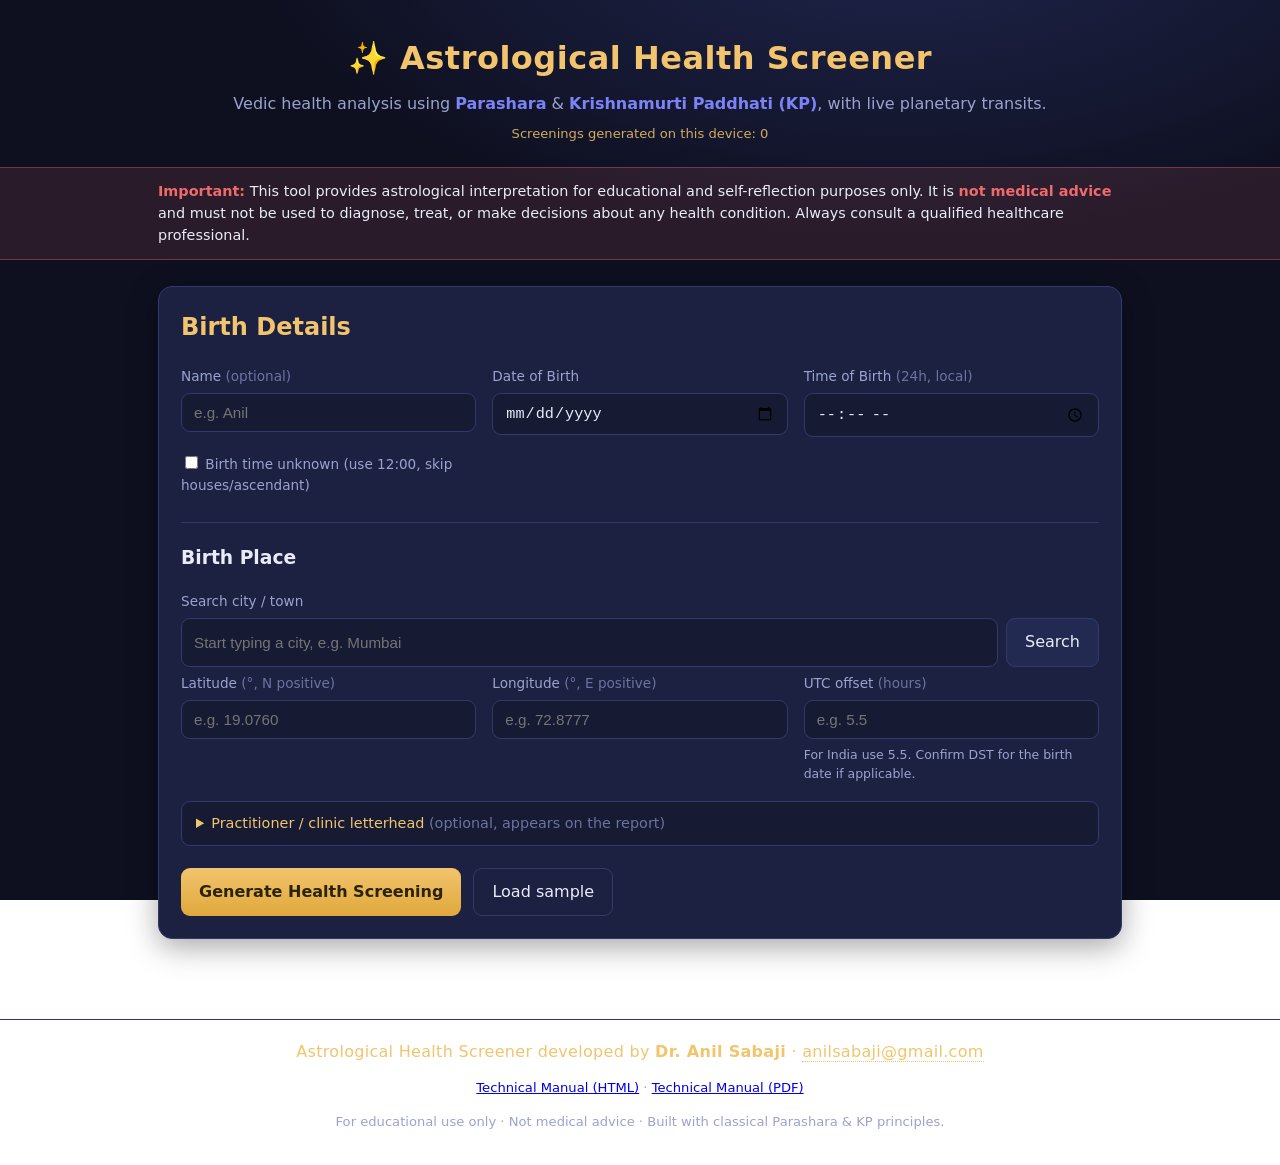
<file: index.html>
<!DOCTYPE html>
<html lang="en">
<head>
  <meta charset="UTF-8" />
  <meta name="viewport" content="width=device-width, initial-scale=1.0" />
  <title>Astrological Health Screener &middot; Parashara &amp; KP</title>
  <style>
:root {
  --bg: #0e1020;
  --bg-2: #161a33;
  --card: #1c2142;
  --card-2: #232a52;
  --line: #313a6b;
  --text: #e9ecf8;
  --muted: #9aa3cf;
  --gold: #f2c46d;
  --gold-2: #e0a83c;
  --indigo: #7c83f7;
  --green: #57c98a;
  --amber: #e8b84b;
  --red: #ef6a6a;
  --shadow: 0 8px 30px rgba(0,0,0,.35);
}

* { box-sizing: border-box; }
html, body { margin: 0; padding: 0; }
body {
  background: radial-gradient(1200px 600px at 70% -10%, #20264f 0%, var(--bg) 55%) fixed;
  color: var(--text);
  font-family: "Segoe UI", system-ui, -apple-system, Roboto, Helvetica, Arial, sans-serif;
  line-height: 1.55;
}
.wrap { max-width: 1000px; margin: 0 auto; padding: 0 18px; }

/* Header */
.site-header { padding: 34px 0 22px; text-align: center; }
.site-header h1 { margin: 0; font-size: 2rem; letter-spacing: .5px; color: var(--gold); }
.tagline { margin: 8px 0 0; color: var(--muted); }
.tagline strong { color: var(--indigo); }
.usage-counter { margin: 8px 0 0; color: var(--gold); font-size: .82rem; opacity: .85; }

.disclaimer-banner {
  background: rgba(239,106,106,.12);
  border-top: 1px solid rgba(239,106,106,.35);
  border-bottom: 1px solid rgba(239,106,106,.35);
  font-size: .9rem;
  padding: 12px 0;
}
.disclaimer-banner strong { color: var(--red); }

main.wrap { padding-top: 26px; padding-bottom: 60px; }

/* Cards */
.card {
  background: var(--card);
  border: 1px solid var(--line);
  border-radius: 14px;
  padding: 22px;
  margin-bottom: 20px;
  box-shadow: var(--shadow);
}
.card h2 { margin-top: 0; color: var(--gold); }
.card h3 { margin-top: 0; }
hr { border: none; border-top: 1px solid var(--line); margin: 20px 0; }

/* Form */
.grid { display: grid; grid-template-columns: repeat(3, 1fr); gap: 16px; }
.field { display: flex; flex-direction: column; }
.field-wide { grid-column: 1 / -1; }
label { font-size: .85rem; color: var(--muted); margin-bottom: 6px; }
.opt { color: #6b73a0; font-weight: normal; }
input[type="text"], input[type="number"], input[type="date"], input[type="time"] {
  background: var(--bg-2);
  border: 1px solid var(--line);
  border-radius: 9px;
  color: var(--text);
  padding: 10px 12px;
  font-size: .95rem;
}
input:focus { outline: 2px solid var(--indigo); border-color: var(--indigo); }
.hint { font-size: .78rem; color: var(--muted); margin: 6px 0 0; }

.city-search { display: flex; gap: 8px; }
.city-search input { flex: 1; }
.city-results {
  list-style: none; margin: 8px 0 0; padding: 0;
  border: 1px solid var(--line); border-radius: 9px; overflow: hidden;
  background: var(--bg-2);
}
.city-results li { padding: 9px 12px; cursor: pointer; border-bottom: 1px solid var(--line); }
.city-results li:last-child { border-bottom: none; }
.city-results li:hover { background: var(--card-2); }

.actions { display: flex; gap: 12px; margin-top: 22px; flex-wrap: wrap; }
button {
  font: inherit; cursor: pointer; border-radius: 9px; padding: 11px 18px; border: 1px solid var(--line);
  background: var(--card-2); color: var(--text); transition: .15s;
}
button:hover { border-color: var(--indigo); }
button.primary { background: linear-gradient(180deg, var(--gold) 0%, var(--gold-2) 100%); color: #2a2305; border: none; font-weight: 700; }
button.primary:hover { filter: brightness(1.06); }
button.ghost { background: transparent; }
.error { color: var(--red); margin-top: 12px; }

/* Overview / scores */
.meta { color: var(--muted); margin-top: 0; }
.score-row { display: flex; gap: 16px; flex-wrap: wrap; }
.score-box {
  flex: 1; min-width: 200px; border-radius: 12px; padding: 16px 18px; text-align: center;
  border: 1px solid var(--line); background: var(--card-2);
}
.score-box.parashara { border-color: rgba(124,131,247,.5); }
.score-box.kp { border-color: rgba(242,196,109,.5); }
.score-box.risk { border-color: rgba(239,106,106,.5); }
.score-box.d6 { border-color: rgba(87,201,138,.5); }
.score-box.risk .score-value { font-size: 1.6rem; padding-top: 8px; }
.risk-high { color: var(--red); }
.risk-moderate { color: var(--amber); }
.risk-low { color: var(--green); }

.forecast-highlight {
  margin-top: 16px; border-radius: 12px; padding: 16px 18px;
  background: linear-gradient(180deg, rgba(124,131,247,.14), rgba(124,131,247,.05));
  border: 1px solid rgba(124,131,247,.45);
}
.forecast-highlight h3 { margin: 0 0 8px; color: var(--gold); }
.forecast-highlight .focus-parts { margin-top: 10px; }
.forecast-highlight .focus-chip {
  display: inline-block; background: rgba(239,106,106,.16); border: 1px solid rgba(239,106,106,.4);
  color: #ffd0d0; border-radius: 999px; padding: 4px 12px; font-size: .85rem; margin: 4px 6px 0 0; font-weight: 600;
}
.forecast-highlight .issue-chip {
  display: inline-block; background: rgba(232,184,75,.14); border: 1px solid rgba(232,184,75,.4);
  color: var(--amber); border-radius: 999px; padding: 4px 12px; font-size: .85rem; margin: 4px 6px 0 0;
}
.period-pill {
  display: inline-block; background: var(--bg-2); border: 1px solid var(--indigo);
  color: var(--text); border-radius: 8px; padding: 4px 10px; font-size: .85rem; margin: 2px 4px 2px 0;
}
.score-label { display: block; color: var(--muted); font-size: .82rem; }
.score-value { display: block; font-size: 2.4rem; font-weight: 800; margin-top: 4px; }

/* Tabs */
.tabs { display: flex; gap: 6px; flex-wrap: wrap; margin-bottom: 16px; }
.tab {
  background: transparent; border: 1px solid var(--line); color: var(--muted);
  padding: 9px 16px; border-radius: 999px;
}
.tab.active { background: var(--indigo); color: #fff; border-color: var(--indigo); }
.tab-panel { display: none; }
.tab-panel.active { display: block; }

/* Tables */
.table-scroll { overflow-x: auto; }
.data-table { width: 100%; border-collapse: collapse; font-size: .9rem; }
.data-table th, .data-table td { padding: 9px 10px; text-align: left; border-bottom: 1px solid var(--line); white-space: nowrap; }
.data-table th { color: var(--gold); font-weight: 600; }
.data-table tbody tr:hover { background: var(--card-2); }
.data-table tr.row-current { background: rgba(124,131,247,.14); }

/* Severity bands (20-year timeline) */
.band { display:inline-block; padding:2px 9px; border-radius:6px; font-size:.72rem; font-weight:700; }
.band.low { background:rgba(87,201,138,.2); color:var(--green); }
.band.moderate { background:rgba(232,184,75,.2); color:var(--amber); }
.band.high { background:rgba(240,150,70,.25); color:#f0a050; }
.band.adverse { background:rgba(239,106,106,.22); color:var(--red); }
.band.fatal { background:rgba(150,20,40,.55); color:#ffd0d0; }
.table-scroll.tall { max-height:480px; overflow:auto; }
.table-scroll.tall thead th { position:sticky; top:0; background:var(--card); z-index:1; }
.timeline-svg { width:100%; height:auto; background:var(--bg-2); border:1px solid var(--line); border-radius:8px; }
.sub { font-size: .85rem; color: var(--muted); font-weight: normal; margin-left: 8px; }

.badge { display: inline-block; padding: 2px 8px; border-radius: 999px; font-size: .72rem; font-weight: 700; }
.badge.exalted { background: rgba(87,201,138,.2); color: var(--green); }
.badge.debilitated { background: rgba(239,106,106,.2); color: var(--red); }
.badge.own { background: rgba(242,196,109,.2); color: var(--gold); }
.badge.neutral { background: rgba(154,163,207,.15); color: var(--muted); }

/* Findings */
.finding {
  border-left: 4px solid var(--line); background: var(--card-2);
  border-radius: 0 10px 10px 0; padding: 12px 16px; margin: 12px 0;
}
.finding.high { border-left-color: var(--red); }
.finding.moderate { border-left-color: var(--amber); }
.finding.low { border-left-color: var(--indigo); }
.finding h4 { margin: 0 0 6px; display: flex; align-items: center; gap: 10px; }
.sev-tag { font-size: .68rem; padding: 2px 8px; border-radius: 999px; text-transform: uppercase; letter-spacing: .5px; }
.sev-tag.high { background: rgba(239,106,106,.2); color: var(--red); }
.sev-tag.moderate { background: rgba(232,184,75,.2); color: var(--amber); }
.sev-tag.low { background: rgba(124,131,247,.2); color: var(--indigo); }
.bodyparts { margin-top: 8px; }
.bodyparts .chip {
  display: inline-block; background: var(--bg-2); border: 1px solid var(--line);
  border-radius: 999px; padding: 3px 10px; font-size: .76rem; margin: 3px 4px 0 0; color: var(--muted);
}
.supportive { border-left-color: var(--green); }
.supportive li { margin: 6px 0; }

.summary-box { background: var(--bg-2); border: 1px solid var(--line); border-radius: 10px; padding: 14px 16px; margin-bottom: 14px; }

.flag {
  display: inline-block; margin: 6px 8px 0 0; padding: 6px 12px; border-radius: 8px;
  background: rgba(232,184,75,.15); border: 1px solid rgba(232,184,75,.4); color: var(--amber); font-size: .85rem;
}

.disclaimer-foot { background: var(--bg-2); }
.disclaimer-foot ul { margin: 8px 0 0; padding-left: 18px; color: var(--muted); font-size: .88rem; }
.disclaimer-foot li { margin: 6px 0; }

/* Ask-a-question */
.qa-examples { margin: 12px 0; }
.qa-examples .qa-chip {
  display: inline-block; cursor: pointer; background: var(--bg-2); border: 1px solid var(--line);
  border-radius: 999px; padding: 6px 12px; font-size: .82rem; margin: 4px 6px 0 0; color: var(--muted);
}
.qa-examples .qa-chip:hover { border-color: var(--indigo); color: var(--text); }
.qa-answer { margin-top: 16px; border-radius: 12px; padding: 16px 18px; border: 1px solid var(--line); background: var(--card-2); }
.qa-answer.high { border-left: 5px solid var(--red); }
.qa-answer.moderate { border-left: 5px solid var(--amber); }
.qa-answer.low { border-left: 5px solid var(--green); }
.qa-answer h4 { margin: 0 0 8px; }
.qa-likelihood { font-size: .72rem; padding: 3px 10px; border-radius: 999px; text-transform: uppercase; letter-spacing: .5px; margin-left: 8px; }
.qa-likelihood.high { background: rgba(239,106,106,.2); color: var(--red); }
.qa-likelihood.moderate { background: rgba(232,184,75,.2); color: var(--amber); }
.qa-likelihood.low { background: rgba(87,201,138,.2); color: var(--green); }
.qa-window { background: var(--bg-2); border: 1px solid var(--line); border-radius: 8px; padding: 8px 12px; margin: 6px 0; font-size: .9rem; }
.qa-window .when { color: var(--gold); font-weight: 600; }
.qa-disclaimer { color: var(--amber); margin-top: 16px; }

.site-footer { border-top: 1px solid var(--line); padding: 20px 0; color: var(--muted); font-size: .82rem; text-align: center; }
.site-footer .credit { font-size: 1rem; color: var(--gold); margin: 0 0 6px; letter-spacing: .3px; }
.site-footer .credit strong { color: var(--gold); }
.site-footer .credit a { color: var(--gold); text-decoration: none; border-bottom: 1px dotted var(--gold); }
.site-footer .credit a:hover { color: var(--gold-2); }

@media (max-width: 680px) {
  .grid { grid-template-columns: 1fr; }
  .site-header h1 { font-size: 1.55rem; }
}

/* Report actions (screen) */
.report-actions { display: flex; align-items: center; gap: 14px; margin-bottom: 16px; }
.report-date { color: var(--muted); font-size: .85rem; }

/* Letterhead */
.letterhead-config { margin-top: 18px; border: 1px solid var(--line); border-radius: 9px; padding: 10px 14px; background: var(--bg-2); }
.letterhead-config summary { cursor: pointer; color: var(--gold); font-size: .9rem; }
.letterhead-config .grid { margin-top: 14px; }
.letterhead {
  display: flex; align-items: center; gap: 18px; margin-bottom: 16px;
  padding: 16px 20px; border-radius: 12px;
  background: linear-gradient(135deg, #1c2142 0%, #2a2150 100%);
  border: 1px solid var(--gold); border-left: 6px solid var(--gold);
}
.letterhead .lh-logo { max-height: 64px; max-width: 64px; border-radius: 8px; object-fit: contain; background: #fff; padding: 4px; }
.letterhead .lh-name { font-size: 1.3rem; font-weight: 800; color: var(--gold); }
.letterhead .lh-tagline { color: var(--indigo); font-size: .95rem; margin-top: 2px; }
.letterhead .lh-contact { color: var(--muted); font-size: .85rem; margin-top: 4px; }

/* Native details block */
.native-details h2 { margin-top: 0; color: var(--gold); }
.kv-table { width: 100%; border-collapse: collapse; }
.kv-table th { text-align: left; width: 180px; color: var(--indigo); font-weight: 600; padding: 7px 10px; vertical-align: top; border-bottom: 1px solid var(--line); }
.kv-table td { padding: 7px 10px; border-bottom: 1px solid var(--line); }

/* Every-page developer footnote (print only) */
.print-footer { display: none; }

/* South Indian charts */
.charts-grid { display: grid; grid-template-columns: repeat(2, 1fr); gap: 18px; }
.south-chart-wrap { text-align: center; }
.south-chart-title { color: var(--gold); font-weight: 600; margin-bottom: 6px; font-size: .95rem; }
.south-chart {
  display: grid; grid-template-columns: repeat(4, 1fr); grid-template-rows: repeat(4, 1fr);
  aspect-ratio: 1 / 1; border: 2px solid var(--gold); background: var(--bg-2);
}
.sic-cell { border: 1px solid var(--line); padding: 3px 4px; position: relative; overflow: hidden; min-height: 0; }
.sic-cell .sic-sign { display: block; font-size: .6rem; color: var(--muted); }
.sic-cell .sic-bodies { display: block; font-size: .72rem; color: var(--text); font-weight: 600; line-height: 1.25; }
.sic-cell .sic-deg { color: var(--muted); font-size: .58rem; font-weight: 400; }
.sic-cell.lagna { background: rgba(242,196,109,.16); }
.sic-cell.lagna::after { content: "La"; position: absolute; top: 2px; right: 3px; font-size: .55rem; color: var(--gold); font-weight: 700; }
.sic-center { grid-column: 2 / 4; grid-row: 2 / 4; display: flex; align-items: center; justify-content: center; text-align: center; color: var(--indigo); font-weight: 700; font-size: .8rem; border: 1px solid var(--line); }

/* North Indian chart */
.north-chart-wrap { text-align: center; }
.north-chart { width: 100%; height: auto; aspect-ratio: 1 / 1; background: var(--bg-2); border: 1px solid var(--line); border-radius: 4px; }

/* Chart format toggle */
.chart-fmt-toggle { float: right; }
.fmt-btn { font-size: .75rem; padding: 5px 12px; border-radius: 999px; border: 1px solid var(--line); background: transparent; color: var(--muted); }
.fmt-btn.active { background: var(--indigo); color: #fff; border-color: var(--indigo); }

@media (max-width: 680px) { .charts-grid { grid-template-columns: 1fr; } }

/* ============ PRINT / SAVE-AS-PDF (vibrant colour) ============ */
@media print {
  @page { margin: 12mm 10mm 18mm; }
  /* Force browsers to render background colours/gradients in the PDF */
  * { -webkit-print-color-adjust: exact !important; print-color-adjust: exact !important; color-adjust: exact !important; }

  body { background: #0e1020 !important; }
  .wrap { max-width: none; padding: 0 6mm; }

  /* Developer footnote repeated on every printed page */
  .print-footer {
    display: block !important; position: fixed; left: 0; right: 0; bottom: 0;
    text-align: center; font-size: 8pt; color: var(--gold);
    background: #0e1020; border-top: 1px solid var(--gold); padding: 4px 0;
  }
  /* Native details should lead the report */
  #results .native-details { page-break-after: avoid; }

  /* Hide interactive / input-only chrome */
  #form-card, .tabs, .report-actions, .actions,
  .city-search, .city-results, #qa-examples, .qa-examples,
  #qa-btn, #qa-input, .usage-counter, .chart-fmt-toggle { display: none !important; }

  /* Show every tab panel as one continuous report */
  .tab-panel { display: block !important; page-break-inside: auto; }
  #results { display: block !important; }

  /* Keep the vibrant theme; just tidy spacing & avoid awkward splits */
  .card, .letterhead, .finding, .qa-answer, .score-box, .forecast-highlight {
    box-shadow: none !important; page-break-inside: avoid;
  }
  .letterhead { display: flex !important; }
  .table-scroll { overflow: visible !important; }
  .data-table { font-size: 8.5pt; }

  /* Major sections start on a fresh page */
  #tab-chart, #tab-parashara, #tab-kp, #tab-dasha, #tab-d6, #tab-divisional { page-break-before: always; }
  #tab-timeline { page-break-before: always; }
  /* Show the full timeline table (no scroll clipping) and keep the graph whole */
  .table-scroll.tall { max-height: none !important; overflow: visible !important; }
  #timeline-graph { page-break-inside: avoid; }

  /* Compact single-row charts in the printed report */
  #charts-card { page-break-inside: avoid; }
  .charts-grid { grid-template-columns: repeat(4, 1fr) !important; gap: 6px !important; }
  .south-chart-title { font-size: 7pt; }
  .sic-cell .sic-bodies { font-size: 6pt; line-height: 1.1; }
  .sic-cell .sic-sign { font-size: 5pt; }
  .sic-cell .sic-deg { font-size: 5pt; }
  .sic-center { font-size: 6pt; }
}

  </style>
</head>
<body>
  <header class="site-header">
    <div class="wrap">
      <h1>&#10024; Astrological Health Screener</h1>
      <p class="tagline">Vedic health analysis using <strong>Parashara</strong> &amp; <strong>Krishnamurti Paddhati (KP)</strong>, with live planetary transits.</p>
      <p class="usage-counter" id="usage-counter"></p>
    </div>
  </header>

  <div class="disclaimer-banner">
    <div class="wrap">
      <strong>Important:</strong> This tool provides astrological interpretation for educational and
      self-reflection purposes only. It is <strong>not medical advice</strong> and must not be used to
      diagnose, treat, or make decisions about any health condition. Always consult a qualified
      healthcare professional.
    </div>
  </div>

  <main class="wrap">
    <!-- ================= INPUT FORM ================= -->
    <section class="card" id="form-card">
      <h2>Birth Details</h2>
      <form id="birth-form" autocomplete="off">
        <div class="grid">
          <div class="field">
            <label for="name">Name <span class="opt">(optional)</span></label>
            <input type="text" id="name" placeholder="e.g. Anil" />
          </div>

          <div class="field">
            <label for="dob">Date of Birth</label>
            <input type="date" id="dob" required />
          </div>

          <div class="field">
            <label for="tob">Time of Birth <span class="opt">(24h, local)</span></label>
            <input type="time" id="tob" required step="60" />
          </div>

          <div class="field">
            <label for="unknown-time">
              <input type="checkbox" id="unknown-time" /> Birth time unknown (use 12:00, skip houses/ascendant)
            </label>
          </div>
        </div>

        <hr />

        <h3>Birth Place</h3>
        <div class="grid">
          <div class="field field-wide">
            <label for="city">Search city / town</label>
            <div class="city-search">
              <input type="text" id="city" placeholder="Start typing a city, e.g. Mumbai" />
              <button type="button" id="city-btn">Search</button>
            </div>
            <ul id="city-results" class="city-results" hidden></ul>
            <p class="hint" id="place-resolved"></p>
          </div>
        </div>

        <div class="grid">
          <div class="field">
            <label for="lat">Latitude <span class="opt">(&deg;, N positive)</span></label>
            <input type="number" id="lat" step="0.0001" min="-90" max="90" placeholder="e.g. 19.0760" required />
          </div>
          <div class="field">
            <label for="lon">Longitude <span class="opt">(&deg;, E positive)</span></label>
            <input type="number" id="lon" step="0.0001" min="-180" max="180" placeholder="e.g. 72.8777" required />
          </div>
          <div class="field">
            <label for="tz">UTC offset <span class="opt">(hours)</span></label>
            <input type="number" id="tz" step="0.25" min="-12" max="14" placeholder="e.g. 5.5" required />
            <p class="hint">For India use 5.5. Confirm DST for the birth date if applicable.</p>
          </div>
        </div>

        <details class="letterhead-config">
          <summary>Practitioner / clinic letterhead <span class="opt">(optional, appears on the report)</span></summary>
          <div class="grid">
            <div class="field">
              <label for="lh-name">Practitioner / clinic name</label>
              <input type="text" id="lh-name" value="Dr. Anil Sabaji" />
            </div>
            <div class="field">
              <label for="lh-tagline">Tagline / credentials</label>
              <input type="text" id="lh-tagline" placeholder="Vedic Astrologer &amp; Health Consultant" value="Vedic Astrologer &amp; Health Consultant" />
            </div>
            <div class="field">
              <label for="lh-contact">Contact (email / phone / address)</label>
              <input type="text" id="lh-contact" value="anilsabaji@gmail.com" />
            </div>
            <div class="field">
              <label for="lh-logo">Logo image <span class="opt">(optional)</span></label>
              <input type="file" id="lh-logo" accept="image/*" />
            </div>
          </div>
        </details>

        <div class="actions">
          <button type="submit" class="primary" id="run-btn">Generate Health Screening</button>
          <button type="button" id="sample-btn" class="ghost">Load sample</button>
        </div>
        <p class="error" id="form-error" hidden></p>
      </form>
    </section>

    <!-- ================= RESULTS ================= -->
    <section id="results" hidden>
      <div class="letterhead" id="letterhead" hidden>
        <img id="lh-logo-img" class="lh-logo" alt="logo" hidden />
        <div class="lh-text">
          <div class="lh-name" id="lh-name-out"></div>
          <div class="lh-tagline" id="lh-tagline-out"></div>
          <div class="lh-contact" id="lh-contact-out"></div>
        </div>
      </div>
      <div class="report-actions">
        <button type="button" id="print-btn" class="primary">&#128424; Print / Save as PDF</button>
        <button type="button" id="download-btn" class="ghost">&#11015; Download report (HTML)</button>
        <span class="report-date" id="report-date"></span>
      </div>

      <div class="card native-details" id="native-details">
        <h2>Native Details</h2>
        <table class="kv-table">
          <tbody>
            <tr><th>Name</th><td id="nd-name">&mdash;</td></tr>
            <tr><th>Date of Birth</th><td id="nd-dob">&mdash;</td></tr>
            <tr><th>Time of Birth</th><td id="nd-tob">&mdash;</td></tr>
            <tr><th>Place of Birth</th><td id="nd-place">&mdash;</td></tr>
          </tbody>
        </table>
      </div>

      <div class="card" id="charts-card">
        <h2>Charts
          <span class="chart-fmt-toggle">
            <button type="button" id="fmt-south" class="fmt-btn active">South Indian</button>
            <button type="button" id="fmt-north" class="fmt-btn">North Indian</button>
          </span>
        </h2>
        <div class="charts-grid" id="charts-grid"></div>
        <p class="hint">Signs are fixed; the Ascendant/Lagna cell is highlighted (La). D1 Rasi, D9 Navamsa, D3 Drekkana and D6 Shashthamsa are the charts used in this screening.</p>
      </div>
      <div class="card" id="overview-card">
        <h2>Screening Overview</h2>
        <p id="overview-meta" class="meta"></p>
        <div class="score-row">
          <div class="score-box parashara">
            <span class="score-label">Parashara vitality index</span>
            <span class="score-value" id="par-score">--</span>
          </div>
          <div class="score-box kp">
            <span class="score-label">KP health index</span>
            <span class="score-value" id="kp-score">--</span>
          </div>
          <div class="score-box risk">
            <span class="score-label">Current-period risk</span>
            <span class="score-value" id="risk-level">--</span>
          </div>
          <div class="score-box d6">
            <span class="score-label">D6 health index</span>
            <span class="score-value" id="d6-score">--</span>
          </div>
        </div>
        <div id="forecast-highlight" class="forecast-highlight" hidden></div>
      </div>

      <nav class="tabs" id="tabs">
        <button class="tab active" data-tab="ask">&#128172; Ask a Question</button>
        <button class="tab" data-tab="chart">Birth Chart</button>
        <button class="tab" data-tab="transits">Current Transits</button>
        <button class="tab" data-tab="parashara">Parashara Analysis</button>
        <button class="tab" data-tab="kp">KP Analysis</button>
        <button class="tab" data-tab="dasha">Dasha &amp; Forecast</button>
        <button class="tab" data-tab="kpdasha">KP Dasha</button>
        <button class="tab" data-tab="timeline">20-Yr Health</button>
        <button class="tab" data-tab="d6">D6 Health</button>
        <button class="tab" data-tab="shadbala">Shadbala</button>
        <button class="tab" data-tab="divisional">Divisionals (D3)</button>
      </nav>

      <div class="tab-panel active" id="tab-ask">
        <div class="card">
          <h3>Ask a specific health question</h3>
          <p class="hint">Type a question in plain English. The module identifies the health theme, runs the relevant
            astrological calculations (significators, D6, dasha timing, maraka points) and answers with a likelihood,
            the most implicated organ/area, and the most sensitive time window.</p>
          <div class="city-search">
            <input type="text" id="qa-input" placeholder="e.g. Will I get a heart attack? / Will I get cancer? / Any risk to my kidneys?" />
            <button type="button" id="qa-btn" class="primary">Ask</button>
          </div>
          <div class="qa-examples" id="qa-examples"></div>
          <div id="qa-out"></div>
          <p class="hint qa-disclaimer">&#9888; Answers are astrological <em>indications and risk-sensitive periods</em>, not a
            medical diagnosis or a prediction of certainty. For any genuine health concern &mdash; especially serious ones &mdash;
            please consult a qualified medical professional and get appropriate screening.</p>
        </div>
      </div>

      <div class="tab-panel" id="tab-chart">
        <div class="card">
          <h3>Natal Chart <span class="sub" id="chart-asc"></span></h3>
          <div class="table-scroll">
            <table class="data-table" id="natal-table">
              <thead>
                <tr><th>Body</th><th>Sign</th><th>Deg</th><th>Nakshatra</th><th>Pada</th><th>Sub-Lord</th><th>House (P)</th><th>House (WS)</th><th>Dignity</th><th>Strength (Rupas)</th></tr>
              </thead>
              <tbody></tbody>
            </table>
          </div>
          <p class="hint">P = Placidus house (KP) &middot; WS = Whole-sign house (Parashara) &middot; Strength = total Shadbala in Rupas (green = strong, amber = moderate, red = weak; &#8478; retrograde, &#9737; combust). Ayanamsa: Lahiri.</p>
        </div>
        <div class="card" id="neecha-out"></div>
      </div>

      <div class="tab-panel" id="tab-transits">
        <div class="card">
          <h3>Current Planetary Transits <span class="sub" id="transit-time"></span></h3>
          <div class="table-scroll">
            <table class="data-table" id="transit-table">
              <thead>
                <tr><th>Body</th><th>Sign</th><th>Deg</th><th>Nakshatra</th><th>Sub-Lord</th><th>Transits natal house</th></tr>
              </thead>
              <tbody></tbody>
            </table>
          </div>
          <p class="hint">Gochara (transit) through natal whole-sign houses. Transits over the natal Ascendant, Moon and houses 6/8/12 are most relevant to health timing.</p>
          <div id="transit-flags"></div>
        </div>
      </div>

      <div class="tab-panel" id="tab-parashara">
        <div class="card" id="parashara-out"></div>
        <div class="card" id="accident-out"></div>
      </div>

      <div class="tab-panel" id="tab-kp">
        <div class="card" id="kp-out"></div>
      </div>

      <div class="tab-panel" id="tab-dasha">
        <div class="card">
          <h3>Vimshottari Dasha <span class="sub" id="dasha-meta"></span></h3>
          <div class="table-scroll">
            <table class="data-table" id="dasha-table">
              <thead>
                <tr><th>Level</th><th>Lord</th><th>From</th><th>To</th></tr>
              </thead>
              <tbody></tbody>
            </table>
          </div>
          <p class="hint">Running Maha &middot; Antar &middot; Pratyantar periods as of today (365.25-day year).</p>
        </div>
        <div class="card" id="forecast-out"></div>
        <div class="card">
          <h3>Upcoming Maha Dashas <span class="sub">Parashara health verdict</span></h3>
          <div class="table-scroll">
            <table class="data-table" id="par-md-table">
              <thead><tr><th></th><th>Maha Dasha</th><th>From</th><th>To</th><th>Basis</th><th>Verdict</th></tr></thead>
              <tbody></tbody>
            </table>
          </div>
        </div>
        <div class="card">
          <h3>Antar Dashas <span class="sub">current &amp; upcoming (~40 yrs)</span></h3>
          <div class="table-scroll">
            <table class="data-table" id="par-ad-table">
              <thead><tr><th></th><th>Maha</th><th>Antar</th><th>From</th><th>To</th><th>Verdict</th></tr></thead>
              <tbody></tbody>
            </table>
          </div>
        </div>
        <div class="card">
          <h3>Pratyantar Dashas <span class="sub">current &amp; next Antar Dasha</span></h3>
          <div class="table-scroll">
            <table class="data-table" id="par-pd-table">
              <thead><tr><th></th><th>Maha</th><th>Antar</th><th>Pratyantar</th><th>From</th><th>To</th><th>Verdict</th></tr></thead>
              <tbody></tbody>
            </table>
          </div>
        </div>
        <div class="card" id="par-sensitive-out"></div>
      </div>

      <div class="tab-panel" id="tab-kpdasha">
        <div class="card" id="kpdasha-out"></div>
        <div class="card">
          <h3>Upcoming Maha Dashas <span class="sub">KP health verdict</span></h3>
          <div class="table-scroll">
            <table class="data-table" id="kp-md-table">
              <thead><tr><th></th><th>Maha Dasha</th><th>From</th><th>To</th><th>Signifies</th><th>KP Health</th></tr></thead>
              <tbody></tbody>
            </table>
          </div>
        </div>
        <div class="card">
          <h3>Antar Dashas <span class="sub">current &amp; upcoming (~40 yrs)</span></h3>
          <div class="table-scroll">
            <table class="data-table" id="kp-ad-table">
              <thead><tr><th></th><th>Maha</th><th>Antar</th><th>From</th><th>To</th><th>KP Health</th></tr></thead>
              <tbody></tbody>
            </table>
          </div>
        </div>
        <div class="card">
          <h3>Pratyantar Dashas <span class="sub">current &amp; next Antar Dasha</span></h3>
          <div class="table-scroll">
            <table class="data-table" id="kp-pd-table">
              <thead><tr><th></th><th>Maha</th><th>Antar</th><th>Pratyantar</th><th>From</th><th>To</th><th>KP Health</th></tr></thead>
              <tbody></tbody>
            </table>
          </div>
        </div>
        <div class="card" id="kp-sensitive-out"></div>
      </div>

      <div class="tab-panel" id="tab-timeline">
        <div class="card">
          <h3>Health Timeline <span class="sub" id="timeline-range"></span>
            <span class="chart-fmt-toggle">
              <button type="button" id="tl-10" class="fmt-btn">10 yrs</button>
              <button type="button" id="tl-20" class="fmt-btn active">20 yrs</button>
              <button type="button" id="tl-30" class="fmt-btn">30 yrs</button>
            </span>
          </h3>
          <p class="hint">Vitality over the coming years from both systems &mdash; <span style="color:var(--indigo)">&#9632; Parashara</span> and <span style="color:var(--gold)">&#9632; KP</span>. Higher = better. Considers the 22nd Drekkana &amp; 64th Navamsa. Severity is relative within the chosen window.</p>
          <div id="timeline-graph"></div>
        </div>
        <div class="card">
          <h3>Period-by-period (Maha &middot; Antar &middot; Pratyantar)</h3>
          <div class="table-scroll tall">
            <table class="data-table" id="timeline-table">
              <thead>
                <tr><th>Dasha (MD-AD-PD)</th><th>Date range (dd/mm/yyyy)</th><th>Area of concern</th><th>Parashara</th><th>KP</th></tr>
              </thead>
              <tbody></tbody>
            </table>
          </div>
          <p class="hint">Severity bands: Low / Moderate / High / Adverse / Fatal. "Fatal" is reserved for the most critical maraka-triggered windows and denotes the astrologically most demanding periods &mdash; it is NOT a prediction of death. Use for preventive care only.</p>
        </div>
      </div>

      <div class="tab-panel" id="tab-d6">
        <div class="card">
          <h3>D6 Shashthamsa &mdash; Health Chart <span class="sub" id="d6-asc"></span></h3>
          <div class="table-scroll">
            <table class="data-table" id="d6-table">
              <thead>
                <tr><th>Body</th><th>D6 Sign</th><th>D6 House</th></tr>
              </thead>
              <tbody></tbody>
            </table>
          </div>
          <p class="hint">Shashthamsa (D6): each sign split into six 5&deg; parts (odd signs reckoned from Aries, even from Libra). This is the classical divisional chart for <strong>health &amp; disease</strong>; houses 1/6/8/12 here are read for vulnerability.</p>
        </div>
        <div class="card" id="d6-out"></div>
      </div>

      <div class="tab-panel" id="tab-shadbala">
        <div class="card">
          <h3>Shadbala &mdash; Six-fold Planetary Strength <span class="sub">with motion, direction &amp; declination</span></h3>
          <div class="table-scroll">
            <table class="data-table" id="shadbala-table">
              <thead>
                <tr><th>Planet</th><th>Sthana</th><th>Dig</th><th>Kala</th><th>Cheshta</th><th>Naisargika</th><th>Drik</th><th>Total (Rupas)</th><th>Req.</th><th>Status</th><th>Speed &deg;/day</th><th>Motion</th><th>Decl.</th></tr>
              </thead>
              <tbody></tbody>
            </table>
          </div>
          <p class="hint">Total in Rupas (60 Virupas = 1 Rupa) vs the classical required strength. A planet below requirement, combust, retrograde or slow is functionally weaker. Some Kala sub-balas are approximated; declination assumes ~0 latitude.</p>
        </div>
        <div class="card" id="shadbala-out"></div>
      </div>

      <div class="tab-panel" id="tab-divisional">
        <div class="card">
          <h3>Longevity / Maraka points</h3>
          <div id="maraka-out"></div>
        </div>
        <div class="card">
          <h3>D3 Drekkana Chart <span class="sub" id="d3-asc"></span></h3>
          <div class="table-scroll">
            <table class="data-table" id="d3-table">
              <thead>
                <tr><th>Body</th><th>D3 Sign</th><th>D3 House</th></tr>
              </thead>
              <tbody></tbody>
            </table>
          </div>
          <p class="hint">Drekkana (D3): each sign split into three 10&deg; parts (1st = same sign, 2nd = 5th sign, 3rd = 9th sign). Used here for constitution/longevity context.</p>
        </div>
      </div>

      <div class="card disclaimer-foot">
        <h3>Methodology &amp; Limitations</h3>
        <ul>
          <li>Planetary positions use a compact analytical ephemeris (Schlyter's method) with the Lahiri ayanamsa for sidereal longitudes. Accuracy is within a few arc-minutes &mdash; sufficient for sign, nakshatra and KP sub-divisions.</li>
          <li>Parashara analysis uses whole-sign houses; KP analysis uses Placidus cusps and cuspal sub-lords.</li>
          <li>Interpretations are rule-based summaries of classical significations, not a substitute for an experienced astrologer or, above all, a medical professional.</li>
        </ul>
      </div>
    </section>
  </main>

  <footer class="site-footer">
    <div class="wrap">
      <p class="credit">Astrological Health Screener developed by <strong>Dr. Anil Sabaji</strong> &middot; <a href="mailto:anilsabaji@gmail.com">anilsabaji@gmail.com</a></p>
      <p><a href="manual.html" target="_blank">Technical Manual (HTML)</a> &middot; <a href="manual.pdf" target="_blank">Technical Manual (PDF)</a></p>
      <p>For educational use only &middot; Not medical advice &middot; Built with classical Parashara &amp; KP principles.</p>
    </div>
  </footer>

  <div class="print-footer" id="print-footer">Astrological Health Screener &mdash; developed by Dr. Anil Sabaji &middot; anilsabaji@gmail.com</div>

  <!-- All engine + UI code inlined for standalone deployment -->
  <script>
/* ===== js/ephemeris.js ===== */
/*
 * ephemeris.js
 * Geocentric ecliptic longitudes (TROPICAL) for Sun, Moon, Mercury..Saturn and
 * the lunar nodes (Rahu/Ketu), using Paul Schlyter's compact orbital-element
 * method with the major perturbation terms for the Moon, Jupiter and Saturn.
 *
 * Accuracy: ~1-2 arc minutes for Sun/Moon and inner planets, a few arc minutes
 * for Jupiter/Saturn -- more than enough to determine rasi (sign), nakshatra and
 * KP sub-divisions reliably.
 *
 * Reference method: Paul Schlyter, "Computing planetary positions"
 * (https://stjarnhimlen.se/comp/ppcomp.html). Algorithm re-implemented here;
 * no source text reproduced.
 *
 * Works in the browser (attaches to window.AHS) and in Node (module.exports).
 */
(function (root) {
  "use strict";

  var DEG = Math.PI / 180;
  var RAD = 180 / Math.PI;

  function rev(x) { // normalize to 0..360
    x = x % 360;
    return x < 0 ? x + 360 : x;
  }
  function sind(x) { return Math.sin(x * DEG); }
  function cosd(x) { return Math.cos(x * DEG); }
  function tand(x) { return Math.tan(x * DEG); }
  function asind(x) { return Math.asin(x) * RAD; }
  function atan2d(y, x) { return Math.atan2(y, x) * RAD; }

  // Solve Kepler's equation, returns eccentric anomaly E (deg)
  function kepler(M, e) {
    M = rev(M);
    var E = M + e * RAD * sind(M) * (1 + e * cosd(M));
    var delta;
    var i = 0;
    do {
      var E0 = E;
      delta = (E0 - e * RAD * sind(E0) - M) / (1 - e * cosd(E0));
      E = E0 - delta;
      i++;
    } while (Math.abs(delta) > 1e-7 && i < 100);
    return E;
  }

  /*
   * Orbital elements as a function of d = days since 2000 Jan 0.0 TT
   * (i.e. d = JD - 2451543.5).
   */
  function elements(d) {
    return {
      Sun: {
        N: 0.0, i: 0.0,
        w: 282.9404 + 4.70935e-5 * d,
        a: 1.0,
        e: 0.016709 - 1.151e-9 * d,
        M: 356.0470 + 0.9856002585 * d
      },
      Moon: {
        N: 125.1228 - 0.0529538083 * d, i: 5.1454,
        w: 318.0634 + 0.1643573223 * d,
        a: 60.2666, // Earth radii
        e: 0.054900,
        M: 115.3654 + 13.0649929509 * d
      },
      Mercury: {
        N: 48.3313 + 3.24587e-5 * d, i: 7.0047 + 5.00e-8 * d,
        w: 29.1241 + 1.01444e-5 * d,
        a: 0.387098,
        e: 0.205635 + 5.59e-10 * d,
        M: 168.6562 + 4.0923344368 * d
      },
      Venus: {
        N: 76.6799 + 2.46590e-5 * d, i: 3.3946 + 2.75e-8 * d,
        w: 54.8910 + 1.38374e-5 * d,
        a: 0.723330,
        e: 0.006773 - 1.302e-9 * d,
        M: 48.0052 + 1.6021302244 * d
      },
      Mars: {
        N: 49.5574 + 2.11081e-5 * d, i: 1.8497 - 1.78e-8 * d,
        w: 286.5016 + 2.92961e-5 * d,
        a: 1.523688,
        e: 0.093405 + 2.516e-9 * d,
        M: 18.6021 + 0.5240207766 * d
      },
      Jupiter: {
        N: 100.4542 + 2.76854e-5 * d, i: 1.3030 - 1.557e-7 * d,
        w: 273.8777 + 1.64505e-5 * d,
        a: 5.20256,
        e: 0.048498 + 4.469e-9 * d,
        M: 19.8950 + 0.0830853001 * d
      },
      Saturn: {
        N: 113.6634 + 2.38980e-5 * d, i: 2.4886 - 1.081e-7 * d,
        w: 339.3939 + 2.97661e-5 * d,
        a: 9.55475,
        e: 0.055546 - 9.499e-9 * d,
        M: 316.9670 + 0.0334442282 * d
      }
    };
  }

  // Heliocentric rectangular ecliptic coords for a planet element set.
  function helioRect(el) {
    var E = kepler(el.M, el.e);
    var xv = el.a * (cosd(E) - el.e);
    var yv = el.a * Math.sqrt(1 - el.e * el.e) * sind(E);
    var v = atan2d(yv, xv);
    var r = Math.sqrt(xv * xv + yv * yv);
    var vw = v + el.w;
    var xh = r * (cosd(el.N) * cosd(vw) - sind(el.N) * sind(vw) * cosd(el.i));
    var yh = r * (sind(el.N) * cosd(vw) + cosd(el.N) * sind(vw) * cosd(el.i));
    var zh = r * (sind(vw) * sind(el.i));
    return { x: xh, y: yh, z: zh, r: r, v: v };
  }

  /*
   * Returns an object keyed by planet name with TROPICAL geocentric ecliptic
   * longitude in degrees [0,360), plus Rahu/Ketu (mean lunar nodes).
   *   d : days since 2000 Jan 0.0 = JD - 2451543.5
   */
  function tropicalLongitudes(d) {
    var el = elements(d);
    var out = {};

    // --- Sun (geocentric == its own orbit longitude) ---
    var sun = helioRect(el.Sun);
    var lonsun = rev(sun.v + el.Sun.w);
    var rs = sun.r;
    out.Sun = rev(lonsun);
    var xs = rs * cosd(lonsun);
    var ys = rs * sind(lonsun);

    // --- Moon (geocentric) with main perturbations ---
    var moon = helioRect(el.Moon);
    var mlon = atan2d(moon.y, moon.x);
    var mlat = atan2d(moon.z, Math.sqrt(moon.x * moon.x + moon.y * moon.y));

    var Ms = el.Sun.M, Mm = el.Moon.M;
    var Ls = rev(Ms + el.Sun.w);            // Sun mean longitude
    var Lm = rev(Mm + el.Moon.w + el.Moon.N); // Moon mean longitude
    var D = rev(Lm - Ls);                    // mean elongation
    var F = rev(Lm - el.Moon.N);             // argument of latitude

    var dLon =
      -1.274 * sind(Mm - 2 * D) +
      0.658 * sind(2 * D) +
      -0.186 * sind(Ms) +
      -0.059 * sind(2 * Mm - 2 * D) +
      -0.057 * sind(Mm - 2 * D + Ms) +
      0.053 * sind(Mm + 2 * D) +
      0.046 * sind(2 * D - Ms) +
      0.041 * sind(Mm - Ms) +
      -0.035 * sind(D) +
      -0.031 * sind(Mm + Ms) +
      -0.015 * sind(2 * F - 2 * D) +
      0.011 * sind(Mm - 4 * D);
    mlon = rev(mlon + dLon);
    out.Moon = mlon;

    // --- Planets: heliocentric -> geocentric ---
    var planets = ["Mercury", "Venus", "Mars", "Jupiter", "Saturn"];
    var rect = {};
    for (var p = 0; p < planets.length; p++) {
      rect[planets[p]] = helioRect(el[planets[p]]);
    }

    // Perturbations for Jupiter & Saturn (mutual), using mean anomalies.
    var Mj = el.Jupiter.M, Msa = el.Saturn.M;
    var pertJ =
      -0.332 * sind(2 * Mj - 5 * Msa - 67.6) +
      -0.056 * sind(2 * Mj - 2 * Msa + 21) +
      0.042 * sind(3 * Mj - 5 * Msa + 21) +
      -0.036 * sind(Mj - 2 * Msa) +
      0.022 * cosd(Mj - Msa) +
      0.023 * sind(2 * Mj - 3 * Msa + 52) +
      -0.016 * sind(Mj - 5 * Msa - 69);
    var pertS =
      0.812 * sind(2 * Mj - 5 * Msa - 67.6) +
      -0.229 * cosd(2 * Mj - 4 * Msa - 2) +
      0.119 * sind(Mj - 2 * Msa - 3) +
      0.046 * sind(2 * Mj - 6 * Msa - 69) +
      0.014 * sind(Mj - 3 * Msa + 32);

    for (var k = 0; k < planets.length; k++) {
      var name = planets[k];
      var rc = rect[name];
      var xg = rc.x + xs;
      var yg = rc.y + ys;
      var zg = rc.z;
      var lon = rev(atan2d(yg, xg));
      if (name === "Jupiter") lon = rev(lon + pertJ);
      if (name === "Saturn") lon = rev(lon + pertS);
      out[name] = lon;
    }

    // --- Lunar nodes (mean) ---
    var rahu = rev(el.Moon.N); // mean ascending node longitude
    out.Rahu = rahu;
    out.Ketu = rev(rahu + 180);

    return out;
  }

  // Obliquity of the ecliptic (deg) for days since 2000 Jan 0.0
  function obliquity(d) {
    return 23.4393 - 3.563e-7 * d;
  }

  var api = {
    tropicalLongitudes: tropicalLongitudes,
    obliquity: obliquity,
    rev: rev,
    _kepler: kepler,
    _elements: elements
  };

  root.AHS = root.AHS || {};
  root.AHS.ephemeris = api;
  if (typeof module !== "undefined" && module.exports) module.exports = api;
})(typeof window !== "undefined" ? window : globalThis);


/* ===== js/astro-core.js ===== */
/*
 * astro-core.js
 * Core Vedic/KP astrology computations built on top of ephemeris.js:
 *   - Julian Day from local date/time + timezone
 *   - Lahiri (Chitrapaksha) ayanamsa and tropical->sidereal conversion
 *   - Nakshatra + pada
 *   - KP sub-lord (Vimshottari 249 sub-division)
 *   - Sidereal Ascendant (Lagna)
 *   - Placidus house cusps (used by KP)
 *   - Whole-sign house assignment (used by Parashara)
 *
 * Works in the browser (window.AHS) and Node (module.exports).
 */
(function (root) {
  "use strict";

  var eph = (typeof require !== "undefined")
    ? require("./ephemeris.js")
    : root.AHS.ephemeris;

  var DEG = Math.PI / 180, RAD = 180 / Math.PI;
  function rev(x) { x = x % 360; return x < 0 ? x + 360 : x; }
  function sind(x) { return Math.sin(x * DEG); }
  function cosd(x) { return Math.cos(x * DEG); }
  function tand(x) { return Math.tan(x * DEG); }
  function atan2d(y, x) { return Math.atan2(y, x) * RAD; }
  function asind(x) { return Math.asin(Math.max(-1, Math.min(1, x))) * RAD; }
  function acosd(x) { return Math.acos(Math.max(-1, Math.min(1, x))) * RAD; }

  var SIGNS = ["Aries", "Taurus", "Gemini", "Cancer", "Leo", "Virgo",
    "Libra", "Scorpio", "Sagittarius", "Capricorn", "Aquarius", "Pisces"];

  // Sign lords (rulers) -- traditional (no outer planets)
  var SIGN_LORD = ["Mars", "Venus", "Mercury", "Moon", "Sun", "Mercury",
    "Venus", "Mars", "Jupiter", "Saturn", "Saturn", "Jupiter"];

  // 27 Nakshatras with their Vimshottari lords
  var NAKSHATRAS = [
    ["Ashwini", "Ketu"], ["Bharani", "Venus"], ["Krittika", "Sun"],
    ["Rohini", "Moon"], ["Mrigashira", "Mars"], ["Ardra", "Rahu"],
    ["Punarvasu", "Jupiter"], ["Pushya", "Saturn"], ["Ashlesha", "Mercury"],
    ["Magha", "Ketu"], ["Purva Phalguni", "Venus"], ["Uttara Phalguni", "Sun"],
    ["Hasta", "Moon"], ["Chitra", "Mars"], ["Swati", "Rahu"],
    ["Vishakha", "Jupiter"], ["Anuradha", "Saturn"], ["Jyeshtha", "Mercury"],
    ["Mula", "Ketu"], ["Purva Ashadha", "Venus"], ["Uttara Ashadha", "Sun"],
    ["Shravana", "Moon"], ["Dhanishta", "Mars"], ["Shatabhisha", "Rahu"],
    ["Purva Bhadrapada", "Jupiter"], ["Uttara Bhadrapada", "Saturn"], ["Revati", "Mercury"]
  ];

  // Vimshottari dasha order and years (sum 120)
  var VIM_ORDER = ["Ketu", "Venus", "Sun", "Moon", "Mars", "Rahu", "Jupiter", "Saturn", "Mercury"];
  var VIM_YEARS = { Ketu: 7, Venus: 20, Sun: 6, Moon: 10, Mars: 7, Rahu: 18, Jupiter: 16, Saturn: 19, Mercury: 17 };

  /* ---------- Time ---------- */
  // Gregorian date/time (UT) -> Julian Day
  function julianDayUT(y, mo, d, hour, min, sec) {
    hour = hour || 0; min = min || 0; sec = sec || 0;
    var a = Math.floor((14 - mo) / 12);
    var yy = y + 4800 - a;
    var mm = mo + 12 * a - 3;
    var jdn = d + Math.floor((153 * mm + 2) / 5) + 365 * yy +
      Math.floor(yy / 4) - Math.floor(yy / 100) + Math.floor(yy / 400) - 32045;
    var frac = (hour - 12) / 24 + min / 1440 + sec / 86400;
    return jdn + frac;
  }

  // Local civil date/time + timezone offset (hours, east +) -> JD (UT)
  function julianDayLocal(y, mo, d, hour, min, tzOffsetHours) {
    var jdLocalNoonRef = julianDayUT(y, mo, d, hour, min, 0);
    return jdLocalNoonRef - tzOffsetHours / 24;
  }

  /* ---------- Ayanamsa (Lahiri / Chitrapaksha) ---------- */
  // J2000.0 value 23deg51'11" with precession ~50.29"/yr.
  function lahiriAyanamsa(jd) {
    var T = (jd - 2451545.0) / 36525.0; // Julian centuries from J2000
    return 23.85234 + 1.396971 * T + 0.0003086 * T * T;
  }

  function toSidereal(tropLon, ayan) {
    return rev(tropLon - ayan);
  }

  /* ---------- Sign / Nakshatra / Sub-lord ---------- */
  function signInfo(siderealLon) {
    var idx = Math.floor(rev(siderealLon) / 30);
    return {
      index: idx,
      name: SIGNS[idx],
      lord: SIGN_LORD[idx],
      degInSign: rev(siderealLon) - idx * 30
    };
  }

  function nakshatraInfo(siderealLon) {
    var lon = rev(siderealLon);
    var span = 360 / 27; // 13.3333
    var idx = Math.floor(lon / span);
    var pada = Math.floor((lon - idx * span) / (span / 4)) + 1;
    return {
      index: idx,
      name: NAKSHATRAS[idx][0],
      lord: NAKSHATRAS[idx][1],
      pada: pada
    };
  }

  /*
   * KP sub-lord: subdivide the nakshatra (13deg20') into 9 unequal parts in
   * Vimshottari proportion, starting from the nakshatra (star) lord.
   */
  function subLord(siderealLon) {
    var lon = rev(siderealLon);
    var span = 360 / 27;
    var nakIdx = Math.floor(lon / span);
    var posInNak = lon - nakIdx * span; // 0..13.3333
    var starLord = NAKSHATRAS[nakIdx][1];
    var startPos = VIM_ORDER.indexOf(starLord);
    var acc = 0;
    for (var k = 0; k < 9; k++) {
      var lord = VIM_ORDER[(startPos + k) % 9];
      var subSpan = (VIM_YEARS[lord] / 120) * span;
      if (posInNak < acc + subSpan || k === 8) {
        return { lord: lord, starLord: starLord };
      }
      acc += subSpan;
    }
    return { lord: starLord, starLord: starLord };
  }

  // Full placement descriptor for a sidereal longitude
  function describe(siderealLon) {
    var s = signInfo(siderealLon);
    var n = nakshatraInfo(siderealLon);
    var sub = subLord(siderealLon);
    return {
      lon: rev(siderealLon),
      sign: s.name, signIndex: s.index, signLord: s.lord, degInSign: s.degInSign,
      nakshatra: n.name, nakshatraLord: n.lord, pada: n.pada,
      subLord: sub.lord
    };
  }

  /* ---------- Ascendant & Houses ---------- */
  // Greenwich Mean Sidereal Time in degrees
  function gmstDeg(jd) {
    return rev(280.46061837 + 360.98564736629 * (jd - 2451545.0));
  }

  // Local Sidereal Time (= RAMC) in degrees; lonEast positive
  function ramcDeg(jd, lonEast) {
    return rev(gmstDeg(jd) + lonEast);
  }

  // TROPICAL ascendant longitude (deg)
  function tropicalAscendant(ramc, latDeg, eps) {
    var asc = rev(atan2d(
      cosd(ramc),
      -(sind(ramc) * cosd(eps) + tand(latDeg) * sind(eps))
    ));
    // The ascendant must lie on the eastern horizon, i.e. between the MC and
    // the IC going eastward: rev(Asc - MC) must be in (0,180).
    var mc = rev(atan2d(sind(ramc), cosd(ramc) * cosd(eps)));
    if (Math.abs(wrap180(mc - ramc)) > 90) mc = rev(mc + 180);
    if (rev(asc - mc) >= 180) asc = rev(asc + 180);
    return asc;
  }

  // RA from ecliptic longitude (point on ecliptic, lat=0)
  function raFromLon(lon, eps) { return rev(atan2d(sind(lon) * cosd(eps), cosd(lon))); }
  // declination from ecliptic longitude
  function decFromLon(lon, eps) { return asind(sind(eps) * sind(lon)); }
  function wrap180(x) { x = rev(x); return x > 180 ? x - 360 : x; }

  /*
   * Placidus intermediate cusps (11, 12, 2, 3) via semi-arc trisection.
   * Returns tropical ecliptic longitude for the requested house number.
   */
  function placidusCusp(houseNo, ramc, latDeg, eps) {
    // target hour-angle as a function of the point's own semi-diurnal arc (SDA)
    function targetHA(sda) {
      switch (houseNo) {
        case 11: return -sda / 3;
        case 12: return -2 * sda / 3;
        case 2: return -(2 * sda / 3 + 60);
        case 3: return -(sda / 3 + 120);
      }
    }
    var offset = { 11: 30, 12: 60, 2: 120, 3: 150 }[houseNo];
    var lon = rev(ramc + offset); // initial guess
    for (var iter = 0; iter < 50; iter++) {
      var dec = decFromLon(lon, eps);
      var x = -tand(latDeg) * tand(dec);
      var sda = (x <= -1) ? 180 : (x >= 1) ? 0 : acosd(x);
      var raTarget = rev(ramc - targetHA(sda));
      var lonNew = atan2d(sind(raTarget), cosd(raTarget) * cosd(eps));
      lonNew = rev(lonNew);
      // keep on same side as raTarget
      if (Math.abs(wrap180(lonNew - raTarget)) > 90) lonNew = rev(lonNew + 180);
      if (Math.abs(wrap180(lonNew - lon)) < 1e-7) { lon = lonNew; break; }
      lon = lonNew;
    }
    return rev(lon);
  }

  /*
   * Full set of 12 Placidus cusps (tropical). Returns array of 12 longitudes,
   * cusps[0] = 1st house cusp (Ascendant), cusps[9] = 10th (MC).
   */
  function placidusCusps(ramc, latDeg, eps) {
    var asc = tropicalAscendant(ramc, latDeg, eps);
    var mc = rev(atan2d(sind(ramc), cosd(ramc) * cosd(eps)));
    // MC should be near RAMC region
    if (Math.abs(wrap180(mc - ramc)) > 90) mc = rev(mc + 180);

    var c = new Array(12);
    c[0] = asc;            // 1
    c[9] = mc;             // 10
    c[10] = placidusCusp(11, ramc, latDeg, eps);
    c[11] = placidusCusp(12, ramc, latDeg, eps);
    c[1] = placidusCusp(2, ramc, latDeg, eps);
    c[2] = placidusCusp(3, ramc, latDeg, eps);
    // opposite cusps are 180 apart
    c[3] = rev(c[9] + 180);  // 4 = IC
    c[4] = rev(c[10] + 180); // 5
    c[5] = rev(c[11] + 180); // 6
    c[6] = rev(c[0] + 180);  // 7
    c[7] = rev(c[1] + 180);  // 8
    c[8] = rev(c[2] + 180);  // 9
    return c;
  }

  // Assign a body to a house given cusp longitudes (KP/Placidus, sidereal in & cusps).
  function houseOf(lon, cusps) {
    lon = rev(lon);
    for (var i = 0; i < 12; i++) {
      var start = cusps[i];
      var end = cusps[(i + 1) % 12];
      var span = rev(end - start);
      var rel = rev(lon - start);
      if (rel < span) return i + 1;
    }
    return 1;
  }

  // Whole-sign house number for Parashara: house = sign offset from lagna sign + 1
  function wholeSignHouse(signIndex, lagnaSignIndex) {
    return ((signIndex - lagnaSignIndex + 12) % 12) + 1;
  }

  /* ---------- Top-level chart builder ---------- */
  var BODIES = ["Sun", "Moon", "Mercury", "Venus", "Mars", "Jupiter", "Saturn", "Rahu", "Ketu"];

  /*
   * Build a complete chart.
   *   opts: { jd, latDeg, lonEast }
   * Returns { jd, ayanamsa, ascendant, planets:{name:desc}, cusps[], ... }
   */
  function buildChart(opts) {
    var jd = opts.jd;
    var d = jd - 2451543.5;
    var ayan = lahiriAyanamsa(jd);
    var eps = eph.obliquity(d);
    var trop = eph.tropicalLongitudes(d);

    var planets = {};
    for (var i = 0; i < BODIES.length; i++) {
      var nm = BODIES[i];
      var sid = toSidereal(trop[nm], ayan);
      planets[nm] = describe(sid);
    }

    var ramc = ramcDeg(jd, opts.lonEast);
    var ascTrop = tropicalAscendant(ramc, opts.latDeg, eps);
    var ascSid = toSidereal(ascTrop, ayan);
    var ascDesc = describe(ascSid);

    // Placidus cusps (sidereal) for KP
    var cuspsTrop = placidusCusps(ramc, opts.latDeg, eps);
    var cuspsSid = cuspsTrop.map(function (c) { return toSidereal(c, ayan); });
    var cuspDesc = cuspsSid.map(function (c) { return describe(c); });

    var lagnaSignIndex = ascDesc.signIndex;

    // Assign houses
    for (var b in planets) {
      planets[b].wholeSignHouse = wholeSignHouse(planets[b].signIndex, lagnaSignIndex);
      planets[b].placidusHouse = houseOf(planets[b].lon, cuspsSid);
    }

    return {
      jd: jd,
      ayanamsa: ayan,
      obliquity: eps,
      ramc: ramc,
      ascendant: ascDesc,
      lagnaSignIndex: lagnaSignIndex,
      planets: planets,
      cuspsSidereal: cuspsSid,
      cusps: cuspDesc
    };
  }

  var api = {
    SIGNS: SIGNS, SIGN_LORD: SIGN_LORD, NAKSHATRAS: NAKSHATRAS,
    VIM_ORDER: VIM_ORDER, VIM_YEARS: VIM_YEARS, BODIES: BODIES,
    rev: rev,
    julianDayUT: julianDayUT,
    julianDayLocal: julianDayLocal,
    lahiriAyanamsa: lahiriAyanamsa,
    toSidereal: toSidereal,
    signInfo: signInfo,
    nakshatraInfo: nakshatraInfo,
    subLord: subLord,
    describe: describe,
    gmstDeg: gmstDeg,
    ramcDeg: ramcDeg,
    tropicalAscendant: tropicalAscendant,
    placidusCusps: placidusCusps,
    houseOf: houseOf,
    wholeSignHouse: wholeSignHouse,
    buildChart: buildChart
  };

  root.AHS = root.AHS || {};
  root.AHS.core = api;
  if (typeof module !== "undefined" && module.exports) module.exports = api;
})(typeof window !== "undefined" ? window : globalThis);


/* ===== js/data.js ===== */
/*
 * data.js
 * Classical Vedic / KP reference data used for HEALTH interpretation.
 * Sources: standard Brihat Parashara Hora Shastra significations, the
 * Kalapurusha (cosmic body) sign-to-bodypart mapping, and common KP house
 * groupings. This is reference knowledge, not reproduced source text.
 *
 * Works in the browser (window.AHS.data) and Node (module.exports).
 */
(function (root) {
  "use strict";

  // Natural benefic / malefic classification (Moon & Mercury treated neutral-ish
  // but here simplified; refined for waxing Moon elsewhere if needed).
  var NATURE = {
    Sun: "malefic", Moon: "benefic", Mars: "malefic", Mercury: "benefic",
    Jupiter: "benefic", Venus: "benefic", Saturn: "malefic",
    Rahu: "malefic", Ketu: "malefic"
  };

  // Exaltation / debilitation sign index (0=Aries..11=Pisces); deep degree noted.
  var DIGNITY = {
    Sun: { exalt: 0, debil: 6, own: [4] },           // exalt Aries, debil Libra, own Leo
    Moon: { exalt: 1, debil: 7, own: [3] },          // exalt Taurus, debil Scorpio, own Cancer
    Mars: { exalt: 9, debil: 3, own: [0, 7] },       // exalt Capricorn, debil Cancer, own Aries/Scorpio
    Mercury: { exalt: 5, debil: 11, own: [2, 5] },   // exalt Virgo, debil Pisces, own Gemini/Virgo
    Jupiter: { exalt: 3, debil: 9, own: [8, 11] },   // exalt Cancer, debil Capricorn, own Sag/Pisces
    Venus: { exalt: 11, debil: 5, own: [1, 6] },     // exalt Pisces, debil Virgo, own Taurus/Libra
    Saturn: { exalt: 6, debil: 0, own: [9, 10] },    // exalt Libra, debil Aries, own Cap/Aquarius
    Rahu: { exalt: 1, debil: 7, own: [] },
    Ketu: { exalt: 7, debil: 1, own: [] }
  };

  // Planet -> body parts / physiological systems governed
  var PLANET_BODY = {
    Sun: ["heart", "bones", "right eye (males) / left eye (females)", "head", "spine", "general vitality & immunity"],
    Moon: ["mind & emotions", "blood & body fluids", "stomach", "lungs", "left eye (males) / right eye (females)", "breasts", "lymphatic system"],
    Mars: ["blood", "bone marrow", "muscles", "genitals", "energy/metabolism"],
    Mercury: ["nervous system", "skin", "speech & vocal cords", "respiratory tract", "intellect", "hands"],
    Jupiter: ["liver", "fat tissue", "pancreas", "spleen", "thighs", "arterial system"],
    Venus: ["reproductive organs", "kidneys & urinary tract", "throat", "face", "eyes", "hormonal/endocrine balance"],
    Saturn: ["bones & joints", "teeth", "knees", "nerves", "skin (chronic)", "muscular contraction"],
    Rahu: ["nervous disorders", "skin", "feet", "undiagnosed/mysterious conditions"],
    Ketu: ["wounds & surgery", "infections", "abdomen", "spine", "mysterious/auto-immune conditions"]
  };

  // Planet -> tendencies / ailments often associated (astrological tradition)
  var PLANET_AILMENTS = {
    Sun: ["fevers", "cardiac issues", "blood pressure", "eye strain", "bone/spine problems", "low immunity"],
    Moon: ["mental/emotional stress", "anxiety", "anaemia & blood disorders", "digestive/stomach issues", "cough & cold", "fluid retention"],
    Mars: ["accidents & injuries", "inflammation", "infections & fevers", "surgery", "blood disorders", "burns", "muscular strain"],
    Mercury: ["nervous disorders", "skin allergies", "speech issues", "respiratory complaints", "anxiety/over-thinking"],
    Jupiter: ["liver disorders", "diabetes", "obesity/weight gain", "cholesterol", "swelling/oedema"],
    Venus: ["reproductive/urinary issues", "kidney problems", "hormonal imbalance", "throat ailments", "diabetes (with Jupiter)"],
    Saturn: ["chronic & long-term ailments", "arthritis & joint pain", "dental problems", "nerve pain", "depression", "fatigue", "degenerative conditions"],
    Rahu: ["undiagnosed/mysterious illness", "phobias & anxiety", "poisoning/toxicity", "skin conditions", "viral infections"],
    Ketu: ["surgical conditions", "infections", "ulcers", "mysterious/auto-immune issues", "accidents"]
  };

  // Sign (0..11) -> body part per Kalapurusha (head to feet)
  var SIGN_BODY = [
    ["head", "brain", "face (upper)"],                         // Aries
    ["face", "throat", "neck", "eyes", "teeth"],               // Taurus
    ["shoulders", "arms", "hands", "lungs", "nervous system"], // Gemini
    ["chest", "lungs", "breasts", "stomach", "heart region"],  // Cancer
    ["heart", "upper back", "spine", "upper abdomen"],         // Leo
    ["intestines", "digestive system", "abdomen"],             // Virgo
    ["kidneys", "lower back", "lumbar region"],                // Libra
    ["genitals", "excretory organs", "bladder", "reproductive"], // Scorpio
    ["hips", "thighs", "arterial system", "liver"],            // Sagittarius
    ["knees", "joints", "bones", "skin"],                      // Capricorn
    ["calves", "ankles", "circulatory system"],                // Aquarius
    ["feet", "lymphatic system", "general fluids"]             // Pisces
  ];

  // House significations relevant to health/medical KP & Parashara
  var HOUSE_HEALTH = {
    1: "Body, physical constitution, vitality, head, overall well-being",
    2: "Face, right eye, teeth, mouth, nourishment/diet",
    3: "Throat, shoulders, arms, ears (right), nervous system",
    4: "Chest, lungs, heart region, emotional well-being",
    5: "Stomach, upper abdomen, heart, mental state",
    6: "DISEASE, illness, infection, injuries, debts, daily health (primary disease house)",
    7: "Pelvis, kidneys, reproductive organs, partner's health",
    8: "Chronic & incurable disease, longevity, surgery, accidents, cause of death",
    9: "Hips, thighs, arterial system",
    10: "Knees, joints, professional stress",
    11: "Calves, ankles, recovery/cure, fulfilment (positive for health)",
    12: "Hospitalization, bed-rest, loss, sleep, feet, left eye, expenditure on health"
  };

  // KP house groupings used in medical analysis
  var KP_DISEASE_HOUSES = [6, 8, 12];      // negative: disease, chronic, hospitalization
  var KP_RECOVERY_HOUSES = [1, 5, 11];     // positive: good health, recovery, cure
  // Maraka (death-inflicting) houses in Parashara
  var MARAKA_HOUSES = [2, 7];

  // House lord ownership (which houses a planet rules from a given lagna sign)
  // Provided as a helper rather than data; lagna-dependent. See engine.

  var api = {
    NATURE: NATURE,
    DIGNITY: DIGNITY,
    PLANET_BODY: PLANET_BODY,
    PLANET_AILMENTS: PLANET_AILMENTS,
    SIGN_BODY: SIGN_BODY,
    HOUSE_HEALTH: HOUSE_HEALTH,
    KP_DISEASE_HOUSES: KP_DISEASE_HOUSES,
    KP_RECOVERY_HOUSES: KP_RECOVERY_HOUSES,
    MARAKA_HOUSES: MARAKA_HOUSES
  };

  root.AHS = root.AHS || {};
  root.AHS.data = api;
  if (typeof module !== "undefined" && module.exports) module.exports = api;
})(typeof window !== "undefined" ? window : globalThis);


/* ===== js/parashara.js ===== */
/*
 * parashara.js
 * Health analysis using Parashara (Brihat Parashara Hora Shastra) principles:
 *   - Lagna (1st) & Lagna lord = body, constitution, vitality
 *   - 6th house = disease, 8th = chronic/surgery/longevity, 12th = hospitalization
 *   - Malefic afflictions, debilitation, dusthana placements
 *   - Body-part mapping via afflicted planets (karaka) and signs (Kalapurusha)
 *
 * Whole-sign house system (classical Parashara).
 * Works in browser (window.AHS.parashara) and Node.
 */
(function (root) {
  "use strict";

  var core = (typeof require !== "undefined") ? require("./astro-core.js") : root.AHS.core;
  var data = (typeof require !== "undefined") ? require("./data.js") : root.AHS.data;

  var GRAHAS = ["Sun", "Moon", "Mars", "Mercury", "Jupiter", "Venus", "Saturn", "Rahu", "Ketu"];

  // Houses ruled by each planet from a given lagna sign (whole-sign).
  function houseLords(lagnaSignIndex) {
    var houseToLord = {};
    var lordToHouses = {};
    for (var h = 1; h <= 12; h++) {
      var signIdx = (lagnaSignIndex + h - 1) % 12;
      var lord = core.SIGN_LORD[signIdx];
      houseToLord[h] = lord;
      (lordToHouses[lord] = lordToHouses[lord] || []).push(h);
    }
    return { houseToLord: houseToLord, lordToHouses: lordToHouses };
  }

  // Whole-sign aspects a planet casts (house numbers it aspects FROM its house).
  function aspectsFrom(planet, house) {
    var asp = [(house + 6 - 1) % 12 + 1]; // 7th aspect (all planets)
    if (planet === "Mars") asp.push((house + 3) % 12 + 1, (house + 7) % 12 + 1); // 4th & 8th
    if (planet === "Jupiter") asp.push((house + 4) % 12 + 1, (house + 8) % 12 + 1); // 5th & 9th
    if (planet === "Saturn") asp.push((house + 2) % 12 + 1, (house + 9) % 12 + 1); // 3rd & 10th
    // normalize
    return asp.map(function (x) { return ((x - 1) % 12) + 1; });
  }

  function dignityOf(planet, signIndex) {
    var d = data.DIGNITY[planet];
    if (!d) return "neutral";
    if (signIndex === d.exalt) return "exalted";
    if (signIndex === d.debil) return "debilitated";
    if (d.own.indexOf(signIndex) >= 0) return "own sign";
    return "neutral";
  }

  function isMalefic(p) { return data.NATURE[p] === "malefic"; }

  // Build planet->house and house->planets maps using whole-sign houses
  function houseMaps(chart) {
    var planetHouse = {}, housePlanets = {};
    for (var i = 1; i <= 12; i++) housePlanets[i] = [];
    GRAHAS.forEach(function (p) {
      var h = chart.planets[p].wholeSignHouse;
      planetHouse[p] = h;
      housePlanets[h].push(p);
    });
    return { planetHouse: planetHouse, housePlanets: housePlanets };
  }

  function uniq(arr) { return arr.filter(function (v, i) { return arr.indexOf(v) === i; }); }

  function bodyPartsFor(planet, signIndex) {
    var parts = (data.PLANET_BODY[planet] || []).slice(0, 3);
    var signParts = (data.SIGN_BODY[signIndex] || []).slice(0, 2);
    return uniq(parts.concat(signParts));
  }

  /*
   * Main analysis. Returns a structured report.
   *   chart : output of core.buildChart
   */
  function analyze(chart) {
    var lagnaSign = chart.lagnaSignIndex;
    var hl = houseLords(lagnaSign);
    var maps = houseMaps(chart);
    var findings = [];
    var supportive = [];
    var score = 70; // baseline vitality score (0-100), adjusted by factors

    // ---- 1. Lagna lord (constitution / vitality) ----
    var lagnaLord = hl.houseToLord[1];
    var llHouse = maps.planetHouse[lagnaLord];
    var llSign = chart.planets[lagnaLord].signIndex;
    var llDignity = dignityOf(lagnaLord, llSign);
    var dusthana = [6, 8, 12];
    var kendraTrikona = [1, 4, 7, 10, 5, 9];

    var llNote = "Lagna lord " + lagnaLord + " is in house " + llHouse +
      " (" + chart.planets[lagnaLord].sign + "), " + llDignity + ".";
    if (dusthana.indexOf(llHouse) >= 0) {
      score -= 12;
      findings.push({
        area: "Overall constitution",
        severity: "moderate",
        basis: llNote + " Placement in a dusthana (6/8/12) can undermine baseline vitality and resilience.",
        bodyParts: bodyPartsFor(lagnaLord, llSign)
      });
    } else if (kendraTrikona.indexOf(llHouse) >= 0) {
      score += 6;
      supportive.push(llNote + " Placement in a kendra/trikona supports a resilient constitution.");
    } else {
      supportive.push(llNote);
    }
    if (llDignity === "debilitated") { score -= 8; }
    else if (llDignity === "exalted" || llDignity === "own sign") { score += 6; supportive.push("Lagna lord is dignified (" + llDignity + "), strengthening overall health."); }

    // ---- 2. Malefic afflictions to the Ascendant (1st house) ----
    var maleficsInLagna = maps.housePlanets[1].filter(isMalefic);
    var aspectingLagna = [];
    GRAHAS.forEach(function (p) {
      if (!isMalefic(p)) return;
      var h = maps.planetHouse[p];
      if (aspectsFrom(p, h).indexOf(1) >= 0 && h !== 1) aspectingLagna.push(p);
    });
    var lagnaAfflictors = uniq(maleficsInLagna.concat(aspectingLagna));
    if (lagnaAfflictors.length) {
      score -= 4 * lagnaAfflictors.length;
      var parts = [];
      lagnaAfflictors.forEach(function (p) {
        parts = parts.concat(data.PLANET_BODY[p].slice(0, 2));
      });
      parts = parts.concat(data.SIGN_BODY[lagnaSign].slice(0, 2));
      findings.push({
        area: "Ascendant under malefic influence",
        severity: lagnaAfflictors.length >= 2 ? "high" : "moderate",
        basis: "Malefic(s) " + lagnaAfflictors.join(", ") + " influence the Ascendant (" +
          core.SIGNS[lagnaSign] + "), which can stress the body's head/constitution and the parts they govern.",
        bodyParts: uniq(parts)
      });
    }

    // ---- 3. 6th house (disease) ----
    analyzeDuhsthana(6, "Disease & infections (6th house)", chart, maps, hl, findings, function () { score -= 6; });
    // ---- 4. 8th house (chronic / surgery / longevity) ----
    analyzeDuhsthana(8, "Chronic ailments, surgery & longevity (8th house)", chart, maps, hl, findings, function () { score -= 7; });
    // ---- 5. 12th house (hospitalization / sleep / loss) ----
    analyzeDuhsthana(12, "Hospitalization, sleep & recovery (12th house)", chart, maps, hl, findings, function () { score -= 4; });

    // ---- 6. Moon = mind & emotional health ----
    var moonH = maps.planetHouse.Moon;
    var moonAfflictors = [];
    GRAHAS.forEach(function (p) {
      if (p === "Moon" || !isMalefic(p)) return;
      var h = maps.planetHouse[p];
      if (h === moonH) moonAfflictors.push(p + " (conjunct)");
      else if (aspectsFrom(p, h).indexOf(moonH) >= 0) moonAfflictors.push(p + " (aspect)");
    });
    if (moonAfflictors.length || dusthana.indexOf(moonH) >= 0) {
      score -= 5;
      findings.push({
        area: "Mind & emotional well-being (Moon)",
        severity: moonAfflictors.length >= 2 ? "high" : "moderate",
        basis: "The Moon (mind, emotions, body fluids) is " +
          (dusthana.indexOf(moonH) >= 0 ? "placed in dusthana house " + moonH : "in house " + moonH) +
          (moonAfflictors.length ? " and afflicted by " + moonAfflictors.join(", ") : "") +
          ". Watch for stress, sleep, anxiety and fluid/blood balance.",
        bodyParts: bodyPartsFor("Moon", chart.planets.Moon.signIndex)
      });
    } else {
      supportive.push("The Moon is comparatively unafflicted, supporting emotional stability and good fluid balance.");
    }

    // ---- 7. Debilitated planets anywhere -> flag their domains ----
    GRAHAS.forEach(function (p) {
      var s = chart.planets[p].signIndex;
      if (dignityOf(p, s) === "debilitated") {
        score -= 3;
        findings.push({
          area: p + " debilitated (in " + core.SIGNS[s] + ")",
          severity: "low",
          basis: p + " is debilitated, weakening the organs/functions it governs. Keep the related systems monitored.",
          bodyParts: data.PLANET_BODY[p].slice(0, 3)
        });
      }
    });

    score = Math.max(5, Math.min(95, Math.round(score)));

    var summary = buildSummary(score, chart, lagnaLord, llHouse);

    return {
      method: "Parashara",
      score: score,
      summary: summary,
      lagnaSign: core.SIGNS[lagnaSign],
      lagnaLord: lagnaLord,
      houseLords: hl.houseToLord,
      findings: findings,
      supportive: supportive
    };
  }

  function analyzeDuhsthana(houseNum, label, chart, maps, hl, findings, penalize) {
    var occupants = maps.housePlanets[houseNum];
    var lord = hl.houseToLord[houseNum];
    var lordHouse = maps.planetHouse[lord];
    var notes = [];
    var bodyParts = [];

    if (occupants.length) {
      occupants.forEach(function (p) {
        bodyParts = bodyParts.concat(data.PLANET_BODY[p].slice(0, 2));
      });
      notes.push("Occupied by " + occupants.join(", ") + " - their governed organs/functions are emphasised here.");
    }
    // The lord of this house tied to other disease houses increases tendency
    var lordSignParts = data.SIGN_BODY[chart.planets[lord].signIndex] || [];
    if ([6, 8, 12].indexOf(lordHouse) >= 0) {
      notes.push("The " + houseNum + "th lord (" + lord + ") sits in dusthana house " + lordHouse +
        ", reinforcing this area.");
    }
    bodyParts = bodyParts.concat(lordSignParts.slice(0, 1));

    if (notes.length) {
      penalize();
      findings.push({
        area: label,
        severity: occupants.filter(function (p) { return data.NATURE[p] === "malefic"; }).length >= 2 ? "high" : "moderate",
        basis: notes.join(" ") + " " + (data.HOUSE_HEALTH[houseNum] || ""),
        bodyParts: bodyParts.filter(function (v, i) { return bodyParts.indexOf(v) === i; })
      });
    }
  }

  function buildSummary(score, chart, lagnaLord, llHouse) {
    var band = score >= 75 ? "robust" : score >= 60 ? "generally good" :
      score >= 45 ? "moderate, with areas needing attention" : "delicate; several factors warrant care";
    return "Parashara assessment: overall constitution appears " + band +
      " (vitality index " + score + "/100). The Ascendant is " + chart.ascendant.sign +
      " with lagna lord " + lagnaLord + " in house " + llHouse +
      ". The findings below highlight body systems indicated by classical karakas and house placements.";
  }

  var api = { analyze: analyze, houseLords: houseLords, dignityOf: dignityOf, aspectsFrom: aspectsFrom };
  root.AHS = root.AHS || {};
  root.AHS.parashara = api;
  if (typeof module !== "undefined" && module.exports) module.exports = api;
})(typeof window !== "undefined" ? window : globalThis);


/* ===== js/kp.js ===== */
/*
 * kp.js
 * Health analysis using Krishnamurti Paddhati (KP):
 *   - Placidus cuspal sub-lords
 *   - 4-fold significators of houses (occupant's star, occupant, owner's star, owner)
 *   - Health verdict from sub-lords of cusps 1 (body), 6 (disease), 8 (chronic), 12 (hospitalization)
 *   - A planet gives primarily the results of the house(s) signified by its STAR (nakshatra) lord
 *
 * Works in browser (window.AHS.kp) and Node.
 */
(function (root) {
  "use strict";

  var core = (typeof require !== "undefined") ? require("./astro-core.js") : root.AHS.core;
  var data = (typeof require !== "undefined") ? require("./data.js") : root.AHS.data;

  var GRAHAS = ["Sun", "Moon", "Mars", "Mercury", "Jupiter", "Venus", "Saturn", "Rahu", "Ketu"];

  function uniq(a) { return a.filter(function (v, i) { return a.indexOf(v) === i; }); }

  // Houses (1..12) owned by a planet = cusps falling in signs ruled by that planet.
  function ownedHouses(chart, planet) {
    var houses = [];
    for (var h = 0; h < 12; h++) {
      if (chart.cusps[h].signLord === planet) houses.push(h + 1);
    }
    return houses;
  }

  function occupiedHouse(chart, planet) {
    return chart.planets[planet].placidusHouse;
  }

  /*
   * Houses signified by a planet (KP). The planet primarily delivers the
   * houses signified by its STAR lord, then its own occupation/ownership.
   * Returns { strong:[houses via star lord], own:[occupied+owned], all:[...] }
   */
  function planetSignifications(chart, planet) {
    var starLord = chart.planets[planet].nakshatraLord;
    var viaStar = [occupiedHouse(chart, starLord)].concat(ownedHouses(chart, starLord));
    var own = [occupiedHouse(chart, planet)].concat(ownedHouses(chart, planet));

    // Nodes also act for their sign-lord (depositor)
    if (planet === "Rahu" || planet === "Ketu") {
      var dep = chart.planets[planet].signLord;
      own = own.concat([occupiedHouse(chart, dep)]).concat(ownedHouses(chart, dep));
    }
    viaStar = uniq(viaStar);
    own = uniq(own);
    return { strong: viaStar, own: own, all: uniq(viaStar.concat(own)) };
  }

  // 4-fold significators of a house (which planets signify it).
  function houseSignificators(chart, houseNum) {
    var sigs = [];
    // occupants of the house
    var occupants = GRAHAS.filter(function (p) { return occupiedHouse(chart, p) === houseNum; });
    // owner(s) of the house
    var owners = GRAHAS.filter(function (p) { return ownedHouses(chart, p).indexOf(houseNum) >= 0; });

    // Level 1: planets in the star of occupants
    GRAHAS.forEach(function (p) {
      if (occupants.indexOf(chart.planets[p].nakshatraLord) >= 0) sigs.push({ planet: p, level: 1 });
    });
    // Level 2: occupants
    occupants.forEach(function (p) { sigs.push({ planet: p, level: 2 }); });
    // Level 3: planets in the star of owners
    GRAHAS.forEach(function (p) {
      if (owners.indexOf(chart.planets[p].nakshatraLord) >= 0) sigs.push({ planet: p, level: 3 });
    });
    // Level 4: owners
    owners.forEach(function (p) { sigs.push({ planet: p, level: 4 }); });

    // dedupe keeping strongest (lowest level)
    var best = {};
    sigs.forEach(function (s) {
      if (best[s.planet] === undefined || s.level < best[s.planet]) best[s.planet] = s.level;
    });
    return Object.keys(best).map(function (p) { return { planet: p, level: best[p] }; })
      .sort(function (a, b) { return a.level - b.level; });
  }

  function signifiesAny(chart, planet, houseList) {
    var sig = planetSignifications(chart, planet);
    return houseList.some(function (h) { return sig.all.indexOf(h) >= 0; });
  }

  function bodyPartsFor(planet, signIndex) {
    return uniq((data.PLANET_BODY[planet] || []).slice(0, 3)
      .concat((data.SIGN_BODY[signIndex] || []).slice(0, 2)));
  }

  /*
   * Main KP health analysis.
   */
  function analyze(chart) {
    var DIS = data.KP_DISEASE_HOUSES;   // [6,8,12]
    var REC = data.KP_RECOVERY_HOUSES;  // [1,5,11]
    var findings = [];
    var cuspReports = [];
    var score = 70;

    // ---- Cuspal sub-lord verdicts for health-relevant cusps ----
    var healthCusps = [
      { h: 1, label: "Body & general health (1st cusp)" },
      { h: 6, label: "Disease & illness (6th cusp)" },
      { h: 8, label: "Chronic ailments / surgery (8th cusp)" },
      { h: 12, label: "Hospitalization / bed-rest (12th cusp)" }
    ];

    healthCusps.forEach(function (c) {
      var subLord = chart.cusps[c.h - 1].subLord;
      var sig = planetSignifications(chart, subLord);
      var signifiesDisease = DIS.some(function (h) { return sig.all.indexOf(h) >= 0; });
      var signifiesRecovery = REC.some(function (h) { return sig.all.indexOf(h) >= 0; });

      var verdict, sev;
      if (c.h === 1) {
        // 1st cusp sub-lord: good health if it signifies 1/5/11 and NOT 6/8/12
        if (signifiesDisease && !signifiesRecovery) { verdict = "indicates vulnerability to ill-health"; sev = "high"; score -= 10; }
        else if (signifiesDisease && signifiesRecovery) { verdict = "mixed - health challenges with capacity to recover"; sev = "moderate"; score -= 4; }
        else { verdict = "supports good general health"; sev = "low"; score += 6; }
      } else {
        // 6/8/12 cusp sub-lord signifying disease houses => that affliction can manifest
        if (signifiesDisease) {
          verdict = "active - its sub-lord signifies disease houses (6/8/12), so this area can manifest";
          sev = c.h === 8 ? "high" : "moderate";
          score -= (c.h === 8 ? 8 : 5);
        } else if (signifiesRecovery) {
          verdict = "subdued - sub-lord leans toward recovery houses (1/5/11)";
          sev = "low";
          score += 3;
        } else {
          verdict = "neutral";
          sev = "low";
        }
      }

      cuspReports.push({
        cusp: c.h,
        label: c.label,
        subLord: subLord,
        signifies: sig.all.slice().sort(function (a, b) { return a - b; }),
        verdict: verdict,
        severity: sev
      });
    });

    // ---- Planets that are significators of disease houses 6/8/12 ----
    var diseaseSignificators = {};
    DIS.forEach(function (h) {
      houseSignificators(chart, h).forEach(function (s) {
        if (!diseaseSignificators[s.planet] || s.level < diseaseSignificators[s.planet].level) {
          diseaseSignificators[s.planet] = { level: s.level, house: h };
        }
      });
    });

    Object.keys(diseaseSignificators).forEach(function (p) {
      var info = diseaseSignificators[p];
      var signIndex = chart.planets[p].signIndex;
      // strong significator (level 1-2) and the planet itself afflicting => emphasise
      var sev = info.level <= 2 ? "moderate" : "low";
      findings.push({
        area: p + " - significator of disease house " + info.house,
        severity: sev,
        basis: p + " (in " + chart.planets[p].sign + ", star of " + chart.planets[p].nakshatraLord +
          ") is a level-" + info.level + " significator of house " + info.house +
          ". In KP this links its governed organs/functions to that house's matters.",
        bodyParts: bodyPartsFor(p, signIndex)
      });
    });

    score = Math.max(5, Math.min(95, Math.round(score)));

    // ---- Overall verdict ----
    var firstCusp = cuspReports[0];
    var band = score >= 75 ? "favourable" : score >= 60 ? "reasonably stable" :
      score >= 45 ? "guarded - several cuspal links to disease houses" : "fragile - strong cuspal links to 6/8/12";

    var summary = "KP assessment: health outlook appears " + band + " (index " + score + "/100). " +
      "The 1st cuspal sub-lord is " + firstCusp.subLord + ", which " + firstCusp.verdict + ". " +
      "Cuspal sub-lords and the significators of houses 6/8/12 below point to the systems most likely involved.";

    return {
      method: "KP (Krishnamurti Paddhati)",
      score: score,
      summary: summary,
      cuspReports: cuspReports,
      findings: findings,
      ascendant: chart.ascendant.sign
    };
  }

  var api = {
    analyze: analyze,
    planetSignifications: planetSignifications,
    houseSignificators: houseSignificators,
    ownedHouses: ownedHouses
  };
  root.AHS = root.AHS || {};
  root.AHS.kp = api;
  if (typeof module !== "undefined" && module.exports) module.exports = api;
})(typeof window !== "undefined" ? window : globalThis);


/* ===== js/varga.js ===== */
/*
 * varga.js
 * Divisional (varga) charts and classical longevity/maraka points used for
 * health timing:
 *   - D3 Drekkana chart (each sign split into three 10 deg parts)
 *   - D9 Navamsa sign helper
 *   - 22nd Drekkana lord (from Lagna)  -> Khara, cause-of-affliction point
 *   - 64th Navamsa lord (from Moon)    -> Khara, cause-of-affliction point
 *
 * Drekkana (D3) mapping (Parashara):
 *   1st drekkana (0-10 deg):  same sign
 *   2nd drekkana (10-20 deg): 5th sign from it
 *   3rd drekkana (20-30 deg): 9th sign from it
 *
 * Works in browser (window.AHS.varga) and Node.
 */
(function (root) {
  "use strict";

  var core = (typeof require !== "undefined") ? require("./astro-core.js") : root.AHS.core;
  var SIGN_LORD = core.SIGN_LORD;
  function rev(x) { x = x % 360; return x < 0 ? x + 360 : x; }

  // D3 sign for a placement given its sign index and degrees within the sign.
  function drekkanaSign(signIndex, degInSign) {
    var o = Math.floor(degInSign / 10); // 0,1,2
    if (o <= 0) return signIndex;
    if (o === 1) return (signIndex + 4) % 12;  // 5th
    return (signIndex + 8) % 12;                // 9th
  }

  // Continuous D9 (navamsa) sign for a sidereal longitude.
  function navamsaSign(lon) {
    return Math.floor(rev(lon) / (30 / 9)) % 12;
  }

  // Position (0-30 deg) within a varga sign, for division D (D3=3, D6=6, D9=9...).
  function vargaDeg(degInSign, D) {
    var span = 30 / D;
    return ((degInSign % span) / span) * 30;
  }

  /*
   * D6 Shashthamsa sign. Each sign is divided into six 5-degree parts.
   * BPHS rule: in ODD signs the parts are reckoned from Aries; in EVEN signs
   * from Libra. The Shashthamsa (D6) is the classical chart for health & disease.
   */
  function shashthamsaSign(signIndex, degInSign) {
    var part = Math.floor(degInSign / 5);            // 0..5
    var oddSign = (signIndex % 2 === 0);             // Aries(0),Gemini(2)... are odd signs
    var start = oddSign ? 0 : 6;                     // Aries or Libra
    return (start + part) % 12;
  }

  /*
   * 22nd Drekkana from the Lagna.
   * The Lagna occupies drekkana ordinal o (0,1,2) of its sign. The 22nd drekkana
   * (counting the Lagna's drekkana as the 1st) advances 21 drekkanas = exactly 7
   * signs, landing on the same ordinal in the 8th sign. Its lord is taken from the
   * Drekkana (D3) sign of that position.
   */
  function drekkana22(ascSignIndex, ascDegInSign) {
    var o = Math.floor(ascDegInSign / 10);
    var rasi = (ascSignIndex + 7) % 12; // 8th sign from lagna
    var d3 = drekkanaSign(rasi, o * 10 + 5); // sample mid-drekkana to get same ordinal mapping
    return { rasiIndex: rasi, drekkanaSignIndex: d3, lord: SIGN_LORD[d3], ordinal: o + 1 };
  }

  /*
   * 64th Navamsa from the Moon.
   * Counting the Moon's navamsa as the 1st, the 64th advances 63 navamsas. Since
   * navamsa signs run continuously, that is +63 = +3 (mod 12) navamsa signs,
   * i.e. the 4th navamsa sign from the Moon's navamsa. Its lord is the maraka/
   * Khara indicator.
   */
  function navamsa64(moonLon) {
    var xm = navamsaSign(moonLon);
    var navSign = (xm + 63) % 12; // == (xm + 3) % 12
    return { moonNavamsaSignIndex: xm, navamsaSignIndex: navSign, lord: SIGN_LORD[navSign] };
  }

  /*
   * Build a D3 Drekkana chart from a rasi chart (core.buildChart output).
   * Returns D3 sign of each body, D3 lagna, and D3 whole-sign house of each body.
   */
  function buildD3(chart) {
    var lagnaD3 = drekkanaSign(chart.ascendant.signIndex, chart.ascendant.degInSign);
    var planets = {};
    core.BODIES.forEach(function (p) {
      var d = chart.planets[p];
      var s = drekkanaSign(d.signIndex, d.degInSign);
      planets[p] = {
        signIndex: s, sign: core.SIGNS[s], degInSign: vargaDeg(d.degInSign, 3),
        house: ((s - lagnaD3 + 12) % 12) + 1
      };
    });
    return {
      lagnaSignIndex: lagnaD3, lagnaSign: core.SIGNS[lagnaD3],
      lagnaDeg: vargaDeg(chart.ascendant.degInSign, 3), planets: planets
    };
  }

  /*
   * Build a D6 Shashthamsa chart (the health/disease divisional) from a rasi chart.
   * Returns D6 sign of each body, D6 lagna, and D6 whole-sign house of each body.
   */
  function buildD6(chart) {
    var lagnaD6 = shashthamsaSign(chart.ascendant.signIndex, chart.ascendant.degInSign);
    var planets = {};
    core.BODIES.forEach(function (p) {
      var d = chart.planets[p];
      var s = shashthamsaSign(d.signIndex, d.degInSign);
      planets[p] = {
        signIndex: s, sign: core.SIGNS[s], degInSign: vargaDeg(d.degInSign, 6),
        house: ((s - lagnaD6 + 12) % 12) + 1
      };
    });
    return {
      lagnaSignIndex: lagnaD6, lagnaSign: core.SIGNS[lagnaD6],
      lagnaDeg: vargaDeg(chart.ascendant.degInSign, 6), planets: planets
    };
  }

  /*
   * Build a D9 Navamsa chart from a rasi chart.
   */
  function buildD9(chart) {
    var lagna = navamsaSign(chart.ascendant.lon);
    var planets = {};
    core.BODIES.forEach(function (p) {
      var s = navamsaSign(chart.planets[p].lon);
      planets[p] = {
        signIndex: s, sign: core.SIGNS[s], degInSign: vargaDeg(chart.planets[p].degInSign, 9),
        house: ((s - lagna + 12) % 12) + 1
      };
    });
    return {
      lagnaSignIndex: lagna, lagnaSign: core.SIGNS[lagna],
      lagnaDeg: vargaDeg(chart.ascendant.degInSign, 9), planets: planets
    };
  }

  var api = {
    drekkanaSign: drekkanaSign,
    navamsaSign: navamsaSign,
    shashthamsaSign: shashthamsaSign,
    drekkana22: drekkana22,
    navamsa64: navamsa64,
    buildD3: buildD3,
    buildD6: buildD6,
    buildD9: buildD9
  };
  root.AHS = root.AHS || {};
  root.AHS.varga = api;
  if (typeof module !== "undefined" && module.exports) module.exports = api;
})(typeof window !== "undefined" ? window : globalThis);


/* ===== js/neecha.js ===== */
/*
 * neecha.js
 * Debilitation (Neecha) detection in the D1 Rasi chart and Neecha Bhanga
 * (cancellation of debilitation) using the classical conditions:
 *   1. The lord of the debilitation sign (dispositor) is in a kendra (1/4/7/10)
 *      from the Lagna or from the Moon.
 *   2. The planet that is EXALTED in the debilitation sign is in a kendra from
 *      the Lagna or the Moon.
 *   3. The debilitated planet is conjunct or aspected by its dispositor.
 *   4. The debilitated planet is conjunct or aspected by the planet exalted there.
 *   5. The dispositor or that exalted planet is itself exalted.
 *   6. The debilitated planet attains exaltation in the Navamsa (D9).
 *
 * A debilitated planet WITHOUT cancellation is a health weakness for the organs
 * it governs; WITH cancellation the weakness is mitigated (and can become a
 * source of strength -- Neecha Bhanga Raja Yoga).
 *
 * Works in browser (window.AHS.neecha) and Node.
 */
(function (root) {
  "use strict";

  var R = (typeof require !== "undefined");
  var core = R ? require("./astro-core.js") : root.AHS.core;
  var data = R ? require("./data.js") : root.AHS.data;
  var parashara = R ? require("./parashara.js") : root.AHS.parashara;

  var PLANETS = ["Sun", "Moon", "Mars", "Mercury", "Jupiter", "Venus", "Saturn"];
  var EXALT_SIGN = { Sun: 0, Moon: 1, Mars: 9, Mercury: 5, Jupiter: 3, Venus: 11, Saturn: 6 };
  var KENDRA = [1, 4, 7, 10];

  function exaltedInSign(signIndex) {
    for (var p in EXALT_SIGN) if (EXALT_SIGN[p] === signIndex) return p;
    return null;
  }

  function analyze(chart, d9) {
    var moonSign = chart.planets.Moon.signIndex;
    function houseFromLagna(pl) { return chart.planets[pl].wholeSignHouse; }
    function houseFromMoon(pl) { return ((chart.planets[pl].signIndex - moonSign + 12) % 12) + 1; }
    function aspectsTarget(src, targetHouse) {
      return parashara.aspectsFrom(src, chart.planets[src].wholeSignHouse).indexOf(targetHouse) >= 0;
    }

    var results = [];
    PLANETS.forEach(function (p) {
      if (parashara.dignityOf(p, chart.planets[p].signIndex) !== "debilitated") return;
      var debilSign = chart.planets[p].signIndex;
      var dispositor = core.SIGN_LORD[debilSign];
      var exaltLord = exaltedInSign(debilSign);
      var pHouse = chart.planets[p].wholeSignHouse;
      var reasons = [];

      if (KENDRA.indexOf(houseFromLagna(dispositor)) >= 0)
        reasons.push("dispositor " + dispositor + " is in a kendra from the Lagna");
      if (KENDRA.indexOf(houseFromMoon(dispositor)) >= 0)
        reasons.push("dispositor " + dispositor + " is in a kendra from the Moon");

      if (exaltLord) {
        if (KENDRA.indexOf(houseFromLagna(exaltLord)) >= 0)
          reasons.push(exaltLord + " (exalted in " + core.SIGNS[debilSign] + ") is in a kendra from the Lagna");
        else if (KENDRA.indexOf(houseFromMoon(exaltLord)) >= 0)
          reasons.push(exaltLord + " (exalted in " + core.SIGNS[debilSign] + ") is in a kendra from the Moon");
      }

      if (chart.planets[dispositor].wholeSignHouse === pHouse && dispositor !== p)
        reasons.push("conjunct its dispositor " + dispositor);
      else if (aspectsTarget(dispositor, pHouse))
        reasons.push("aspected by its dispositor " + dispositor);

      if (exaltLord && exaltLord !== p) {
        if (chart.planets[exaltLord].wholeSignHouse === pHouse)
          reasons.push("conjunct " + exaltLord + " (exalted in this sign)");
        else if (aspectsTarget(exaltLord, pHouse))
          reasons.push("aspected by " + exaltLord + " (exalted in this sign)");
      }

      if (parashara.dignityOf(dispositor, chart.planets[dispositor].signIndex) === "exalted")
        reasons.push("dispositor " + dispositor + " is itself exalted");
      if (exaltLord && parashara.dignityOf(exaltLord, chart.planets[exaltLord].signIndex) === "exalted")
        reasons.push(exaltLord + " is exalted");

      // ---- Navamsa (D9) based cancellation ----
      var d9sign = d9 ? d9.planets[p].signIndex : null;
      var d9dig = d9 ? parashara.dignityOf(p, d9sign) : "n/a";
      if (d9) {
        if (d9dig === "exalted") reasons.push("attains exaltation in the Navamsa (D9)");
        else if (d9dig === "own sign") reasons.push("occupies its own sign in the Navamsa (D9)");
        if (d9sign === chart.planets[p].signIndex)
          reasons.push("is Vargottama (same sign in D1 & D9) \u2014 a strengthening factor");
        var dispD9 = parashara.dignityOf(dispositor, d9.planets[dispositor].signIndex);
        if (dispD9 === "exalted" || dispD9 === "own sign")
          reasons.push("dispositor " + dispositor + " is " + dispD9 + " in the Navamsa");
      }

      results.push({
        planet: p,
        debilSign: core.SIGNS[debilSign],
        dispositor: dispositor,
        exaltLord: exaltLord,
        navamsaSign: d9 ? core.SIGNS[d9sign] : null,
        navamsaDignity: d9dig,
        cancelled: reasons.length > 0,
        reasons: reasons,
        bodyParts: (data.PLANET_BODY[p] || []).slice(0, 3)
      });
    });
    return results;
  }

  // names of planets whose debilitation is cancelled (for the forecast engine)
  function cancelledSet(results) {
    return results.filter(function (r) { return r.cancelled; }).map(function (r) { return r.planet; });
  }

  var api = { analyze: analyze, cancelledSet: cancelledSet };
  root.AHS = root.AHS || {};
  root.AHS.neecha = api;
  if (typeof module !== "undefined" && module.exports) module.exports = api;
})(typeof window !== "undefined" ? window : globalThis);


/* ===== js/accident.js ===== */
/*
 * accident.js
 * Health risk from ACCIDENTS, INJURIES and SUDDEN events.
 *
 * Natal "promise" of accidents (classical indicators):
 *   - Mars linked (conjunction/aspect) with Rahu, Ketu or Saturn (accident yogas)
 *   - Mars / Rahu / Ketu / Saturn afflicting the Ascendant, its lord, and houses
 *     1 (body), 4 (vehicles), 6 (injuries), 8 (sudden harm / surgery)
 *   - Malefics in the 8th / 6th; 8th lord in a dusthana
 *   - D6 (health chart) Mars / Rahu / Ketu in houses 1 / 6 / 8
 *   - KP: the 8th cuspal sub-lord (a malefic) signifying disease houses
 *
 * Timing (triggers): dasha periods and transits of Mars / Rahu / Ketu / Saturn
 * (and the 6th/8th lords). Severity rises when a trigger activates the promise.
 *
 * Works in browser (window.AHS.accident) and Node.
 */
(function (root) {
  "use strict";

  var R = (typeof require !== "undefined");
  var core = R ? require("./astro-core.js") : root.AHS.core;
  var data = R ? require("./data.js") : root.AHS.data;
  var parashara = R ? require("./parashara.js") : root.AHS.parashara;
  var kp = R ? require("./kp.js") : root.AHS.kp;
  var dasha = R ? require("./dasha.js") : root.AHS.dasha;

  function uniq(a) { return a.filter(function (v, i) { return a.indexOf(v) === i; }); }
  function inter(a, b) { return a.filter(function (x) { return b.indexOf(x) >= 0; }); }

  /*
   * analyze(chart, opts)
   *   opts = { d6, timeline, transit, maraka, nowMs }
   */
  function analyze(chart, opts) {
    opts = opts || {};
    var hl = parashara.houseLords(chart.lagnaSignIndex);
    function H(p) { return chart.planets[p].wholeSignHouse; }
    function aspects(a, b) { return parashara.aspectsFrom(a, H(a)).indexOf(H(b)) >= 0; }
    function aspectsHouse(a, houseNum) { return parashara.aspectsFrom(a, H(a)).indexOf(houseNum) >= 0; }
    function linked(a, b) { return H(a) === H(b) || aspects(a, b) || aspects(b, a); }

    var malefics = ["Mars", "Saturn", "Rahu", "Ketu", "Sun"];
    var score = 0, factors = [], vehicular = false;
    function add(w, text) { score += w; factors.push(text); }

    // Mars-Rahu / Mars-Ketu / Mars-Saturn accident yogas
    if (linked("Mars", "Rahu")) add(2.5, "Mars linked with Rahu \u2014 sudden accidents, explosions, electrical/vehicular injury");
    if (linked("Mars", "Ketu")) add(2.5, "Mars linked with Ketu \u2014 cuts, wounds, sudden injuries, surgery");
    if (linked("Mars", "Saturn")) add(2.2, "Mars linked with Saturn \u2014 falls, fractures, crushing injuries");

    // Mars in a dusthana
    if ([6, 8, 12].indexOf(H("Mars")) >= 0) add(1.5, "Mars in dusthana house " + H("Mars") + " (injury-prone)");

    // Rahu / Ketu in body/vehicle/sudden houses
    [["Rahu", H("Rahu")], ["Ketu", H("Ketu")]].forEach(function (x) {
      if ([1, 4, 8].indexOf(x[1]) >= 0) add(1.2, x[0] + " in house " + x[1] + " (sudden/violent events)");
      if (x[1] === 4) vehicular = true;
    });

    // 8th house (sudden harm / surgery)
    var occ8 = malefics.filter(function (p) { return H(p) === 8; });
    if (occ8.length) add(occ8.length * 1.0, "8th house occupied by malefic(s) " + occ8.join(", ") + " (accidents/surgery)");
    // 6th house (injuries)
    var occ6 = malefics.filter(function (p) { return H(p) === 6; });
    if (occ6.length) add(occ6.length * 0.8, "6th house occupied by malefic(s) " + occ6.join(", ") + " (injuries)");

    // Ascendant & Lagna lord afflicted
    var lagnaLord = hl.houseToLord[1];
    ["Mars", "Saturn", "Rahu", "Ketu"].forEach(function (m) {
      if (H(m) === 1 || aspectsHouse(m, 1)) add(0.8, m + " afflicts the Ascendant (the body)");
      if (m !== lagnaLord && linked(m, lagnaLord)) add(0.7, m + " afflicts the Lagna lord " + lagnaLord);
    });

    // 4th house (vehicles)
    var mal4 = malefics.filter(function (p) { return H(p) === 4; });
    if (mal4.length) { add(mal4.length * 0.8, "4th house (vehicles) afflicted by " + mal4.join(", ") + " \u2014 vehicular risk"); vehicular = true; }

    // 8th lord in dusthana
    var l8 = hl.houseToLord[8];
    if ([6, 8, 12].indexOf(H(l8)) >= 0) add(0.8, "8th lord " + l8 + " in dusthana house " + H(l8));

    // D6 health chart
    if (opts.d6) {
      ["Mars", "Rahu", "Ketu"].forEach(function (p) {
        var h = opts.d6.planets[p].house;
        if ([1, 6, 8].indexOf(h) >= 0) add(0.7, p + " in D6 house " + h + " (health chart)");
      });
    }

    // KP 8th cuspal sub-lord
    var sub8 = chart.cusps[7].subLord;
    if (["Mars", "Rahu", "Ketu", "Saturn"].indexOf(sub8) >= 0) {
      var sig = kp.planetSignifications(chart, sub8);
      if (inter(sig.all, [6, 8, 12]).length) add(1.0, "8th cuspal sub-lord " + sub8 + " signifies disease houses (KP)");
    }

    // ---- level ----
    var level, levelClass;
    if (score >= 7) { level = "High"; levelClass = "high"; }
    else if (score >= 4.5) { level = "Elevated"; levelClass = "high"; }
    else if (score >= 2.5) { level = "Moderate"; levelClass = "moderate"; }
    else { level = "Low"; levelClass = "low"; }

    // ---- likely nature ----
    var types = [];
    if (linked("Mars", "Saturn") || H("Saturn") === 1 || H("Saturn") === 8) types.push("falls / fractures / crush injuries");
    if (linked("Mars", "Rahu") || linked("Mars", "Ketu")) types.push("cuts, burns, sudden trauma, surgery");
    if (vehicular) types.push("vehicular / road accidents");
    if (H("Rahu") === 8 || H("Ketu") === 8) types.push("poisoning / electrical / mysterious harm");
    if (!types.length) types.push("minor injuries / strains");

    // ---- body areas ----
    var body = ["head & brain", "blood", "bones & joints", "muscles"];
    var lagnaBody = data.SIGN_BODY[chart.lagnaSignIndex] || [];
    var eighthSign = (chart.lagnaSignIndex + 7) % 12;
    body = uniq(body.concat(lagnaBody.slice(0, 1)).concat((data.SIGN_BODY[eighthSign] || []).slice(0, 1)));

    // ---- timing (accident-prone dasha windows) ----
    var triggerSet = uniq(["Mars", "Rahu", "Ketu", "Saturn", l8, hl.houseToLord[6]]);
    var windows = [];
    var now = opts.nowMs || Date.now();
    if (opts.timeline) {
      var horizon = now + 40 * 365.25 * 86400000;
      windows = opts.timeline.ads.filter(function (a) {
        return a.endMs > now && a.startMs < horizon &&
          triggerSet.indexOf(a.mdLord) >= 0 && triggerSet.indexOf(a.lord) >= 0;
      }).slice(0, 6).map(function (a) {
        return { mdLord: a.mdLord, lord: a.lord, startMs: a.startMs, endMs: a.endMs, current: now >= a.startMs && now < a.endMs };
      });
    }

    // ---- current transit triggers ----
    var transitNotes = [];
    if (opts.transit && opts.transit.planets) {
      var lagna = chart.lagnaSignIndex;
      ["Mars", "Saturn", "Rahu", "Ketu"].forEach(function (tp) {
        var ts = opts.transit.planets[tp]; if (!ts) return;
        var gh = ((ts.signIndex - lagna + 12) % 12) + 1;
        if ([1, 4, 6, 8].indexOf(gh) >= 0) transitNotes.push(tp + " transiting natal " + gh + "th");
      });
    }

    var active = windows.some(function (w) { return w.current; }) || transitNotes.length > 0;
    var summary = "Accident / injury proneness reads as " + level + " (index " + (Math.round(score * 10) / 10) +
      "). " + (score >= 2.5
        ? "Likely nature: " + types.join("; ") + ". "
        : "No strong accident yoga is present. ") +
      (active ? "Current dasha/transit triggers are active \u2014 extra caution advised in the windows below."
        : "No major accident-trigger period is running right now.");

    return {
      score: Math.round(score * 10) / 10,
      level: level, levelClass: levelClass,
      factors: factors, types: types, bodyParts: body,
      windows: windows, transitNotes: transitNotes, summary: summary
    };
  }

  var api = { analyze: analyze };
  root.AHS = root.AHS || {};
  root.AHS.accident = api;
  if (typeof module !== "undefined" && module.exports) module.exports = api;
})(typeof window !== "undefined" ? window : globalThis);


/* ===== js/dasha.js ===== */
/*
 * dasha.js
 * Vimshottari Dasha calculation:
 *   - Maha Dasha (MD), Antar Dasha (AD / bhukti), Pratyantar Dasha (PD)
 *   - Starting dasha and balance from the Moon's nakshatra
 *   - Current running MD / AD / PD as of a target date (default: now)
 *
 * Uses a 365.25-day year (standard in most Vedic software).
 * Works in browser (window.AHS.dasha) and Node.
 */
(function (root) {
  "use strict";

  var core = (typeof require !== "undefined") ? require("./astro-core.js") : root.AHS.core;
  var VIM_ORDER = core.VIM_ORDER;
  var VIM_YEARS = core.VIM_YEARS;
  var NAKSHATRAS = core.NAKSHATRAS;

  var DAY_MS = 86400000;
  var YEAR_DAYS = 365.25;
  function rev(x) { x = x % 360; return x < 0 ? x + 360 : x; }
  function jdToMs(jd) { return (jd - 2440587.5) * DAY_MS; }

  // Build the nine sub-periods within a parent period (proportional Vimshottari).
  function subPeriods(parentLord, parentStartMs, parentLenMs) {
    var idx = VIM_ORDER.indexOf(parentLord);
    var out = [];
    var t = parentStartMs;
    for (var i = 0; i < 9; i++) {
      var lord = VIM_ORDER[(idx + i) % 9];
      var len = parentLenMs * VIM_YEARS[lord] / 120;
      out.push({ lord: lord, startMs: t, endMs: t + len });
      t += len;
    }
    return out;
  }

  function find(periods, targetMs) {
    for (var i = 0; i < periods.length; i++) {
      if (targetMs >= periods[i].startMs && targetMs < periods[i].endMs) return periods[i];
    }
    return periods[periods.length - 1];
  }

  /*
   * Compute current MD/AD/PD.
   *   jdBirth  : Julian Day (UT) of birth
   *   moonLon  : sidereal longitude of the Moon at birth (deg)
   *   targetMs : ms-epoch of the moment to evaluate (default Date.now())
   */
  function compute(jdBirth, moonLon, targetMs) {
    if (targetMs === undefined) targetMs = Date.now();
    var span = 360 / 27;
    var nakIdx = Math.floor(rev(moonLon) / span);
    var startLord = NAKSHATRAS[nakIdx][1];
    var posInNak = rev(moonLon) - nakIdx * span;
    var frac = posInNak / span;            // fraction of nakshatra already traversed
    var startIdx = VIM_ORDER.indexOf(startLord);

    var birthMs = jdToMs(jdBirth);
    var elapsedYears = frac * VIM_YEARS[startLord];
    var firstMdStart = birthMs - elapsedYears * YEAR_DAYS * DAY_MS; // virtual MD start

    // Build MDs spanning >120 years to safely contain the target.
    var mds = [];
    var t = firstMdStart;
    for (var i = 0; i < 11; i++) {
      var ml = VIM_ORDER[(startIdx + i) % 9];
      var len = VIM_YEARS[ml] * YEAR_DAYS * DAY_MS;
      mds.push({ lord: ml, startMs: t, endMs: t + len });
      t += len;
    }

    var md = find(mds, targetMs);
    var ads = subPeriods(md.lord, md.startMs, md.endMs - md.startMs);
    var ad = find(ads, targetMs);
    var pds = subPeriods(ad.lord, ad.startMs, ad.endMs - ad.startMs);
    var pd = find(pds, targetMs);

    // Balance of the starting dasha at birth (informational)
    var balanceYears = (1 - frac) * VIM_YEARS[startLord];

    return {
      startLord: startLord,
      startNakshatra: NAKSHATRAS[nakIdx][0],
      balanceYears: balanceYears,
      birthMs: birthMs,
      targetMs: targetMs,
      md: md, ad: ad, pd: pd,
      mdSequence: mds,
      adSequence: ads,
      pdSequence: pds
    };
  }

  function fmtDate(ms) {
    var d = new Date(ms);
    var mo = ["Jan", "Feb", "Mar", "Apr", "May", "Jun", "Jul", "Aug", "Sep", "Oct", "Nov", "Dec"];
    return d.getUTCDate() + " " + mo[d.getUTCMonth()] + " " + d.getUTCFullYear();
  }

  /*
   * Full lifetime timeline of Maha + Antar dasha periods (one 120-year cycle
   * from the virtual MD start). Used for event-timing scans.
   * Returns { mds:[{lord,startMs,endMs}], ads:[{mdLord,lord,startMs,endMs}] }.
   */
  function timeline(jdBirth, moonLon) {
    var span = 360 / 27;
    var nakIdx = Math.floor(rev(moonLon) / span);
    var startLord = NAKSHATRAS[nakIdx][1];
    var posInNak = rev(moonLon) - nakIdx * span;
    var frac = posInNak / span;
    var startIdx = VIM_ORDER.indexOf(startLord);
    var birthMs = jdToMs(jdBirth);
    var t = birthMs - frac * VIM_YEARS[startLord] * YEAR_DAYS * DAY_MS;

    var mds = [], ads = [];
    for (var i = 0; i < 9; i++) {
      var ml = VIM_ORDER[(startIdx + i) % 9];
      var len = VIM_YEARS[ml] * YEAR_DAYS * DAY_MS;
      mds.push({ lord: ml, startMs: t, endMs: t + len });
      subPeriods(ml, t, len).forEach(function (a) {
        ads.push({ mdLord: ml, lord: a.lord, startMs: a.startMs, endMs: a.endMs });
      });
      t += len;
    }
    return { mds: mds, ads: ads };
  }

  var api = { compute: compute, subPeriods: subPeriods, fmtDate: fmtDate, timeline: timeline };
  root.AHS = root.AHS || {};
  root.AHS.dasha = api;
  if (typeof module !== "undefined" && module.exports) module.exports = api;
})(typeof window !== "undefined" ? window : globalThis);


/* ===== js/d6.js ===== */
/*
 * d6.js
 * Health analysis of the D6 Shashthamsa chart -- the divisional chart classically
 * dedicated to health, disease, recuperation, enemies and debts.
 *
 * Method (whole-sign within the D6 chart):
 *   - D6 Lagna & its lord  = constitution / vitality in the health chart
 *   - D6 6th house          = disease (the disease house OF the disease chart)
 *   - D6 8th / 12th         = chronic ailments, hospitalisation
 *   - Malefics on D6 1/6/8  = vulnerability; benefics on 1/6 = recuperation
 *   - Body parts via afflicting planet (karaka) + occupied D6 sign (Kalapurusha)
 *
 * Works in browser (window.AHS.d6) and Node.
 */
(function (root) {
  "use strict";

  var core = (typeof require !== "undefined") ? require("./astro-core.js") : root.AHS.core;
  var data = (typeof require !== "undefined") ? require("./data.js") : root.AHS.data;
  var parashara = (typeof require !== "undefined") ? require("./parashara.js") : root.AHS.parashara;

  var GRAHAS = ["Sun", "Moon", "Mars", "Mercury", "Jupiter", "Venus", "Saturn", "Rahu", "Ketu"];
  function isMalefic(p) { return data.NATURE[p] === "malefic"; }
  function uniq(a) { return a.filter(function (v, i) { return a.indexOf(v) === i; }); }
  function bodyParts(planet, signIndex) {
    return uniq((data.PLANET_BODY[planet] || []).slice(0, 3)
      .concat((data.SIGN_BODY[signIndex] || []).slice(0, 2)));
  }

  // house -> planets and planet -> house from a D6 chart
  function maps(d6) {
    var hp = {}, ph = {};
    for (var i = 1; i <= 12; i++) hp[i] = [];
    GRAHAS.forEach(function (p) {
      var h = d6.planets[p].house;
      ph[p] = h; hp[h].push(p);
    });
    return { housePlanets: hp, planetHouse: ph };
  }

  /*
   * analyze(d6, originalChart)
   * d6 = varga.buildD6(chart); originalChart kept for lagna-lord dignity lookups.
   */
  function analyze(d6) {
    var lagna = d6.lagnaSignIndex;
    var hl = parashara.houseLords(lagna); // house->lord from D6 lagna
    var m = maps(d6);
    var findings = [];
    var supportive = [];
    var score = 70;
    var dusthana = [6, 8, 12];

    // ---- D6 Lagna lord ----
    var lord = hl.houseToLord[1];
    var lordHouse = m.planetHouse[lord];
    var lordSign = d6.planets[lord].signIndex;
    var dig = parashara.dignityOf(lord, lordSign);
    var note = "D6 Lagna lord " + lord + " is in D6 house " + lordHouse + " (" + core.SIGNS[lordSign] + "), " + dig + ".";
    if (dusthana.indexOf(lordHouse) >= 0) {
      score -= 10;
      findings.push({
        area: "Constitution in the health chart (D6 Lagna lord)",
        severity: "moderate",
        basis: note + " Its placement in a D6 dusthana weakens baseline disease-resistance.",
        bodyParts: bodyParts(lord, lordSign)
      });
    } else {
      supportive.push(note + (dig === "exalted" || dig === "own sign" ? " A dignified D6 lagna lord aids recovery." : ""));
    }
    if (dig === "debilitated") score -= 6;
    else if (dig === "exalted" || dig === "own sign") score += 5;

    // ---- Malefics / benefics on D6 1, 6, 8, 12 ----
    var watch = [
      { h: 1, label: "D6 Ascendant (body/vitality)" },
      { h: 6, label: "D6 6th house (active disease)" },
      { h: 8, label: "D6 8th house (chronic/acute crises)" },
      { h: 12, label: "D6 12th house (hospitalisation/loss)" }
    ];
    watch.forEach(function (w) {
      var occ = m.housePlanets[w.h];
      if (!occ.length) return;
      var mal = occ.filter(isMalefic);
      var ben = occ.filter(function (p) { return !isMalefic(p); });
      var parts = [];
      occ.forEach(function (p) { parts = parts.concat(bodyParts(p, d6.planets[p].signIndex)); });
      if (mal.length && (w.h === 1 || w.h === 6 || w.h === 8 || w.h === 12)) {
        score -= (w.h === 6 || w.h === 8 ? 6 : 4) * mal.length;
        findings.push({
          area: w.label,
          severity: mal.length >= 2 ? "high" : "moderate",
          basis: "Malefic(s) " + mal.join(", ") + " in " + w.label +
            " emphasise the organs/functions they govern as vulnerable in this health chart.",
          bodyParts: uniq(parts)
        });
      }
      if (ben.length && (w.h === 1 || w.h === 6)) {
        score += 3;
        supportive.push("Benefic(s) " + ben.join(", ") + " in " + w.label + " support resilience/recuperation.");
      }
    });

    score = Math.max(5, Math.min(95, Math.round(score)));
    var band = score >= 75 ? "strong" : score >= 60 ? "reasonably stable" :
      score >= 45 ? "guarded" : "fragile";
    var summary = "D6 (Shashthamsa) health-chart reading: disease-resistance appears " + band +
      " (D6 index " + score + "/100). D6 Ascendant is " + core.SIGNS[lagna] +
      "; the findings reflect afflictions to the health-specific houses (1/6/8/12).";

    return {
      method: "D6 Shashthamsa",
      score: score,
      summary: summary,
      lagnaSign: core.SIGNS[lagna],
      findings: findings,
      supportive: supportive,
      maps: m
    };
  }

  var api = { analyze: analyze };
  root.AHS = root.AHS || {};
  root.AHS.d6 = api;
  if (typeof module !== "undefined" && module.exports) module.exports = api;
})(typeof window !== "undefined" ? window : globalThis);


/* ===== js/shadbala.js ===== */
/*
 * shadbala.js
 * Shadbala (six-fold planetary strength) for the seven classical planets, plus
 * motion speed, direction (retrograde/direct), combustion and declination --
 * used to judge how capable each planet is of protecting/harming the body parts
 * and houses it governs.
 *
 * The six balas (values in Virupas; 60 Virupas = 1 Rupa):
 *   1. Sthana  : Uchcha + Saptavargaja + Ojayugma + Kendradi + Drekkana
 *   2. Dig     : directional strength (distance from the powerless point)
 *   3. Kala    : Nathonnatha + Paksha + Ayana (declination)
 *   4. Cheshta : motional strength (Sun=Ayana, Moon=Paksha, others from speed)
 *   5. Naisargika : fixed natural strength
 *   6. Drik    : aspectual strength (benefic vs malefic graha drishti)
 *
 * NOTE: some Kala sub-balas (Tribhaga, year/month/day/hour lords, Yuddha) and the
 * full 7-varga Saptavargaja are approximated for a browser-only, no-ephemeris-file
 * implementation. Declination assumes ~0 ecliptic latitude. Results are reliable
 * for STRONG/WEAK classification, which is what health judgement needs.
 *
 * Works in browser (window.AHS.shadbala) and Node.
 */
(function (root) {
  "use strict";

  var R = (typeof require !== "undefined");
  var eph = R ? require("./ephemeris.js") : root.AHS.ephemeris;
  var core = R ? require("./astro-core.js") : root.AHS.core;
  var data = R ? require("./data.js") : root.AHS.data;
  var varga = R ? require("./varga.js") : root.AHS.varga;
  var parashara = R ? require("./parashara.js") : root.AHS.parashara;

  var DEG = Math.PI / 180;
  function rev(x) { x = x % 360; return x < 0 ? x + 360 : x; }
  function sind(x) { return Math.sin(x * DEG); }
  function cosd(x) { return Math.cos(x * DEG); }
  function atan2d(y, x) { return Math.atan2(y, x) / DEG; }
  function asind(x) { return Math.asin(Math.max(-1, Math.min(1, x))) / DEG; }
  function clamp(v, lo, hi) { return Math.max(lo, Math.min(hi, v)); }
  function angSep(a, b) { var d = Math.abs(rev(a) - rev(b)); return d > 180 ? 360 - d : d; }

  var PLANETS = ["Sun", "Moon", "Mars", "Mercury", "Jupiter", "Venus", "Saturn"];
  var NAISARGIKA = { Sun: 60, Moon: 51.43, Venus: 42.86, Jupiter: 34.29, Mercury: 25.71, Mars: 17.14, Saturn: 8.57 };
  // deep exaltation longitude (sidereal degrees)
  var EXALT = { Sun: 10, Moon: 33, Mars: 298, Mercury: 165, Jupiter: 95, Venus: 357, Saturn: 200 };
  var MEAN_SPEED = { Sun: 0.9856, Moon: 13.1764, Mars: 0.5240, Mercury: 1.3833, Jupiter: 0.0831, Venus: 1.6021, Saturn: 0.0335 };
  var REQUIRED = { Sun: 5, Moon: 6, Mars: 5, Mercury: 7, Jupiter: 6.5, Venus: 5.5, Saturn: 5 }; // Rupas
  var COMBUST = { Moon: 12, Mars: 17, Mercury: 12, Jupiter: 11, Venus: 9, Saturn: 15 };
  // natural friendship
  var FRIENDS = {
    Sun: { f: ["Moon", "Mars", "Jupiter"], e: ["Venus", "Saturn"] },
    Moon: { f: ["Sun", "Mercury"], e: [] },
    Mars: { f: ["Sun", "Moon", "Jupiter"], e: ["Mercury"] },
    Mercury: { f: ["Sun", "Venus"], e: ["Moon"] },
    Jupiter: { f: ["Sun", "Moon", "Mars"], e: ["Mercury", "Venus"] },
    Venus: { f: ["Mercury", "Saturn"], e: ["Sun", "Moon"] },
    Saturn: { f: ["Mercury", "Venus"], e: ["Sun", "Moon", "Mars"] }
  };
  var DIG_STRONG_HOUSE = { Sun: 10, Mars: 10, Jupiter: 1, Mercury: 1, Saturn: 7, Moon: 4, Venus: 4 };
  var ODD_PREF = ["Sun", "Mars", "Jupiter", "Mercury", "Saturn"]; // prefer odd signs
  var DREK_PREF = { Sun: 0, Mars: 0, Jupiter: 0, Mercury: 1, Saturn: 1, Moon: 2, Venus: 2 };
  var DAY_STRONG = ["Sun", "Jupiter", "Venus"]; // nathonnatha
  var AYANA_NORTH = ["Sun", "Mars", "Jupiter", "Venus", "Mercury"]; // gain with +declination

  function exaltSign(p) { return Math.floor(EXALT[p] / 30); }

  function dignityPoints(p, signIndex) {
    var lord = core.SIGN_LORD[signIndex];
    if (signIndex === exaltSign(p)) return 30;
    if (lord === p) return 30;                       // own
    if (FRIENDS[p].f.indexOf(lord) >= 0) return 15;  // friend
    if (FRIENDS[p].e.indexOf(lord) >= 0) return 5;   // enemy
    return 10;                                       // neutral
  }

  function speedsAndDecl(jd) {
    var d = jd - 2451543.5;
    var eps = eph.obliquity(d);
    var a = eph.tropicalLongitudes(d - 0.5);
    var b = eph.tropicalLongitudes(d + 0.5);
    var mid = eph.tropicalLongitudes(d);
    var sp = {}, dec = {}, trop = {};
    PLANETS.forEach(function (p) {
      var s = rev(b[p] - a[p]); if (s > 180) s -= 360;
      sp[p] = s;                                   // deg/day (signed)
      dec[p] = asind(sind(eps) * sind(mid[p]));    // declination (lat~0)
      trop[p] = mid[p];
    });
    return { speed: sp, decl: dec, trop: trop, eps: eps };
  }

  /*
   * compute(chart, opts)
   *   opts = { jd, latDeg }  (lon already baked into chart.ramc)
   */
  function compute(chart, opts) {
    var jd = opts.jd;
    var sd = speedsAndDecl(jd);
    var ayan = chart.ayanamsa;

    // day/night birth: Sun above horizon if in Placidus houses 7..12
    var sunHouse = chart.planets.Sun.placidusHouse;
    var isDay = sunHouse >= 7 && sunHouse <= 12;

    // Sun hour-angle for Nathonnatha
    var raSun = rev(atan2d(sind(sd.trop.Sun) * cosd(sd.eps), cosd(sd.trop.Sun)));
    var ha = rev(chart.ramc - raSun); var hh = ha > 180 ? 360 - ha : ha; // 0..180

    var sunLon = chart.planets.Sun.lon, moonLon = chart.planets.Moon.lon;
    var elong = angSep(moonLon, sunLon);

    var out = {};
    PLANETS.forEach(function (p) {
      var pl = chart.planets[p];
      var sidLon = pl.lon, signIndex = pl.signIndex;

      // ---- Sthana ----
      var uchcha = angSep(sidLon, rev(EXALT[p] + 180)) / 3;            // 0..60
      var d9 = varga.navamsaSign(sidLon);
      var d3 = varga.drekkanaSign(signIndex, pl.degInSign);
      var sapta = dignityPoints(p, signIndex) + dignityPoints(p, d3) + dignityPoints(p, d9); // 3-varga approx
      var oddSign = (signIndex % 2 === 0);
      var prefOdd = ODD_PREF.indexOf(p) >= 0;
      var oja = ((oddSign === prefOdd) ? 15 : 0) + (((d9 % 2 === 0) === prefOdd) ? 15 : 0);
      var h = pl.wholeSignHouse;
      var kendradi = ([1, 4, 7, 10].indexOf(h) >= 0) ? 60 : ([2, 5, 8, 11].indexOf(h) >= 0) ? 30 : 15;
      var drekN = Math.floor(pl.degInSign / 10);
      var drek = (drekN === DREK_PREF[p]) ? 15 : 0;
      var sthana = uchcha + sapta + oja + kendradi + drek;

      // ---- Dig ----
      var strongHouse = DIG_STRONG_HOUSE[p];
      var weakCusp = chart.cuspsSidereal[(strongHouse + 5) % 12]; // opposite-house cusp
      var dig = angSep(sidLon, weakCusp) / 3;

      // ---- Kala ----
      var nath = (p === "Mercury") ? 60 : (DAY_STRONG.indexOf(p) >= 0 ? (180 - hh) / 180 * 60 : hh / 180 * 60);
      var benefic = data.NATURE[p] === "benefic";
      var paksha = benefic ? elong / 3 : (180 - elong) / 3;
      if (p === "Moon") paksha = Math.min(60, paksha * 2);
      var sgn = AYANA_NORTH.indexOf(p) >= 0 ? 1 : -1;
      var ayana = clamp(60 * (24 + sgn * sd.decl[p]) / 48, 0, 60);
      var kala = nath + paksha + ayana;

      // ---- Cheshta ----
      var cheshta;
      if (p === "Sun") cheshta = ayana;
      else if (p === "Moon") cheshta = paksha;
      else {
        var ratio = (MEAN_SPEED[p] - sd.speed[p]) / (2 * MEAN_SPEED[p]); // retro -> >0.5, fast -> <0
        cheshta = clamp(ratio * 60, 0, 60);
      }

      // ---- Naisargika ----
      var naisargika = NAISARGIKA[p];

      // ---- Drik (aspectual, simplified) ----
      var drik = 0;
      PLANETS.concat(["Rahu", "Ketu"]).forEach(function (q) {
        if (q === p || !chart.planets[q]) return;
        var qh = chart.planets[q].wholeSignHouse;
        if (parashara.aspectsFrom(q, qh).indexOf(h) >= 0) {
          drik += (data.NATURE[q] === "benefic") ? 10 : -10;
        }
      });
      drik = clamp(drik, -30, 30);

      var totalVir = sthana + dig + kala + cheshta + naisargika + drik;
      var rupas = totalVir / 60;
      var required = REQUIRED[p];

      // motion / direction / combustion
      var retro = (p !== "Sun" && p !== "Moon") && sd.speed[p] < 0;
      var combust = (p !== "Sun") && COMBUST[p] && angSep(sidLon, sunLon) < COMBUST[p];
      var speedAbs = Math.abs(sd.speed[p]);
      var motion = retro ? "retrograde" : (speedAbs < MEAN_SPEED[p] * 0.5 ? "slow" : speedAbs > MEAN_SPEED[p] * 1.2 ? "fast" : "average");

      out[p] = {
        components: {
          sthana: Math.round(sthana), dig: Math.round(dig), kala: Math.round(kala),
          cheshta: Math.round(cheshta), naisargika: Math.round(naisargika), drik: Math.round(drik)
        },
        totalVirupa: Math.round(totalVir),
        rupas: Math.round(rupas * 100) / 100,
        required: required,
        ratio: Math.round((rupas / required) * 100) / 100,
        status: rupas >= required ? "strong" : (rupas >= required * 0.8 ? "moderate" : "weak"),
        speed: Math.round(sd.speed[p] * 1000) / 1000,
        declination: Math.round(sd.decl[p] * 100) / 100,
        retrograde: retro,
        combust: combust,
        motion: motion
      };
    });

    return { isDay: isDay, planets: out };
  }

  // Health interpretation from Shadbala + motion/combustion.
  function healthAnalysis(sb) {
    var findings = [];
    var weakest = null, strongest = null;
    PLANETS.forEach(function (p) {
      var s = sb.planets[p];
      if (!weakest || s.ratio < weakest.ratio) weakest = { planet: p, ratio: s.ratio };
      if (!strongest || s.ratio > strongest.ratio) strongest = { planet: p, ratio: s.ratio };
    });

    PLANETS.forEach(function (p) {
      var s = sb.planets[p];
      var notes = [];
      if (s.status === "weak") notes.push("weak in Shadbala (" + s.rupas + " of " + s.required + " Rupas)");
      if (s.combust) notes.push("combust (too close to the Sun)");
      if (s.retrograde) notes.push("retrograde");
      if (s.motion === "slow") notes.push("moving slowly");
      if (notes.length && (s.status !== "strong")) {
        findings.push({
          area: p + " \u2014 reduced functional strength",
          severity: s.status === "weak" ? (s.combust ? "high" : "moderate") : "low",
          basis: p + " is " + notes.join(", ") + ". In health terms the organs/functions it governs may lack vitality or behave erratically, and it is less able to protect its houses.",
          bodyParts: (data.PLANET_BODY[p] || []).slice(0, 3)
        });
      }
    });

    var summary = "Shadbala strength assessment: " +
      "strongest planet is " + strongest.planet + " (" + sb.planets[strongest.planet].rupas + " Rupas), " +
      "weakest is " + weakest.planet + " (" + sb.planets[weakest.planet].rupas + " Rupas). " +
      "Weak, combust, retrograde or slow planets are the ones whose body systems most need support.";

    return { summary: summary, findings: findings, weakest: weakest, strongest: strongest };
  }

  // Compact map for the forecast engine.
  function statusMap(sb) {
    var m = {};
    PLANETS.forEach(function (p) {
      var s = sb.planets[p];
      m[p] = { weak: s.status === "weak", strong: s.status === "strong", combust: s.combust, retro: s.retrograde, rupas: s.rupas };
    });
    return m;
  }

  var api = { compute: compute, healthAnalysis: healthAnalysis, statusMap: statusMap, PLANETS: PLANETS };
  root.AHS = root.AHS || {};
  root.AHS.shadbala = api;
  if (typeof module !== "undefined" && module.exports) module.exports = api;
})(typeof window !== "undefined" ? window : globalThis);


/* ===== js/kp-dasha.js ===== */
/*
 * kp-dasha.js
 * KP (Krishnamurti Paddhati) analysis of the Vimshottari dasha for HEALTH.
 *
 * KP principle: a dasha/bhukti lord gives the results of the houses it
 * SIGNIFIES -- primarily the houses signified by its star (nakshatra) lord,
 * then by its own occupation/ownership. For health:
 *   - signifying 6 / 8 / 12  -> disease, chronic/surgery, hospitalisation (adverse)
 *   - signifying 1 / 5 / 11  -> vitality, recovery, cure (supportive; 11 = cure)
 * A period turns health-sensitive when the running MD, AD (and PD) lords are
 * joint significators of 6/8/12; relief comes when 11/5/1 are also signified.
 *
 * House -> body region uses the Kalapurusha order (1st = head ... 12th = feet).
 * Works in browser (window.AHS.kpdasha) and Node.
 */
(function (root) {
  "use strict";

  var R = (typeof require !== "undefined");
  var core = R ? require("./astro-core.js") : root.AHS.core;
  var data = R ? require("./data.js") : root.AHS.data;
  var kp = R ? require("./kp.js") : root.AHS.kp;
  var dasha = R ? require("./dasha.js") : root.AHS.dasha;

  var DISEASE = [6, 8, 12];
  var RECOVERY = [1, 5, 11];
  function uniq(a) { return a.filter(function (v, i) { return a.indexOf(v) === i; }); }
  function inter(a, b) { return a.filter(function (x) { return b.indexOf(x) >= 0; }); }

  // Kalapurusha body region for a house number (natural-zodiac body map).
  function houseBody(h) { return data.SIGN_BODY[(h - 1) % 12] || []; }

  function levelReport(chart, levelName, lord, period) {
    var pl = chart.planets[lord];
    var starLord = pl.nakshatraLord;
    var sig = kp.planetSignifications(chart, lord);
    var all = sig.all.slice().sort(function (a, b) { return a - b; });
    var disease = inter(all, DISEASE);
    var recovery = inter(all, RECOVERY);

    var verdict, klass;
    if (disease.length && !recovery.length) { verdict = "Adverse for health \u2014 the lord signifies disease house(s) " + disease.join(", ") + " with no link to recovery houses."; klass = "high"; }
    else if (disease.length && recovery.length) { verdict = "Mixed \u2014 signifies disease house(s) " + disease.join(", ") + " but also recovery house(s) " + recovery.join(", ") + " (illness with capacity to recover)."; klass = "moderate"; }
    else if (recovery.length) { verdict = "Supportive \u2014 signifies house(s) " + recovery.join(", ") + " (vitality / cure), no disease-house link."; klass = "low"; }
    else { verdict = "Neutral for health \u2014 no strong link to disease or recovery houses."; klass = "low"; }

    // body regions implicated = disease-house bodies + the lord's karaka organs
    var body = [];
    disease.forEach(function (h) { body = body.concat(houseBody(h).slice(0, 2)); });
    body = body.concat((data.PLANET_BODY[lord] || []).slice(0, 2));

    return {
      level: levelName, lord: lord, starLord: starLord, period: period,
      signifies: all, primary: sig.strong.slice().sort(function (a, b) { return a - b; }),
      disease: disease, recovery: recovery,
      verdict: verdict, klass: klass,
      bodyParts: uniq(body)
    };
  }

  /*
   * analyze(chart, dasha)
   *   dasha = AHS.dasha.compute(...) output (md/ad/pd)
   */
  function analyze(chart, dasha) {
    var levels = [
      levelReport(chart, "Maha Dasha", dasha.md.lord, dasha.md),
      levelReport(chart, "Antar Dasha", dasha.ad.lord, dasha.ad),
      levelReport(chart, "Pratyantar Dasha", dasha.pd.lord, dasha.pd)
    ];

    var diseaseLevels = levels.filter(function (l) { return l.disease.length; });
    var recoveryLevels = levels.filter(function (l) { return l.recovery.length; });

    // KP joint verdict: how many of MD/AD/PD link to disease houses
    var n = diseaseLevels.length;
    var jointClass, jointVerdict;
    if (n >= 2 && recoveryLevels.length === 0) {
      jointClass = "high";
      jointVerdict = "Health-sensitive period: " + n + " of the 3 running dasha lords are KP significators of the disease houses (6/8/12) with no recovery-house link. KP reads this as a window where ill-health can fructify.";
    } else if (n >= 2) {
      jointClass = "moderate";
      jointVerdict = "Guarded period: " + n + " of the 3 dasha lords touch disease houses, but recovery houses (1/5/11) are also signified \u2014 problems may arise yet remain manageable/curable.";
    } else if (n === 1) {
      jointClass = "moderate";
      jointVerdict = "Mostly stable: one running dasha lord links to a disease house; isolated or minor health matters are possible.";
    } else {
      jointClass = "low";
      jointVerdict = "Favourable: the running dasha lords are not strongly tied to the disease houses in KP, indicating a comparatively healthy phase.";
    }

    // weighted body regions (MD heaviest)
    var votes = {};
    var weights = { "Maha Dasha": 3, "Antar Dasha": 2, "Pratyantar Dasha": 1.5 };
    diseaseLevels.forEach(function (l) {
      l.bodyParts.forEach(function (b) { votes[b] = (votes[b] || 0) + weights[l.level]; });
    });
    var bodyParts = Object.keys(votes).map(function (k) { return { name: k, score: votes[k] }; })
      .sort(function (a, b) { return b.score - a.score; }).slice(0, 4);

    var summary = "KP dasha-health reading for the running " + dasha.md.lord + " / " + dasha.ad.lord +
      " / " + dasha.pd.lord + " period. In KP, each lord delivers the houses it signifies (chiefly via its star lord); " +
      "the verdicts below weigh disease houses (6/8/12) against recovery houses (1/5/11).";

    return {
      method: "KP Vimshottari Dasha",
      levels: levels,
      jointVerdict: jointVerdict,
      jointClass: jointClass,
      bodyParts: bodyParts,
      summary: summary
    };
  }

  // ---- Forward-looking KP dasha schedule (upcoming MD / AD / PD) ----
  function classify1(disease, recovery) {
    if (disease.length && !recovery.length) return { klass: "high", label: "Adverse" };
    if (disease.length) return { klass: "moderate", label: "Mixed" };
    if (recovery.length) return { klass: "low", label: "Supportive" };
    return { klass: "low", label: "Neutral" };
  }
  function lordSig(chart, lord) {
    var sig = kp.planetSignifications(chart, lord);
    var all = sig.all.slice().sort(function (a, b) { return a - b; });
    return { all: all, disease: inter(all, DISEASE), recovery: inter(all, RECOVERY) };
  }
  function jointClassify(chart, lords) {
    var dCount = 0, rCount = 0, dh = [], rh = [];
    lords.forEach(function (l) {
      var s = lordSig(chart, l);
      if (s.disease.length) dCount++;
      if (s.recovery.length) rCount++;
      dh = dh.concat(s.disease); rh = rh.concat(s.recovery);
    });
    var klass, label;
    if (dCount === 0) { klass = "low"; label = "Favourable"; }
    else if (rCount === 0) { if (dCount >= lords.length) { klass = "high"; label = "Adverse"; } else { klass = "moderate"; label = "Caution"; } }
    else { klass = "moderate"; label = "Mixed"; }
    return { klass: klass, label: label, disease: uniq(dh).sort(function (a, b) { return a - b; }), recovery: uniq(rh) };
  }

  /*
   * schedule(chart, timeline, nowMs)
   * Classifies upcoming periods in KP health terms:
   *   mds : all Maha Dashas ending in the future
   *   ads : Antar Dashas over the next ~40 years
   *   pds : Pratyantar Dashas of the current & next Antar Dasha
   *   sensitive : upcoming Antar Dashas that read as Adverse (joint MD+AD on 6/8/12)
   */
  function schedule(chart, timeline, nowMs) {
    if (nowMs === undefined) nowMs = Date.now();
    var YEAR = 365.25 * 86400000;

    var mds = timeline.mds.filter(function (m) { return m.endMs > nowMs; }).map(function (m) {
      var s = lordSig(chart, m.lord); var c = classify1(s.disease, s.recovery);
      return { lord: m.lord, startMs: m.startMs, endMs: m.endMs, signifies: s.all, disease: s.disease, recovery: s.recovery, klass: c.klass, label: c.label, current: nowMs >= m.startMs && nowMs < m.endMs };
    });

    var ads = timeline.ads.filter(function (a) { return a.endMs > nowMs && a.startMs < nowMs + 40 * YEAR; }).map(function (a) {
      var j = jointClassify(chart, [a.mdLord, a.lord]);
      return { mdLord: a.mdLord, lord: a.lord, startMs: a.startMs, endMs: a.endMs, klass: j.klass, label: j.label, disease: j.disease, current: nowMs >= a.startMs && nowMs < a.endMs };
    });

    var sorted = timeline.ads.slice().sort(function (x, y) { return x.startMs - y.startMs; });
    var idx = 0;
    for (var i = 0; i < sorted.length; i++) { if (nowMs >= sorted[i].startMs && nowMs < sorted[i].endMs) { idx = i; break; } }
    var pds = [];
    [idx, idx + 1].forEach(function (k) {
      var ad = sorted[k]; if (!ad) return;
      dasha.subPeriods(ad.lord, ad.startMs, ad.endMs - ad.startMs).forEach(function (pd) {
        if (pd.endMs < nowMs) return;
        var j = jointClassify(chart, [ad.mdLord, ad.lord, pd.lord]);
        pds.push({ mdLord: ad.mdLord, adLord: ad.lord, lord: pd.lord, startMs: pd.startMs, endMs: pd.endMs, klass: j.klass, label: j.label, current: nowMs >= pd.startMs && nowMs < pd.endMs });
      });
    });

    var sensitive = ads.filter(function (a) { return a.klass === "high" && a.startMs < nowMs + 30 * YEAR; }).slice(0, 8);

    return { mds: mds, ads: ads, pds: pds, sensitive: sensitive };
  }

  var api = { analyze: analyze, schedule: schedule };
  root.AHS = root.AHS || {};
  root.AHS.kpdasha = api;
  if (typeof module !== "undefined" && module.exports) module.exports = api;
})(typeof window !== "undefined" ? window : globalThis);


/* ===== js/timeline-health.js ===== */
/*
 * timeline-health.js
 * A 20-year health timeline at Pratyantar (3-level) granularity, scoring each
 * period independently under BOTH Parashara and KP, considering the 22nd
 * Drekkana and 64th Navamsa (maraka) lords. Produces table rows and the
 * vitality series for the graph.
 *
 * Method: a per-planet "disease weight" is precomputed once from the natal
 * charts (the PROMISE). A period's severity = level-weighted sum of its
 * Maha/Antar/Pratyantar lords' disease weights (the TRIGGER acting on the
 * promise). Higher disease weight running at multiple levels => higher severity.
 *
 * Works in browser (window.AHS.healthTimeline) and Node.
 */
(function (root) {
  "use strict";

  var R = (typeof require !== "undefined");
  var core = R ? require("./astro-core.js") : root.AHS.core;
  var data = R ? require("./data.js") : root.AHS.data;
  var parashara = R ? require("./parashara.js") : root.AHS.parashara;
  var kp = R ? require("./kp.js") : root.AHS.kp;
  var dasha = R ? require("./dasha.js") : root.AHS.dasha;

  var GRAHAS = ["Sun", "Moon", "Mars", "Mercury", "Jupiter", "Venus", "Saturn", "Rahu", "Ketu"];
  var ABBR = { Sun: "Sun", Moon: "Moon", Mars: "Mars", Mercury: "Merc", Jupiter: "Jup", Venus: "Ven", Saturn: "Sat", Rahu: "Rahu", Ketu: "Ketu" };
  function uniq(a) { return a.filter(function (v, i) { return a.indexOf(v) === i; }); }
  function clamp(v, lo, hi) { return Math.max(lo, Math.min(hi, v)); }
  function pad(n) { return (n < 10 ? "0" : "") + n; }
  function fmt(ms) { var d = new Date(ms); return pad(d.getUTCDate()) + "/" + pad(d.getUTCMonth() + 1) + "/" + d.getUTCFullYear(); }

  function band(score) {
    if (score >= 19) return { label: "Fatal", klass: "fatal" };
    if (score >= 13) return { label: "Adverse", klass: "adverse" };
    if (score >= 8) return { label: "High", klass: "high" };
    if (score >= 4) return { label: "Moderate", klass: "moderate" };
    return { label: "Low", klass: "low" };
  }

  /*
   * analyze(chart, opts)
   *   opts = { timeline, maraka:{d22Lord,n64Lord}, neechaCancelled, accidentProne, nowMs, years }
   */
  function analyze(chart, opts) {
    opts = opts || {};
    var maraka = opts.maraka || {};
    var cancelled = opts.neechaCancelled || [];
    var hl = parashara.houseLords(chart.lagnaSignIndex);
    var owns = {};
    for (var h = 1; h <= 12; h++) { var L = hl.houseToLord[h]; (owns[L] = owns[L] || []).push(h); }

    // ---- precompute per-planet disease weights (the natal PROMISE) ----
    var pW = {}, kW = {};
    GRAHAS.forEach(function (p) {
      var pl = chart.planets[p];
      var hp = pl.wholeSignHouse;
      // Parashara
      var pw = 0;
      if (hp === 8) pw += 2.5; else if (hp === 6) pw += 2.0; else if (hp === 12) pw += 1.5;
      (owns[p] || []).forEach(function (hh) {
        if (hh === 6) pw += 1.5; else if (hh === 8) pw += 1.5; else if (hh === 12) pw += 1.0;
        else if (hh === 2 || hh === 7) pw += 1.2;
      });
      var dig = parashara.dignityOf(p, pl.signIndex);
      if (dig === "debilitated" && cancelled.indexOf(p) < 0) pw += 1.5;
      if (data.NATURE[p] === "malefic") {
        pw += 0.5;
        if (hp === 1 || parashara.aspectsFrom(p, hp).indexOf(1) >= 0) pw += 0.8;
      }
      if (p === maraka.d22Lord) pw += 1.5;
      if (p === maraka.n64Lord) pw += 1.5;
      pW[p] = pw;
      // KP -- use PRIMARY (star-lord) significations as the strong signal,
      // with secondary (occupation/ownership) significations counting less.
      var sig = kp.planetSignifications(chart, p);
      var strong = sig.strong, all = sig.all;
      var kw = 0;
      if (strong.indexOf(6) >= 0) kw += 2.5; else if (all.indexOf(6) >= 0) kw += 1.0;
      if (strong.indexOf(8) >= 0) kw += 1.8; else if (all.indexOf(8) >= 0) kw += 0.6;
      if (strong.indexOf(12) >= 0) kw += 1.2; else if (all.indexOf(12) >= 0) kw += 0.4;
      if (strong.indexOf(1) >= 0 || strong.indexOf(5) >= 0 || strong.indexOf(11) >= 0) kw -= 1.0;
      if (p === maraka.d22Lord) kw += 1.5;
      if (p === maraka.n64Lord) kw += 1.5;
      kW[p] = Math.max(0, kw);
    });

    // maraka lords gate "Fatal": only periods whose MD or AD lord is a maraka
    // (2nd/7th/8th lord or a Khara point) may reach the Fatal band.
    var marakaLords = uniq([maraka.d22Lord, maraka.n64Lord, hl.houseToLord[2], hl.houseToLord[7], hl.houseToLord[8]]);
    function gated(b, md, ad) {
      if (b.label === "Fatal" && marakaLords.indexOf(md) < 0 && marakaLords.indexOf(ad) < 0)
        return { label: "Adverse", klass: "adverse" };
      return b;
    }

    function sev(W, md, ad, pd) { return 3 * (W[md] || 0) + 2 * (W[ad] || 0) + 1 * (W[pd] || 0); }

    function areaOf(md, ad, pd) {
      var parts = (data.PLANET_BODY[md] || []).slice(0, 2)
        .concat((data.PLANET_BODY[ad] || []).slice(0, 1));
      parts = uniq(parts).slice(0, 3);
      var tags = [];
      if (opts.accidentProne && [md, ad, pd].some(function (l) { return ["Mars", "Rahu", "Ketu"].indexOf(l) >= 0; }))
        tags.push("accident risk");
      if ([md, ad].some(function (l) { return l === "Moon" || l === "Mercury"; }))
        tags.push("mind/emotions");
      return parts.join(", ") + (tags.length ? " [" + tags.join(", ") + "]" : "");
    }

    // ---- build Pratyantar rows over the window (raw scores first) ----
    var now = opts.nowMs || Date.now();
    var years = opts.years || 20;
    var endWin = now + years * 365.25 * 86400000;
    var rows = [];
    (opts.timeline.ads || []).forEach(function (ad) {
      if (ad.endMs <= now || ad.startMs >= endWin) return;
      dasha.subPeriods(ad.lord, ad.startMs, ad.endMs - ad.startMs).forEach(function (pd) {
        if (pd.endMs <= now || pd.startMs >= endWin) return;
        var md = ad.mdLord, adl = ad.lord, pdl = pd.lord;
        rows.push({
          md: md, ad: adl, pd: pdl,
          label: ABBR[md] + " - " + ABBR[adl] + " - " + ABBR[pdl],
          startMs: pd.startMs, endMs: pd.endMs,
          range: fmt(Math.max(pd.startMs, now)) + " - " + fmt(pd.endMs),
          area: areaOf(md, adl, pdl),
          parScore: Math.round(sev(pW, md, adl, pdl) * 10) / 10,
          kpScore: Math.round(sev(kW, md, adl, pdl) * 10) / 10,
          midMs: (Math.max(pd.startMs, now) + pd.endMs) / 2,
          current: now >= pd.startMs && now < pd.endMs
        });
      });
    });
    rows.sort(function (a, b) { return a.startMs - b.startMs; });

    // ---- normalise per chart (relative severity within the 20-year window) ----
    var maxPar = 0.001, maxKp = 0.001;
    rows.forEach(function (r) { if (r.parScore > maxPar) maxPar = r.parScore; if (r.kpScore > maxKp) maxKp = r.kpScore; });
    function bandPct(pct) {
      if (pct >= 0.85) return { label: "Fatal", klass: "fatal" };
      if (pct >= 0.68) return { label: "Adverse", klass: "adverse" };
      if (pct >= 0.50) return { label: "High", klass: "high" };
      if (pct >= 0.30) return { label: "Moderate", klass: "moderate" };
      return { label: "Low", klass: "low" };
    }
    rows.forEach(function (r) {
      var pp = r.parScore / maxPar, kpp = r.kpScore / maxKp;
      r.par = gated(bandPct(pp), r.md, r.ad);
      r.kp = gated(bandPct(kpp), r.md, r.ad);
      r.parVit = clamp(Math.round(100 - pp * 92), 6, 100);
      r.kpVit = clamp(Math.round(100 - kpp * 92), 6, 100);
    });

    return { rows: rows, startMs: now, endMs: endWin, years: years };
  }

  var api = { analyze: analyze, fmt: fmt };
  root.AHS = root.AHS || {};
  root.AHS.healthTimeline = api;
  if (typeof module !== "undefined" && module.exports) module.exports = api;
})(typeof window !== "undefined" ? window : globalThis);


/* ===== js/health-topics.js ===== */
/*
 * health-topics.js
 * Knowledge base that maps a free-text health question to the relevant
 * astrological factors (houses, planetary karakas, body parts), plus a simple
 * keyword classifier.
 *
 * Sign indices: Aries 0 ... Pisces 11.
 * Works in browser (window.AHS.topics) and Node.
 */
(function (root) {
  "use strict";

  // severity: acute = sudden/event-like; chronic = long-developing.
  var TOPICS = [
    {
      id: "heart", label: "heart / cardiac issue (e.g. heart attack)",
      keywords: ["heart attack", "heart", "cardiac", "coronary", "myocard", "chest pain", "angina", "palpitation"],
      houses: [4, 5], karakas: ["Sun"], support: ["Moon"],
      malefics: ["Saturn", "Mars", "Rahu"], bodyParts: ["heart", "chest"],
      signs: [3, 4], severity: "acute"
    },
    {
      id: "cancer", label: "cancer / malignancy",
      keywords: ["cancer", "tumor", "tumour", "malignan", "carcinoma", "oncolog", "growth", "lump"],
      houses: [6, 8], karakas: ["Saturn", "Rahu", "Ketu"], support: ["Moon", "Mars"],
      malefics: ["Saturn", "Rahu", "Ketu"], bodyParts: [],
      signs: [], severity: "chronic", organSearch: true
    },
    {
      id: "diabetes", label: "diabetes / blood sugar",
      keywords: ["diabet", "blood sugar", "insulin", "sugar level", "glucose"],
      houses: [6], karakas: ["Venus", "Jupiter"], support: [],
      malefics: ["Saturn", "Rahu"], bodyParts: ["pancreas", "liver"], signs: [11], severity: "chronic"
    },
    {
      id: "kidney", label: "kidney / urinary system",
      keywords: ["kidney", "renal", "urinary", "urine", "bladder", "nephro"],
      houses: [7], karakas: ["Venus"], support: [], malefics: ["Saturn", "Mars"],
      bodyParts: ["kidneys & urinary tract", "bladder"], signs: [6], severity: "chronic"
    },
    {
      id: "liver", label: "liver disorder",
      keywords: ["liver", "hepat", "jaundice", "cirrhosis"],
      houses: [5, 9], karakas: ["Jupiter"], support: [], malefics: ["Saturn", "Mars", "Rahu"],
      bodyParts: ["liver"], signs: [8], severity: "chronic"
    },
    {
      id: "mental", label: "mental / emotional health (anxiety, depression)",
      keywords: ["depress", "anxiety", "mental", "stress", "panic", "psych", "mind", "insomnia", "sleep"],
      houses: [1, 5], karakas: ["Moon", "Mercury"], support: ["Jupiter"],
      malefics: ["Saturn", "Rahu", "Ketu"], bodyParts: ["mind & emotions", "nervous system"], signs: [], severity: "chronic"
    },
    {
      id: "accident", label: "accident / injury / surgery",
      keywords: ["accident", "injury", "injur", "fracture", "surgery", "operation", "wound", "cut", "fall"],
      houses: [6, 8], karakas: ["Mars", "Ketu"], support: [], malefics: ["Mars", "Saturn", "Rahu", "Ketu"],
      bodyParts: ["blood", "muscles", "bones & joints"], signs: [0], severity: "acute"
    },
    {
      id: "bp", label: "blood pressure / hypertension",
      keywords: ["blood pressure", "hypertension", "bp", "hypotension"],
      houses: [4], karakas: ["Sun", "Mars"], support: ["Moon"], malefics: ["Saturn", "Rahu"],
      bodyParts: ["heart", "blood", "arterial system"], signs: [], severity: "chronic"
    },
    {
      id: "respiratory", label: "respiratory / lungs (asthma, breathing)",
      keywords: ["asthma", "lung", "respirat", "breath", "bronch", "cough", "pneumon", "tuberc"],
      houses: [3, 4], karakas: ["Mercury", "Moon"], support: [], malefics: ["Saturn", "Ketu"],
      bodyParts: ["lungs", "respiratory tract"], signs: [2], severity: "chronic"
    },
    {
      id: "joints", label: "bones / joints / arthritis",
      keywords: ["arthrit", "joint", "bone", "knee", "spine", "back pain", "osteo", "rheumat"],
      houses: [1], karakas: ["Saturn"], support: [], malefics: ["Saturn", "Rahu"],
      bodyParts: ["bones & joints", "knees"], signs: [9], severity: "chronic"
    },
    {
      id: "skin", label: "skin condition",
      keywords: ["skin", "derma", "eczema", "psoriasis", "rash", "allerg"],
      houses: [6], karakas: ["Mercury", "Saturn"], support: [], malefics: ["Saturn", "Rahu", "Mars"],
      bodyParts: ["skin"], signs: [], severity: "chronic"
    },
    {
      id: "digestive", label: "digestive / stomach",
      keywords: ["stomach", "digest", "ulcer", "acidity", "gastr", "intestin", "bowel", "ibs", "constipat"],
      houses: [5, 6], karakas: ["Moon", "Mercury"], support: ["Jupiter"], malefics: ["Mars", "Saturn"],
      bodyParts: ["stomach", "intestines", "digestive system"], signs: [5], severity: "chronic"
    },
    {
      id: "eye", label: "eyes / vision",
      keywords: ["eye", "vision", "sight", "blind", "cataract", "retina"],
      houses: [2, 12], karakas: ["Sun", "Venus"], support: ["Moon"], malefics: ["Saturn", "Mars"],
      bodyParts: ["eyes"], signs: [], severity: "chronic"
    },
    {
      id: "reproductive", label: "reproductive / fertility",
      keywords: ["reproduc", "fertil", "pregnan", "uterus", "ovary", "prostate", "sperm", "menstr", "sexual"],
      houses: [7, 8], karakas: ["Venus", "Mars"], support: ["Jupiter", "Moon"], malefics: ["Saturn", "Rahu", "Ketu"],
      bodyParts: ["reproductive organs"], signs: [7], severity: "chronic"
    },
    {
      id: "thyroid", label: "thyroid / hormonal / throat",
      keywords: ["thyroid", "hormon", "throat", "goiter", "endocrine"],
      houses: [2], karakas: ["Mercury", "Venus", "Jupiter"], support: [], malefics: ["Saturn", "Rahu"],
      bodyParts: ["throat", "hormonal/endocrine balance"], signs: [1], severity: "chronic"
    },
    {
      id: "neuro", label: "neurological / nervous system",
      keywords: ["nerv", "neuro", "parkinson", "epilep", "seizure", "stroke", "paralys", "migraine"],
      houses: [3], karakas: ["Mercury", "Saturn"], support: [], malefics: ["Saturn", "Rahu", "Ketu"],
      bodyParts: ["nervous system"], signs: [], severity: "chronic"
    },
    {
      id: "infection", label: "infection / fever",
      keywords: ["infect", "fever", "viral", "virus", "bacteri", "flu", "sepsis"],
      houses: [6], karakas: ["Mars", "Ketu"], support: [], malefics: ["Mars", "Rahu", "Ketu"],
      bodyParts: ["blood"], signs: [], severity: "acute"
    }
  ];

  var GENERIC = {
    id: "general", label: "general health",
    keywords: [], houses: [1, 6, 8], karakas: ["Sun", "Moon", "Saturn"], support: [],
    malefics: ["Saturn", "Mars", "Rahu", "Ketu"], bodyParts: [], signs: [], severity: "both", organSearch: true
  };

  // Classify a free-text question -> best matching topic (or generic).
  function classify(text) {
    var q = (text || "").toLowerCase();
    var best = null, bestHits = 0;
    TOPICS.forEach(function (t) {
      var hits = 0;
      t.keywords.forEach(function (k) { if (q.indexOf(k) >= 0) hits++; });
      if (hits > bestHits) { bestHits = hits; best = t; }
    });
    return { topic: best || GENERIC, matched: !!best, hits: bestHits };
  }

  var api = { TOPICS: TOPICS, GENERIC: GENERIC, classify: classify };
  root.AHS = root.AHS || {};
  root.AHS.topics = api;
  if (typeof module !== "undefined" && module.exports) module.exports = api;
})(typeof window !== "undefined" ? window : globalThis);


/* ===== js/qa.js ===== */
/*
 * qa.js
 * Natural-language health question engine.
 * Classifies a question into a health topic, scores the astrological
 * predisposition, pinpoints the most likely organ/area, and times the most
 * sensitive period using Vimshottari dasha (+ a transit check).
 *
 * IMPORTANT: output is framed as astrological INDICATION and risk-sensitive
 * timing, never as a medical diagnosis or a deterministic event.
 *
 * Works in browser (window.AHS.qa) and Node.
 */
(function (root) {
  "use strict";

  var R = (typeof require !== "undefined");
  var core = R ? require("./astro-core.js") : root.AHS.core;
  var data = R ? require("./data.js") : root.AHS.data;
  var kp = R ? require("./kp.js") : root.AHS.kp;
  var parashara = R ? require("./parashara.js") : root.AHS.parashara;
  var dasha = R ? require("./dasha.js") : root.AHS.dasha;
  var topics = R ? require("./health-topics.js") : root.AHS.topics;

  var DIS = [6, 8, 12];
  function uniq(a) { return a.filter(function (v, i) { return a.indexOf(v) === i; }); }
  function isMalefic(p) { return data.NATURE[p] === "malefic"; }
  function inter(a, b) { return a.filter(function (x) { return b.indexOf(x) >= 0; }); }
  function ordinal(n) {
    var s = ["th", "st", "nd", "rd"], v = n % 100;
    return n + (s[(v - 20) % 10] || s[v] || s[0]);
  }
  // weighted contribution of signifying disease houses (6 dominates; 12 light)
  function diseaseHouseWeight(housesSignified) {
    var w = 0;
    if (housesSignified.indexOf(6) >= 0) w += 1.5;
    if (housesSignified.indexOf(8) >= 0) w += 0.8;
    if (housesSignified.indexOf(12) >= 0) w += 0.4;
    return Math.min(w, 2.0);
  }

  // --- how afflicted is a single planet? returns {score, reasons[]} ---
  function planetAffliction(ctx, p) {
    var chart = ctx.chart, d6 = ctx.d6, score = 0, reasons = [];
    var pl = chart.planets[p];
    if (!pl) return { score: 0, reasons: [] };
    var s = pl.signIndex;

    var dig = parashara.dignityOf(p, s);
    if (dig === "debilitated") { score += 1.5; reasons.push(p + " is debilitated in " + core.SIGNS[s]); }
    else if (dig === "exalted" || dig === "own sign") { score -= 0.8; }

    if (DIS.indexOf(pl.wholeSignHouse) >= 0) { score += 1.2; reasons.push(p + " sits in dusthana house " + pl.wholeSignHouse); }

    var sig = kp.planetSignifications(chart, p);
    var d = inter(sig.all, DIS);
    if (d.length) {
      var w = diseaseHouseWeight(d);
      score += w;
      if (w >= 1.0) reasons.push(p + " (KP) signifies disease house(s) " + d.join(", "));
    }

    // malefic conjunction / aspect (whole-sign)
    var conj = 0;
    ["Sun", "Moon", "Mars", "Mercury", "Jupiter", "Venus", "Saturn", "Rahu", "Ketu"].forEach(function (q) {
      if (q === p || !isMalefic(q)) return;
      var qh = chart.planets[q].wholeSignHouse;
      if (qh === pl.wholeSignHouse && conj < 1.0) { score += 0.5; conj += 0.5; reasons.push(p + " is conjunct malefic " + q); }
      else if (parashara.aspectsFrom(q, qh).indexOf(pl.wholeSignHouse) >= 0) { score += 0.3; }
    });

    if (d6) {
      var h6 = d6.planets[p].house;
      if (h6 === 6) { score += 1.2; reasons.push(p + " falls in D6 6th (disease) house"); }
      else if (h6 === 8) { score += 0.8; reasons.push(p + " falls in D6 8th house"); }
    }
    if (p === ctx.n64Lord) { score += 1.2; reasons.push(p + " is the 64th-Navamsa (maraka) lord"); }
    if (p === ctx.d22Lord) { score += 1.0; reasons.push(p + " is the 22nd-Drekkana (maraka) lord"); }

    return { score: score, reasons: reasons };
  }

  function houseAffliction(ctx, h) {
    var chart = ctx.chart, score = 0, reasons = [];
    var occ = ["Sun", "Moon", "Mars", "Mercury", "Jupiter", "Venus", "Saturn", "Rahu", "Ketu"]
      .filter(function (p) { return chart.planets[p].wholeSignHouse === h; });
    var mal = occ.filter(isMalefic);
    if (mal.length) { score += Math.min(mal.length * 0.8, 1.6); reasons.push("house " + h + " holds malefic(s) " + mal.join(", ")); }
    var subLord = chart.cusps[h - 1].subLord;
    var sig = kp.planetSignifications(chart, subLord);
    var d = inter(sig.all, DIS);
    if (d.length) {
      var w = diseaseHouseWeight(d) * 0.6;
      score += w;
      if (w >= 0.8) reasons.push("the " + ordinal(h) + " cuspal sub-lord (" + subLord + ") signifies disease houses");
    }
    return { score: score, reasons: reasons, occupants: occ };
  }

  // planets relevant to a topic, for TIMING (tighter: karakas, topic malefics,
  // and strong significators of the topic's own houses)
  function relevantPlanets(ctx, topic) {
    var set = topic.karakas.concat(topic.malefics || []);
    topic.houses.forEach(function (h) {
      kp.houseSignificators(ctx.chart, h).forEach(function (s) {
        if (s.level <= 2) set.push(s.planet);
      });
    });
    return uniq(set);
  }

  // pinpoint affected organ/body part from afflicted karakas + afflicted houses
  function pinpointOrgan(ctx, topic, afflictedKarakas) {
    var votes = {};
    function add(b, w) { votes[b] = (votes[b] || 0) + w; }

    // For topics that name a specific organ, lead with it; for open-ended
    // topics (cancer / general health) derive the organ from the afflictions.
    if (topic.bodyParts && topic.bodyParts.length && !topic.organSearch) {
      topic.bodyParts.forEach(function (b, i) { add(b, 5 - i * 0.5); });
    }

    afflictedKarakas.forEach(function (k) {
      (data.PLANET_BODY[k.planet] || []).slice(0, 3).forEach(function (b, i) { add(b, k.score * (i === 0 ? 1.3 : 1)); });
      var s = ctx.chart.planets[k.planet] ? ctx.chart.planets[k.planet].signIndex : null;
      if (s !== null) (data.SIGN_BODY[s] || []).slice(0, 2).forEach(function (b) { add(b, k.score * 0.5); });
    });
    // most afflicted relevant house -> its sign body
    topic.houses.concat([6, 8]).forEach(function (h) {
      var ha = houseAffliction(ctx, h);
      if (ha.score > 0) {
        var signIndex = (ctx.chart.lagnaSignIndex + h - 1) % 12;
        (data.SIGN_BODY[signIndex] || []).slice(0, 2).forEach(function (b) { add(b, ha.score * 0.6); });
      }
    });
    return Object.keys(votes).map(function (k) { return { name: k, score: votes[k] }; })
      .sort(function (a, b) { return b.score - a.score; }).slice(0, 3);
  }

  // time the most sensitive window using the dasha timeline
  function timeWindows(ctx, topic, relevant) {
    var tl = ctx.timeline;
    var now = ctx.nowMs;
    var horizon = now + 45 * 365.25 * 86400000;
    var malefRelevant = relevant.filter(function (p) { return isMalefic(p) || topic.malefics.indexOf(p) >= 0; });

    var scored = tl.ads.filter(function (a) { return a.endMs > now && a.startMs < horizon; })
      .map(function (a) {
        var s = 0;
        if (relevant.indexOf(a.mdLord) >= 0) s += 1.5;
        if (relevant.indexOf(a.lord) >= 0) s += 1.5;
        if (malefRelevant.indexOf(a.mdLord) >= 0) s += 0.8;
        if (malefRelevant.indexOf(a.lord) >= 0) s += 1.0;
        if (topic.karakas.indexOf(a.lord) >= 0) s += 0.8;
        return { mdLord: a.mdLord, lord: a.lord, startMs: a.startMs, endMs: a.endMs, score: s };
      })
      .filter(function (a) { return a.score >= 2.5; });

    // chronological, take earliest strong windows
    scored.sort(function (a, b) { return a.startMs - b.startMs; });
    var top = scored.slice(0, 3);

    // refine the earliest strong window to a pratyantar sub-window
    if (top.length) {
      var w = top[0];
      var pds = dasha.subPeriods(w.lord, w.startMs, w.endMs - w.startMs);
      var best = null;
      pds.forEach(function (pd) {
        if (pd.endMs < now) return;
        var rs = (relevant.indexOf(pd.lord) >= 0 ? 1 : 0) + (malefRelevant.indexOf(pd.lord) >= 0 ? 1 : 0);
        if (!best || rs > best.rs) best = { pd: pd, rs: rs };
      });
      if (best && best.rs > 0) w.refine = best.pd;
    }
    return top;
  }

  /*
   * analyze(ctx, questionText)
   *   ctx = { chart, d6, d22Lord, n64Lord, timeline, nowMs }
   */
  function analyze(ctx, questionText) {
    var cl = topics.classify(questionText);
    var topic = cl.topic;
    var relevant = relevantPlanets(ctx, topic);

    // karaka affliction
    var karakaAffl = topic.karakas.map(function (p) {
      var a = planetAffliction(ctx, p);
      return { planet: p, score: a.score, reasons: a.reasons };
    });
    var afflictedKarakas = karakaAffl.filter(function (k) { return k.score > 0.5; });

    // house affliction
    var houseAffl = uniq(topic.houses.concat([6, 8])).map(function (h) { return houseAffliction(ctx, h); });

    var totalScore = 0, reasons = [];
    karakaAffl.forEach(function (k) { totalScore += Math.max(0, k.score); k.reasons.forEach(function (r) { reasons.push(r); }); });
    houseAffl.forEach(function (h) { totalScore += Math.max(0, h.score) * 0.8; h.reasons.forEach(function (r) { reasons.push(r); }); });

    // likelihood band
    var likelihood, klass;
    if (totalScore >= 10) { likelihood = "High predisposition"; klass = "high"; }
    else if (totalScore >= 7) { likelihood = "Elevated tendency"; klass = "high"; }
    else if (totalScore >= 4.5) { likelihood = "Moderate tendency"; klass = "moderate"; }
    else if (totalScore >= 2.5) { likelihood = "Mild indication"; klass = "moderate"; }
    else { likelihood = "Low / not strongly indicated"; klass = "low"; }

    var positive = totalScore >= 4.5;
    var organs = positive ? pinpointOrgan(ctx, topic, afflictedKarakas.length ? afflictedKarakas : karakaAffl) : [];
    var windows = positive ? timeWindows(ctx, topic, relevant) : [];

    // verdict text
    var art = /^[aeiou]/i.test(likelihood) ? "an" : "a";
    var verdict;
    if (!positive) {
      verdict = "Astrologically, the chart does <strong>not show a strong predisposition</strong> to " +
        topic.label + " at this level of analysis. Indicators are " + likelihood.toLowerCase() + ". " +
        "This is reassuring astrologically but is not a clinical clearance.";
    } else {
      verdict = "The chart shows " + art + " <strong>" + likelihood.toLowerCase() + "</strong> toward " + topic.label +
        ". This is an astrological inclination, <strong>not a certainty or a diagnosis</strong>." +
        (organs.length ? " The area most implicated is the <strong>" + organs[0].name + "</strong>" +
          (organs[1] ? " (also " + organs[1].name + ")" : "") + "." : "") +
        (windows.length ? " The most sensitive period indicated is " + windowText(windows[0]) + "." : "");
    }

    return {
      question: questionText,
      topic: topic,
      matched: cl.matched,
      score: Math.round(totalScore * 10) / 10,
      likelihood: likelihood,
      likelihoodClass: klass,
      positive: positive,
      organs: organs,
      windows: windows,
      reasons: uniq(reasons),
      verdict: verdict
    };
  }

  function windowText(w) {
    var base = w.mdLord + "\u2013" + w.lord + " dasha (" + dasha.fmtDate(w.startMs) + " \u2013 " + dasha.fmtDate(w.endMs) + ")";
    if (w.refine) base += ", peaking around the " + w.refine.lord + " sub-period (" +
      dasha.fmtDate(w.refine.startMs) + " \u2013 " + dasha.fmtDate(w.refine.endMs) + ")";
    return base;
  }

  var api = { analyze: analyze, windowText: windowText };
  root.AHS = root.AHS || {};
  root.AHS.qa = api;
  if (typeof module !== "undefined" && module.exports) module.exports = api;
})(typeof window !== "undefined" ? window : globalThis);


/* ===== js/predict.js ===== */
/*
 * predict.js
 * Synthesises every layer of the analysis into a single forecast for the
 * CURRENT Vimshottari period, then pinpoints the most vulnerable body part(s)
 * and the most probable health issue(s).
 *
 * Inputs combined:
 *   - Current Maha / Antar / Pratyantar dasha lords (timing & trigger)
 *   - 64th Navamsa lord and 22nd Drekkana lord (Khara / maraka indicators)
 *   - Natal placement, dignity and dusthana (6/8/12) involvement of each lord
 *   - KP significator status for the disease houses (6/8/12)
 *   - Karaka body parts (planet) + Kalapurusha body parts (sign occupied)
 *
 * Works in browser (window.AHS.predict) and Node.
 */
(function (root) {
  "use strict";

  var core = (typeof require !== "undefined") ? require("./astro-core.js") : root.AHS.core;
  var data = (typeof require !== "undefined") ? require("./data.js") : root.AHS.data;
  var kp = (typeof require !== "undefined") ? require("./kp.js") : root.AHS.kp;
  var parashara = (typeof require !== "undefined") ? require("./parashara.js") : root.AHS.parashara;
  var dasha = (typeof require !== "undefined") ? require("./dasha.js") : root.AHS.dasha;

  function add(map, key, w) { map[key] = (map[key] || 0) + w; }
  function topN(map, n) {
    return Object.keys(map).map(function (k) { return { name: k, score: map[k] }; })
      .sort(function (a, b) { return b.score - a.score; }).slice(0, n);
  }

  /*
   * forecast(chart, dasha, maraka, extra)
   *
   * Model: the PROMISE of disease in the natal charts (D1 + KP + D6) is primary
   * and carries the most weight; it also determines the KIND of disease (body
   * parts / ailments). Dasha and transits are TRIGGERS (timing) and carry less
   * weight on their own. When a trigger activates a planet/area that is already
   * PROMISED, that is a CONFLUENCE and severity is escalated.
   *
   *   extra : { d6, shadbala, neechaCancelled, transit }
   */
  function forecast(chart, dasha, maraka, extra) {
    extra = extra || {};
    var GRAHAS = ["Sun", "Moon", "Mars", "Mercury", "Jupiter", "Venus", "Saturn", "Rahu", "Ketu"];
    var dusthana = [6, 8, 12];
    var hl = parashara.houseLords(chart.lagnaSignIndex);

    // ---------------- 1. PROMISE (natal disease potential: D1 + KP + D6) -------
    var promise = {}; // planet -> { score, reasons:[] }
    function addP(planet, w, reason) {
      if (!promise[planet]) promise[planet] = { score: 0, reasons: [] };
      promise[planet].score += w;
      if (reason) promise[planet].reasons.push(reason);
    }
    GRAHAS.forEach(function (planet) {
      var pl = chart.planets[planet]; if (!pl) return;
      // KP (chart promise): significator of disease houses 6/8/12
      var sig = kp.planetSignifications(chart, planet);
      var dh = dusthana.filter(function (h) { return sig.all.indexOf(h) >= 0; });
      if (dh.length) addP(planet, dh.indexOf(6) >= 0 ? 2.0 : 1.3, "KP significator of disease house(s) " + dh.join(", "));
      // D1 Parashara promise: placed in a dusthana
      if (dusthana.indexOf(pl.wholeSignHouse) >= 0) addP(planet, 1.2, "placed in dusthana " + pl.wholeSignHouse + " (D1)");
      // D1 debilitation (only if NOT cancelled by Neecha Bhanga)
      var dig = parashara.dignityOf(planet, pl.signIndex);
      if (dig === "debilitated" && !(extra.neechaCancelled && extra.neechaCancelled.indexOf(planet) >= 0))
        addP(planet, 1.2, "debilitated, uncancelled (D1)");
      // D6 promise: in the health-chart disease houses
      if (extra.d6) {
        var h6 = extra.d6.planets[planet].house;
        if (h6 === 6) addP(planet, 1.3, "in D6 6th (disease)");
        else if (h6 === 8) addP(planet, 0.9, "in D6 8th (crisis)");
      }
      // maraka points (chart-level affliction promise)
      if (planet === maraka.d22Lord) addP(planet, 1.0, "22nd-Drekkana (maraka) lord");
      if (planet === maraka.n64Lord) addP(planet, 1.0, "64th-Navamsa (maraka) lord");
      // weak organ (Shadbala) deepens the promised vulnerability
      if (extra.shadbala && extra.shadbala[planet] && extra.shadbala[planet].weak)
        addP(planet, 0.6, "weak in Shadbala");
    });
    // Dusthana lordship (6th/8th lords promise their matters)
    addP(hl.houseToLord[6], 1.2, "lord of the 6th (disease)");
    addP(hl.houseToLord[8], 1.0, "lord of the 8th (chronic)");

    // ---------------- 2. TRIGGERS (timing: dasha + transit) --------------------
    var triggers = {}; // planet -> { weight, roles:[] }
    function addT(planet, w, role) {
      if (!triggers[planet]) triggers[planet] = { weight: 0, roles: [] };
      triggers[planet].weight += w; triggers[planet].roles.push(role);
    }
    addT(dasha.md.lord, 1.0, "Maha Dasha lord");
    addT(dasha.ad.lord, 0.8, "Antar Dasha lord");
    addT(dasha.pd.lord, 0.5, "Pratyantar Dasha lord");

    var transitNotes = [];
    if (extra.transit && extra.transit.planets) {
      var lagna = chart.lagnaSignIndex;
      ["Saturn", "Mars", "Rahu", "Ketu"].forEach(function (tp) {
        var ts = extra.transit.planets[tp]; if (!ts) return;
        var gh = ((ts.signIndex - lagna + 12) % 12) + 1;
        if ([1, 6, 8, 12].indexOf(gh) >= 0) { addT(tp, 0.5, "transiting natal " + gh + "th"); transitNotes.push(tp + " transiting natal " + gh + "th house"); }
      });
      var msign = chart.planets.Moon.signIndex, st = extra.transit.planets.Saturn;
      if (st) { var d = ((st.signIndex - msign + 12) % 12); if (d === 11 || d === 0 || d === 1) { addT("Saturn", 0.5, "Sade Sati"); transitNotes.push("Saturn in Sade Sati over the natal Moon"); } }
    }

    // ---------------- 3. CONFLUENCE (trigger activates a promise) ---------------
    var confluence = Object.keys(triggers).filter(function (pl) { return promise[pl] && promise[pl].score > 0; });

    // ---------------- 4. KIND OF DISEASE (body parts / ailments) ---------------
    // Dominated by PROMISE (the charts); triggers contribute only a little.
    var PROMISE_W = 1.0, TRIGGER_ONLY_W = 0.4, CONFLUENCE_MULT = 1.6;
    var bodyVotes = {}, ailmentVotes = {};
    function distribute(planet, weight) {
      var pl = chart.planets[planet];
      (data.PLANET_BODY[planet] || []).slice(0, 3).forEach(function (b, i) { add(bodyVotes, b, weight * (i === 0 ? 1.4 : 1)); });
      if (pl) (data.SIGN_BODY[pl.signIndex] || []).slice(0, 2).forEach(function (b) { add(bodyVotes, b, weight * 0.5); });
      (data.PLANET_AILMENTS[planet] || []).slice(0, 3).forEach(function (a) { add(ailmentVotes, a, weight); });
    }
    Object.keys(promise).forEach(function (planet) {
      var ps = promise[planet].score; if (ps <= 0) return;
      var mult = confluence.indexOf(planet) >= 0 ? CONFLUENCE_MULT : 1.0;
      distribute(planet, ps * PROMISE_W * mult);
    });
    Object.keys(triggers).forEach(function (planet) {
      if (promise[planet] && promise[planet].score > 0) return; // counted via promise+confluence
      distribute(planet, triggers[planet].weight * TRIGGER_ONLY_W);
    });

    var weakestParts = topN(bodyVotes, 4);
    var probableIssues = topN(ailmentVotes, 4);

    // ---------------- 5. RISK (promise base, escalated by confluence) ----------
    var promiseMagnitude = 0;
    Object.keys(promise).forEach(function (pl) { promiseMagnitude += promise[pl].score; });
    var confluenceStrength = 0;
    confluence.forEach(function (pl) { confluenceStrength += promise[pl].score * triggers[pl].weight; });
    var triggerOnly = 0;
    Object.keys(triggers).forEach(function (pl) { if (confluence.indexOf(pl) < 0) triggerOnly += triggers[pl].weight; });

    // promise sets the floor; confluence multiplies; bare triggers add little.
    var riskScore = promiseMagnitude * 0.5 + confluenceStrength * 1.8 + triggerOnly * 0.3 + transitNotes.length * 0.4;

    var riskLevel, riskClass;
    if (riskScore >= 9) { riskLevel = "Elevated"; riskClass = "high"; }
    else if (riskScore >= 5) { riskLevel = "Moderate"; riskClass = "moderate"; }
    else { riskLevel = "Lower"; riskClass = "low"; }

    // ---------------- 6. Contributor list (promise + trigger + confluence) -----
    var allPlanets = {};
    Object.keys(promise).forEach(function (p) { allPlanets[p] = true; });
    Object.keys(triggers).forEach(function (p) { allPlanets[p] = true; });
    var contributors = Object.keys(allPlanets).map(function (p) {
      var ps = promise[p] ? promise[p].score : 0;
      var tw = triggers[p] ? triggers[p].weight : 0;
      var isConf = confluence.indexOf(p) >= 0;
      var roles = [];
      if (triggers[p]) roles = roles.concat(triggers[p].roles);
      var notes = (promise[p] ? promise[p].reasons.slice() : []);
      return {
        planet: p,
        promiseScore: Math.round(ps * 10) / 10,
        triggerWeight: Math.round(tw * 10) / 10,
        confluence: isConf,
        roles: roles,
        notes: notes,
        effectiveWeight: ps * (isConf ? CONFLUENCE_MULT : 1) + tw * (promise[p] ? 0 : TRIGGER_ONLY_W)
      };
    }).sort(function (a, b) { return b.effectiveWeight - a.effectiveWeight; });

    // ---------------- 7. Narrative ---------------------------------------------
    var reasoning = [];
    reasoning.push("Promise (natal D1 + KP + D6) carries the primary weight; the running " +
      dasha.md.lord + "\u2013" + dasha.ad.lord + "\u2013" + dasha.pd.lord + " dasha and current transits act as triggers.");
    var promisedTop = contributors.filter(function (c) { return c.promiseScore > 0; }).slice(0, 3);
    promisedTop.forEach(function (c) {
      reasoning.push("PROMISE \u2014 " + c.planet + ": " + c.notes.join("; ") +
        (c.confluence ? " [also a current trigger: " + c.roles.join(", ") + " \u2192 CONFLUENCE, severity raised]" : "") + ".");
    });
    if (transitNotes.length) reasoning.push("Transit triggers: " + transitNotes.join("; ") + ".");
    if (!confluence.length) reasoning.push("The current dasha/transit triggers do not strongly coincide with the promised afflictions, so timing pressure is comparatively low.");

    var primary = weakestParts[0] ? weakestParts[0].name : "general vitality";
    var primaryIssue = probableIssues[0] ? probableIssues[0].name : "general low energy";
    var verdict = "The natal charts (D1 / KP / D6) promise vulnerability chiefly in the <strong>" + primary + "</strong>" +
      (weakestParts[1] ? " (also " + weakestParts[1].name + ")" : "") +
      ", with the most probable concern being <strong>" + primaryIssue + "</strong>. " +
      (confluence.length
        ? "The current " + dasha.md.lord + "\u2013" + dasha.ad.lord + "\u2013" + dasha.pd.lord +
          " period " + (transitNotes.length ? "and transits " : "") + "<strong>act on</strong> this promise (" +
          confluence.join(", ") + "), so severity is heightened."
        : "The current period and transits do not strongly trigger this promise at present.") +
      " Overall risk: <strong>" + riskLevel + "</strong>.";

    return {
      period: {
        md: dasha.md, ad: dasha.ad, pd: dasha.pd,
        label: dasha.md.lord + " / " + dasha.ad.lord + " / " + dasha.pd.lord
      },
      riskLevel: riskLevel,
      riskClass: riskClass,
      riskScore: Math.round(riskScore * 10) / 10,
      weakestParts: weakestParts,
      probableIssues: probableIssues,
      contributors: contributors,
      confluence: confluence,
      transitNotes: transitNotes,
      reasoning: reasoning,
      verdict: verdict
    };
  }

  // ---- Forward-looking Parashara dasha schedule (upcoming MD/AD/PD) ----
  function lordHealth(chart, lord, maraka) {
    var hl = parashara.houseLords(chart.lagnaSignIndex);
    var owns = hl.lordToHouses[lord] || [];
    var occ = chart.planets[lord].wholeSignHouse;
    var dig = parashara.dignityOf(lord, chart.planets[lord].signIndex);
    var dus = [6, 8, 12], adv = 0, sup = 0, notes = [];
    if (dus.indexOf(occ) >= 0) { adv += 2; notes.push("placed in " + occ + "th"); }
    var ownDus = owns.filter(function (h) { return dus.indexOf(h) >= 0; });
    if (ownDus.length) { adv += ownDus.length; notes.push("lord of " + ownDus.join("/")); }
    if (lord === maraka.d22Lord) { adv += 2; notes.push("22nd-Drekkana maraka"); }
    if (lord === maraka.n64Lord) { adv += 2; notes.push("64th-Navamsa maraka"); }
    var ownMar = owns.filter(function (h) { return h === 2 || h === 7; });
    if (ownMar.length) { adv += 1; notes.push("maraka-house (" + ownMar.join("/") + ") lord"); }
    if (dig === "debilitated") { adv += 1; notes.push("debilitated"); }
    var good = [1, 4, 5, 9, 10];
    if (good.indexOf(occ) >= 0) sup += 1;
    if (owns.filter(function (h) { return [1, 5, 9].indexOf(h) >= 0; }).length) sup += 1;
    if (dig === "exalted" || dig === "own sign") { sup += 1; notes.push(dig); }
    if (data.NATURE[lord] === "benefic") sup += 0.5;

    var klass, label;
    if (adv >= 3 && adv > sup) { klass = "high"; label = "Adverse"; }
    else if (adv >= 1.5 && adv >= sup) { klass = "moderate"; label = "Caution"; }
    else if (sup > adv) { klass = "low"; label = "Supportive"; }
    else { klass = "low"; label = "Neutral"; }
    return { owns: owns, occ: occ, adv: adv, sup: sup, klass: klass, label: label, basis: notes.join("; ") || ("in " + occ + "th") };
  }

  function jointHealth(chart, lords, maraka) {
    var a = 0, s = 0, notes = [], seen = {};
    lords.forEach(function (l) {
      var h = lordHealth(chart, l, maraka); a += h.adv; s += h.sup;
      if (h.basis && !seen[l]) { notes.push(l + ": " + h.basis); seen[l] = 1; }
    });
    var klass, label;
    if (a >= 4 && a > s) { klass = "high"; label = "Adverse"; }
    else if (a >= 2 && a >= s) { klass = "moderate"; label = "Caution"; }
    else if (s > a) { klass = "low"; label = "Supportive"; }
    else { klass = "low"; label = "Neutral"; }
    return { klass: klass, label: label, basis: notes.join(" \u00b7 ") };
  }

  /*
   * schedule(chart, timeline, maraka, nowMs)
   * Parashara health classification of upcoming MD / AD / PD periods.
   */
  function schedule(chart, timeline, maraka, nowMs) {
    if (nowMs === undefined) nowMs = Date.now();
    var YEAR = 365.25 * 86400000;

    var mds = timeline.mds.filter(function (m) { return m.endMs > nowMs; }).map(function (m) {
      var h = lordHealth(chart, m.lord, maraka);
      return { lord: m.lord, startMs: m.startMs, endMs: m.endMs, basis: h.basis, klass: h.klass, label: h.label, current: nowMs >= m.startMs && nowMs < m.endMs };
    });

    var ads = timeline.ads.filter(function (a) { return a.endMs > nowMs && a.startMs < nowMs + 40 * YEAR; }).map(function (a) {
      var j = jointHealth(chart, [a.mdLord, a.lord], maraka);
      return { mdLord: a.mdLord, lord: a.lord, startMs: a.startMs, endMs: a.endMs, basis: j.basis, klass: j.klass, label: j.label, current: nowMs >= a.startMs && nowMs < a.endMs };
    });

    var sorted = timeline.ads.slice().sort(function (x, y) { return x.startMs - y.startMs; });
    var idx = 0;
    for (var i = 0; i < sorted.length; i++) { if (nowMs >= sorted[i].startMs && nowMs < sorted[i].endMs) { idx = i; break; } }
    var pds = [];
    [idx, idx + 1].forEach(function (k) {
      var ad = sorted[k]; if (!ad) return;
      dasha.subPeriods(ad.lord, ad.startMs, ad.endMs - ad.startMs).forEach(function (pd) {
        if (pd.endMs < nowMs) return;
        var j = jointHealth(chart, [ad.mdLord, ad.lord, pd.lord], maraka);
        pds.push({ mdLord: ad.mdLord, adLord: ad.lord, lord: pd.lord, startMs: pd.startMs, endMs: pd.endMs, klass: j.klass, label: j.label, current: nowMs >= pd.startMs && nowMs < pd.endMs });
      });
    });

    var sensitive = ads.filter(function (a) { return a.klass === "high" && a.startMs < nowMs + 30 * YEAR; }).slice(0, 8);
    return { mds: mds, ads: ads, pds: pds, sensitive: sensitive };
  }

  var api = { forecast: forecast, schedule: schedule };
  root.AHS = root.AHS || {};
  root.AHS.predict = api;
  if (typeof module !== "undefined" && module.exports) module.exports = api;
})(typeof window !== "undefined" ? window : globalThis);


/* ===== js/app.js ===== */
/*
 * app.js -- UI wiring for the Astrological Health Screener.
 * Depends on (loaded first): AHS.ephemeris, AHS.core, AHS.data, AHS.parashara, AHS.kp
 */
(function () {
  "use strict";

  var core = window.AHS.core;
  var data = window.AHS.data;
  var parashara = window.AHS.parashara;
  var kp = window.AHS.kp;
  var varga = window.AHS.varga;
  var dasha = window.AHS.dasha;
  var predict = window.AHS.predict;
  var d6engine = window.AHS.d6;
  var qa = window.AHS.qa;
  var topics = window.AHS.topics;
  var kpdasha = window.AHS.kpdasha;
  var shadbala = window.AHS.shadbala;
  var neecha = window.AHS.neecha;
  var accident = window.AHS.accident;
  var healthTimeline = window.AHS.healthTimeline;
  var timelineCtx = null, timelineYears = 20;

  var qaContext = null; // populated after a screening is generated
  var logoDataUrl = null; // letterhead logo, read client-side

  var $ = function (id) { return document.getElementById(id); };
  function el(tag, cls, html) {
    var e = document.createElement(tag);
    if (cls) e.className = cls;
    if (html !== undefined) e.innerHTML = html;
    return e;
  }
  function fmtDeg(d) {
    var deg = Math.floor(d);
    var m = Math.round((d - deg) * 60);
    if (m === 60) { deg += 1; m = 0; }
    return deg + "\u00b0" + (m < 10 ? "0" : "") + m + "'";
  }

  /* ----------------- City geocoding (Open-Meteo, no key) ----------------- */
  function searchCity() {
    var q = $("city").value.trim();
    var list = $("city-results");
    if (!q) return;
    list.hidden = false;
    list.innerHTML = "<li>Searching\u2026</li>";
    fetch("https://geocoding-api.open-meteo.com/v1/search?count=8&language=en&format=json&name=" + encodeURIComponent(q))
      .then(function (r) { return r.json(); })
      .then(function (j) {
        list.innerHTML = "";
        if (!j.results || !j.results.length) {
          list.innerHTML = "<li>No matches. Enter latitude/longitude manually.</li>";
          return;
        }
        j.results.forEach(function (place) {
          var label = [place.name, place.admin1, place.country].filter(Boolean).join(", ");
          var li = el("li", null, label + " <span class='hint'>(" + place.latitude.toFixed(2) + ", " + place.longitude.toFixed(2) + ")</span>");
          li.addEventListener("click", function () { selectPlace(place, label); list.hidden = true; });
          list.appendChild(li);
        });
      })
      .catch(function () {
        list.innerHTML = "<li>Lookup failed (offline?). Enter latitude/longitude manually.</li>";
      });
  }

  function selectPlace(place, label) {
    $("lat").value = place.latitude.toFixed(4);
    $("lon").value = place.longitude.toFixed(4);
    var tz = guessOffsetForZone(place.timezone, getDateFromForm());
    if (tz !== null) $("tz").value = tz;
    $("place-resolved").textContent = "Selected: " + label +
      (place.timezone ? " \u00b7 " + place.timezone : "") +
      (tz !== null ? " (UTC" + (tz >= 0 ? "+" : "") + tz + ")" : "");
  }

  // Estimate a zone's UTC offset (hours) for a given local date using Intl.
  function guessOffsetForZone(timeZone, date) {
    if (!timeZone || typeof Intl === "undefined") return null;
    try {
      var dtf = new Intl.DateTimeFormat("en-US", { timeZone: timeZone, timeZoneName: "longOffset" });
      var parts = dtf.formatToParts(date || new Date());
      var name = parts.find(function (p) { return p.type === "timeZoneName"; });
      if (!name) return null;
      var m = name.value.match(/GMT([+-])(\d{1,2})(?::(\d{2}))?/);
      if (!m) return 0;
      var sign = m[1] === "-" ? -1 : 1;
      var h = parseInt(m[2], 10);
      var min = m[3] ? parseInt(m[3], 10) : 0;
      return sign * (h + min / 60);
    } catch (e) { return null; }
  }

  function getDateFromForm() {
    var dob = $("dob").value;
    if (!dob) return new Date();
    var parts = dob.split("-");
    return new Date(Date.UTC(+parts[0], +parts[1] - 1, +parts[2], 12, 0, 0));
  }

  /* ----------------- Chart building ----------------- */
  function parseForm() {
    var dob = $("dob").value;
    var tob = $("unknown-time").checked ? "12:00" : $("tob").value;
    if (!dob || !tob) throw new Error("Please enter date and time of birth.");
    var dp = dob.split("-").map(Number);
    var tp = tob.split(":").map(Number);
    var lat = parseFloat($("lat").value);
    var lon = parseFloat($("lon").value);
    var tz = parseFloat($("tz").value);
    if (isNaN(lat) || isNaN(lon)) throw new Error("Please enter a valid latitude and longitude (or pick a city).");
    if (isNaN(tz)) throw new Error("Please enter the UTC offset in hours (e.g. 5.5 for India).");
    return {
      name: $("name").value.trim(),
      y: dp[0], mo: dp[1], d: dp[2], h: tp[0], mi: tp[1],
      lat: lat, lon: lon, tz: tz,
      unknownTime: $("unknown-time").checked
    };
  }

  function buildNatal(f) {
    var jd = core.julianDayLocal(f.y, f.mo, f.d, f.h, f.mi, f.tz);
    return core.buildChart({ jd: jd, latDeg: f.lat, lonEast: f.lon });
  }

  function buildTransit(natal) {
    // Current moment, same location (location only matters for transit ascendant; we
    // report planetary transits and their gochara through natal whole-sign houses).
    var now = new Date();
    var jd = core.julianDayUT(now.getUTCFullYear(), now.getUTCMonth() + 1, now.getUTCDate(),
      now.getUTCHours(), now.getUTCMinutes(), now.getUTCSeconds());
    var d = jd - 2451543.5;
    var ayan = core.lahiriAyanamsa(jd);
    var eph = window.AHS.ephemeris;
    var trop = eph.tropicalLongitudes(d);
    var out = {};
    core.BODIES.forEach(function (p) {
      out[p] = core.describe(core.toSidereal(trop[p], ayan));
    });
    return { when: now, planets: out, lagnaSignIndex: natal.lagnaSignIndex };
  }

  /* ----------------- Rendering ----------------- */
  function dignityBadge(planet, signIndex) {
    var dg = parashara.dignityOf(planet, signIndex);
    var cls = dg === "exalted" ? "exalted" : dg === "debilitated" ? "debilitated" :
      dg === "own sign" ? "own" : "neutral";
    return "<span class='badge " + cls + "'>" + dg + "</span>";
  }

  var BODY_ABBR = { Sun: "Su", Moon: "Mo", Mars: "Ma", Mercury: "Me", Jupiter: "Ju", Venus: "Ve", Saturn: "Sa", Rahu: "Ra", Ketu: "Ke" };
  // South Indian fixed sign positions [gridRow, gridColumn] (1-indexed), signs 0..11
  var SIC_POS = [[1, 2], [1, 3], [1, 4], [2, 4], [3, 4], [4, 4], [4, 3], [4, 2], [4, 1], [3, 1], [2, 1], [1, 1]];
  var chartFormat = "south";
  var lastCharts = null; // {natal, d9, d3, d6}

  // Unified chart data: by sign (South Indian) and by house (North Indian).
  function chartData(asc, planetsObj) {
    var lagna = asc.signIndex;
    var bySign = []; for (var i = 0; i < 12; i++) bySign.push([]);
    var byHouse = {}; for (var h = 1; h <= 12; h++) byHouse[h] = { signNum: ((lagna + h - 1) % 12) + 1, items: [] };
    function add(signIndex, abbr, d) {
      var hh = ((signIndex - lagna + 12) % 12) + 1;
      var item = { abbr: abbr, deg: Math.floor(d) };
      bySign[signIndex].push(item); byHouse[hh].items.push(item);
    }
    add(lagna, "As", asc.degInSign);
    core.BODIES.forEach(function (p) { add(planetsObj[p].signIndex, BODY_ABBR[p], planetsObj[p].degInSign); });
    return { lagnaSign: lagna, bySign: bySign, byHouse: byHouse };
  }

  function southIndianChart(title, cd) {
    var wrap = el("div", "south-chart-wrap");
    wrap.appendChild(el("div", "south-chart-title", title));
    var grid = el("div", "south-chart");
    for (var s = 0; s < 12; s++) {
      var cell = el("div", "sic-cell" + (s === cd.lagnaSign ? " lagna" : ""));
      cell.style.gridRow = String(SIC_POS[s][0]);
      cell.style.gridColumn = String(SIC_POS[s][1]);
      var bodies = cd.bySign[s].map(function (it) {
        return it.abbr + " <span class='sic-deg'>" + it.deg + "&deg;</span>";
      }).join("<br>");
      cell.innerHTML = "<span class='sic-sign'>" + core.SIGNS[s].slice(0, 3) + "</span>" +
        "<span class='sic-bodies'>" + bodies + "</span>";
      grid.appendChild(cell);
    }
    var center = el("div", "sic-center", title);
    grid.appendChild(center);
    wrap.appendChild(grid);
    return wrap;
  }

  // North Indian (diamond) chart as inline SVG.
  var NIC_CENTROID = {
    1: [50, 27], 2: [25, 12], 3: [12, 25], 4: [27, 50], 5: [12, 75], 6: [25, 88],
    7: [50, 73], 8: [75, 88], 9: [88, 75], 10: [73, 50], 11: [88, 25], 12: [75, 12]
  };
  function northIndianChart(title, cd) {
    var wrap = el("div", "north-chart-wrap");
    wrap.appendChild(el("div", "south-chart-title", title));
    var COL = "#e0a83c";
    var svg = "<svg viewBox='0 0 100 100' class='north-chart'>";
    svg += "<rect x='1' y='1' width='98' height='98' fill='none' stroke='" + COL + "' stroke-width='0.8'/>";
    svg += "<line x1='1' y1='1' x2='99' y2='99' stroke='" + COL + "' stroke-width='0.5'/>";
    svg += "<line x1='99' y1='1' x2='1' y2='99' stroke='" + COL + "' stroke-width='0.5'/>";
    svg += "<polygon points='50,1 99,50 50,99 1,50' fill='none' stroke='" + COL + "' stroke-width='0.5'/>";
    for (var h = 1; h <= 12; h++) {
      var c = NIC_CENTROID[h], sd = cd.byHouse[h];
      var n = sd.items.length;
      svg += "<text x='" + c[0] + "' y='" + (c[1] - n * 2.2) + "' text-anchor='middle' font-size='4.4' fill='#e9ecf8'>";
      svg += "<tspan x='" + c[0] + "' font-size='3.4' fill='#7c83f7'>" + sd.signNum + "</tspan>";
      sd.items.forEach(function (it) {
        svg += "<tspan x='" + c[0] + "' dy='4.6'>" + it.abbr + " " + it.deg + "&#176;</tspan>";
      });
      svg += "</text>";
    }
    svg += "</svg>";
    var box = el("div"); box.innerHTML = svg;
    wrap.appendChild(box.firstChild);
    return wrap;
  }

  function buildAllCharts() {
    if (!lastCharts) return;
    var grid = $("charts-grid");
    grid.innerHTML = "";
    var maker = chartFormat === "north" ? northIndianChart : southIndianChart;
    var n = lastCharts.natal;
    grid.appendChild(maker("D1 Rasi", chartData({ signIndex: n.ascendant.signIndex, degInSign: n.ascendant.degInSign }, n.planets)));
    grid.appendChild(maker("D9 Navamsa", chartData({ signIndex: lastCharts.d9.lagnaSignIndex, degInSign: lastCharts.d9.lagnaDeg }, lastCharts.d9.planets)));
    grid.appendChild(maker("D3 Drekkana", chartData({ signIndex: lastCharts.d3.lagnaSignIndex, degInSign: lastCharts.d3.lagnaDeg }, lastCharts.d3.planets)));
    grid.appendChild(maker("D6 Shashthamsa", chartData({ signIndex: lastCharts.d6.lagnaSignIndex, degInSign: lastCharts.d6.lagnaDeg }, lastCharts.d6.planets)));
  }

  function renderCharts(natal, d9, d3, d6) {
    lastCharts = { natal: natal, d9: d9, d3: d3, d6: d6 };
    buildAllCharts();
  }

  function setChartFormat(fmt) {
    chartFormat = fmt;
    var sBtn = $("fmt-south"), nBtn = $("fmt-north");
    if (sBtn && nBtn) { sBtn.classList.toggle("active", fmt === "south"); nBtn.classList.toggle("active", fmt === "north"); }
    buildAllCharts();
  }

  function renderNeecha(results) {
    var c = $("neecha-out");
    c.innerHTML = "<h3>Debilitation &amp; Neecha Bhanga (cancellation)</h3>";
    if (!results.length) {
      c.appendChild(el("p", "hint", "No planet is debilitated in the D1 Rasi chart."));
      return;
    }
    results.forEach(function (r) {
      var div = el("div", "finding " + (r.cancelled ? "low" : "moderate"));
      div.appendChild(el("h4", null, r.planet + " debilitated in " + r.debilSign +
        " <span class='sev-tag " + (r.cancelled ? "low" : "high") + "'>" +
        (r.cancelled ? "cancelled" : "not cancelled") + "</span>"));
      if (r.navamsaSign) {
        div.appendChild(el("p", "hint", "Navamsa (D9): " + r.navamsaSign +
          (r.navamsaDignity && r.navamsaDignity !== "neutral" && r.navamsaDignity !== "n/a" ? " (" + r.navamsaDignity + ")" : "")));
      }
      if (r.cancelled) {
        var ul = el("ul");
        r.reasons.forEach(function (x) { ul.appendChild(el("li", null, x)); });
        div.appendChild(el("p", null, "Neecha Bhanga applies &mdash; the debility is largely neutralised (and can act as a strength):"));
        div.appendChild(ul);
      } else {
        div.appendChild(el("p", null, "No cancellation found. The organs/functions governed by " + r.planet +
          " may lack vitality and need extra care."));
        var bp = el("div", "bodyparts");
        bp.appendChild(el("span", null, "<strong>Areas to watch:</strong> "));
        r.bodyParts.forEach(function (b) { bp.appendChild(el("span", "chip", b)); });
        div.appendChild(bp);
      }
      c.appendChild(div);
    });
  }

  function renderNativeDetails(f) {
    var months = ["Jan", "Feb", "Mar", "Apr", "May", "Jun", "Jul", "Aug", "Sep", "Oct", "Nov", "Dec"];
    $("nd-name").textContent = f.name || "(not provided)";
    $("nd-dob").textContent = f.d + " " + months[f.mo - 1] + " " + f.y;
    $("nd-tob").textContent = f.unknownTime
      ? "Not known (12:00 assumed)"
      : pad(f.h) + ":" + pad(f.mi) + " (local)";
    var city = ($("city").value || "").trim();
    var tzStr = "UTC" + (f.tz >= 0 ? "+" : "") + f.tz;
    var coords = Math.abs(f.lat).toFixed(4) + "\u00b0" + (f.lat >= 0 ? "N" : "S") + ", " +
      Math.abs(f.lon).toFixed(4) + "\u00b0" + (f.lon >= 0 ? "E" : "W");
    $("nd-place").textContent = (city ? city + " \u2014 " : "") + coords + " (" + tzStr + ")";
  }

  function strengthCell(sb, p) {
    if (!sb || !sb.planets[p]) return "&mdash;";
    var s = sb.planets[p];
    var klass = s.status === "strong" ? "low" : s.status === "moderate" ? "moderate" : "high";
    var flags = (s.retrograde ? " \u211e" : "") + (s.combust ? " \u2609" : "");
    return "<span class='sev-tag " + klass + "'>" + s.rupas + "</span>" + flags;
  }

  function renderNatalTable(chart, f, sb) {
    var tbody = $("natal-table").querySelector("tbody");
    tbody.innerHTML = "";
    // Ascendant row
    if (!f.unknownTime) {
      var a = chart.ascendant;
      var ar = el("tr", null,
        "<td><strong>Ascendant</strong></td><td>" + a.sign + "</td><td>" + fmtDeg(a.degInSign) +
        "</td><td>" + a.nakshatra + "</td><td>" + a.pada + "</td><td>" + a.subLord +
        "</td><td>1</td><td>1</td><td>&mdash;</td><td>&mdash;</td>");
      tbody.appendChild(ar);
    }
    core.BODIES.forEach(function (p) {
      var d = chart.planets[p];
      var tr = el("tr", null,
        "<td>" + p + "</td><td>" + d.sign + "</td><td>" + fmtDeg(d.degInSign) +
        "</td><td>" + d.nakshatra + "</td><td>" + d.pada + "</td><td>" + d.subLord +
        "</td><td>" + (f.unknownTime ? "&mdash;" : d.placidusHouse) +
        "</td><td>" + (f.unknownTime ? "&mdash;" : d.wholeSignHouse) +
        "</td><td>" + dignityBadge(p, d.signIndex) +
        "</td><td>" + strengthCell(sb, p) + "</td>");
      tbody.appendChild(tr);
    });
    $("chart-asc").textContent = f.unknownTime ? "(birth time unknown \u2014 houses omitted)" :
      "Ascendant: " + chart.ascendant.sign + " " + fmtDeg(chart.ascendant.degInSign);
  }

  function renderTransits(transit, natal, f) {
    var tbody = $("transit-table").querySelector("tbody");
    tbody.innerHTML = "";
    var flags = [];
    core.BODIES.forEach(function (p) {
      var d = transit.planets[p];
      var gh = core.wholeSignHouse(d.signIndex, natal.lagnaSignIndex);
      var rowCls = ([6, 8, 12].indexOf(gh) >= 0) ? "style='color:var(--amber)'" : "";
      var tr = el("tr", null,
        "<td " + rowCls + ">" + p + "</td><td>" + d.sign + "</td><td>" + fmtDeg(d.degInSign) +
        "</td><td>" + d.nakshatra + "</td><td>" + d.subLord + "</td><td>" + gh + "</td>");
      tbody.appendChild(tr);
      if (["Saturn", "Rahu", "Ketu", "Mars"].indexOf(p) >= 0 && [6, 8, 12, 1].indexOf(gh) >= 0) {
        flags.push(p + " is transiting your natal house " + gh +
          (gh === 1 ? " (Ascendant/body)" : " (a health-sensitive house)") + ".");
      }
      // transit over natal Moon sign (Sade Sati style note for Saturn)
      if (p === "Saturn") {
        var moonSign = natal.planets.Moon.signIndex;
        var diff = ((d.signIndex - moonSign + 12) % 12);
        if (diff === 11 || diff === 0 || diff === 1) {
          flags.push("Saturn is transiting around your natal Moon sign (Sade Sati phase) \u2014 a classically demanding period for stamina and stress.");
        }
      }
    });
    $("transit-time").textContent = "as of " + transit.when.toLocaleString();
    var fc = $("transit-flags");
    fc.innerHTML = flags.length ? "<h4>Transit highlights</h4>" : "";
    flags.forEach(function (t) { fc.appendChild(el("span", "flag", t)); });
  }

  function renderFinding(f) {
    var div = el("div", "finding " + f.severity);
    div.appendChild(el("h4", null, f.area + " <span class='sev-tag " + f.severity + "'>" + f.severity + "</span>"));
    div.appendChild(el("p", null, f.basis));
    if (f.bodyParts && f.bodyParts.length) {
      var bp = el("div", "bodyparts");
      bp.appendChild(el("span", null, "<strong>Areas indicated:</strong> "));
      f.bodyParts.forEach(function (b) { bp.appendChild(el("span", "chip", b)); });
      div.appendChild(bp);
    }
    return div;
  }

  function renderParashara(r) {
    var c = $("parashara-out");
    c.innerHTML = "<h3>Parashara Health Analysis</h3>";
    c.appendChild(el("div", "summary-box", r.summary));
    if (r.findings.length) {
      c.appendChild(el("h4", null, "Areas to monitor"));
      r.findings.forEach(function (f) { c.appendChild(renderFinding(f)); });
    }
    if (r.supportive.length) {
      var sup = el("div", "finding supportive");
      sup.appendChild(el("h4", null, "Supportive factors"));
      var ul = el("ul");
      r.supportive.forEach(function (s) { ul.appendChild(el("li", null, s)); });
      sup.appendChild(ul);
      c.appendChild(sup);
    }
  }

  function renderKP(r) {
    var c = $("kp-out");
    c.innerHTML = "<h3>KP (Krishnamurti Paddhati) Health Analysis</h3>";
    c.appendChild(el("div", "summary-box", r.summary));

    c.appendChild(el("h4", null, "Cuspal sub-lord verdicts"));
    r.cuspReports.forEach(function (cr) {
      var div = el("div", "finding " + cr.severity);
      div.appendChild(el("h4", null, cr.label + " <span class='sev-tag " + cr.severity + "'>" + cr.severity + "</span>"));
      div.appendChild(el("p", null, "Sub-lord: <strong>" + cr.subLord + "</strong> &middot; signifies houses [" +
        cr.signifies.join(", ") + "]<br>" + cr.verdict + "."));
      c.appendChild(div);
    });

    if (r.findings.length) {
      c.appendChild(el("h4", null, "Significators of disease houses (6 / 8 / 12)"));
      r.findings.forEach(function (f) { c.appendChild(renderFinding(f)); });
    }
  }

  /* ----------------- Orchestration ----------------- */
  function renderDasha(dz) {
    var tbody = $("dasha-table").querySelector("tbody");
    tbody.innerHTML = "";
    var rows = [
      ["Maha Dasha", dz.md],
      ["Antar Dasha", dz.ad],
      ["Pratyantar Dasha", dz.pd]
    ];
    rows.forEach(function (r) {
      tbody.appendChild(el("tr", null,
        "<td>" + r[0] + "</td><td><strong>" + r[1].lord + "</strong></td><td>" +
        dasha.fmtDate(r[1].startMs) + "</td><td>" + dasha.fmtDate(r[1].endMs) + "</td>"));
    });
    $("dasha-meta").textContent = "Birth star " + dz.startNakshatra + " (" + dz.startLord +
      "), balance " + dz.balanceYears.toFixed(2) + " yrs at birth";
  }

  function renderDivisional(natal, d22, n64, f) {
    var m = $("maraka-out");
    m.innerHTML = "";
    m.appendChild(el("p", null,
      "<strong>22nd Drekkana lord (from Lagna):</strong> " +
      (f.unknownTime ? "<span class='hint'>needs birth time</span>" :
        "<span class='period-pill'>" + d22.lord + "</span> &mdash; in " + core.SIGNS[d22.drekkanaSignIndex] +
        " (8th-sign Drekkana, " + core.SIGNS[d22.rasiIndex] + "). A classical cause-of-affliction (Khara) point.")));
    m.appendChild(el("p", null,
      "<strong>64th Navamsa lord (from Moon):</strong> <span class='period-pill'>" + n64.lord +
      "</span> &mdash; navamsa sign " + core.SIGNS[n64.navamsaSignIndex] +
      ". Another Khara/maraka point governing vulnerable areas."));

    var d3 = varga.buildD3(natal);
    $("d3-asc").textContent = "D3 Lagna: " + d3.lagnaSign + (f.unknownTime ? " (approx \u2014 time unknown)" : "");
    var tbody = $("d3-table").querySelector("tbody");
    tbody.innerHTML = "";
    core.BODIES.forEach(function (p) {
      tbody.appendChild(el("tr", null,
        "<td>" + p + "</td><td>" + d3.planets[p].sign + "</td><td>" +
        (f.unknownTime ? "&mdash;" : d3.planets[p].house) + "</td>"));
    });
  }

  function renderShadbala(sb, health) {
    var tbody = $("shadbala-table").querySelector("tbody");
    tbody.innerHTML = "";
    var statusClass = { strong: "low", moderate: "moderate", weak: "high" };
    shadbala.PLANETS.forEach(function (p) {
      var s = sb.planets[p], c = s.components;
      var motion = s.motion + (s.retrograde ? " \u211e" : "") + (s.combust ? ", combust" : "");
      var motionStyle = (s.retrograde || s.combust) ? " style='color:var(--red)'" : (s.motion === "slow" ? " style='color:var(--amber)'" : "");
      tbody.appendChild(el("tr", null,
        "<td><strong>" + p + "</strong></td>" +
        "<td>" + c.sthana + "</td><td>" + c.dig + "</td><td>" + c.kala + "</td><td>" + c.cheshta +
        "</td><td>" + c.naisargika + "</td><td>" + c.drik + "</td>" +
        "<td><strong>" + s.rupas + "</strong></td><td>" + s.required + "</td>" +
        "<td><span class='sev-tag " + statusClass[s.status] + "'>" + s.status + "</span></td>" +
        "<td>" + s.speed + "</td><td" + motionStyle + ">" + motion + "</td><td>" + s.declination + "&deg;</td>"));
    });
    var c2 = $("shadbala-out");
    c2.innerHTML = "<h3>Shadbala Health Interpretation</h3>";
    c2.appendChild(el("div", "summary-box", health.summary));
    if (health.findings.length) {
      health.findings.forEach(function (f) { c2.appendChild(renderFinding(f)); });
    } else {
      c2.appendChild(el("p", "hint", "No planet is critically weak, combust or retrograde \u2014 functional strength is broadly adequate."));
    }
  }

  function renderAccident(r) {
    var c = $("accident-out");
    c.innerHTML = "<h3>Accident &amp; Injury Risk <span class='sev-tag " + r.levelClass + "'>" + r.level + "</span></h3>";
    c.appendChild(el("div", "summary-box", r.summary));
    if (r.factors.length) {
      c.appendChild(el("h4", null, "Contributing factors (promise)"));
      var ul = el("ul");
      r.factors.forEach(function (f) { ul.appendChild(el("li", null, f)); });
      c.appendChild(ul);
    }
    if (r.bodyParts.length) {
      var bp = el("div", "bodyparts");
      bp.appendChild(el("span", null, "<strong>Areas most at risk:</strong> "));
      r.bodyParts.forEach(function (b) { bp.appendChild(el("span", "chip", b)); });
      c.appendChild(bp);
    }
    if (r.transitNotes.length) {
      c.appendChild(el("p", null, "<strong>Current transit triggers:</strong> " + r.transitNotes.join("; ") + "."));
    }
    if (r.windows.length) {
      c.appendChild(el("h4", null, "Accident-sensitive dasha windows"));
      r.windows.forEach(function (w) {
        c.appendChild(el("div", "qa-window" + (w.current ? " " : ""),
          "<span class='when'>" + dasha.fmtDate(w.startMs) + " \u2013 " + dasha.fmtDate(w.endMs) + "</span> &mdash; " +
          w.mdLord + "\u2013" + w.lord + " dasha" + (w.current ? " <span class='sev-tag high'>active now</span>" : "")));
      });
    }
    c.appendChild(el("p", "hint", "Accident timing is probabilistic; treat sensitive windows as cues for extra caution (driving, sports, machinery), not as predictions."));
  }

  function computeTimeline(years) {
    if (!timelineCtx) return;
    var t = healthTimeline.analyze(timelineCtx.natal, {
      timeline: timelineCtx.timeline, maraka: timelineCtx.maraka,
      neechaCancelled: timelineCtx.neechaCancelled, accidentProne: timelineCtx.accidentProne,
      nowMs: Date.now(), years: years
    });
    renderTimeline(t);
  }
  function setTimelineYears(y) {
    timelineYears = y;
    [10, 20, 30].forEach(function (n) { var b = $("tl-" + n); if (b) b.classList.toggle("active", n === y); });
    computeTimeline(y);
  }

  function renderTimeline(t) {
    $("timeline-range").textContent = healthTimeline.fmt(t.startMs) + " \u2013 " + healthTimeline.fmt(t.endMs);
    // table
    var tbody = $("timeline-table").querySelector("tbody");
    tbody.innerHTML = "";
    t.rows.forEach(function (r) {
      tbody.appendChild(el("tr", r.current ? "row-current" : null,
        "<td>" + (r.current ? "<strong>&#9654; </strong>" : "") + r.label + "</td>" +
        "<td>" + r.range + "</td>" +
        "<td>" + r.area + "</td>" +
        "<td><span class='band " + r.par.klass + "'>" + r.par.label + "</span></td>" +
        "<td><span class='band " + r.kp.klass + "'>" + r.kp.label + "</span></td>"));
    });
    renderTimelineGraph(t);
  }

  function renderTimelineGraph(t) {
    var W = 1000, H = 360, ML = 44, MR = 14, MT = 22, MB = 30;
    var pw = W - ML - MR, ph = H - MT - MB;
    var span = t.endMs - t.startMs || 1;
    function X(ms) { return ML + (ms - t.startMs) / span * pw; }
    function Y(v) { return MT + (1 - v / 100) * ph; }
    var s = "<svg viewBox='0 0 " + W + " " + H + "' class='timeline-svg' preserveAspectRatio='xMidYMid meet'>";
    // y gridlines + labels
    [0, 25, 50, 75, 100].forEach(function (v) {
      var y = Y(v);
      s += "<line x1='" + ML + "' y1='" + y.toFixed(1) + "' x2='" + (W - MR) + "' y2='" + y.toFixed(1) + "' stroke='#313a6b' stroke-width='0.7'/>";
      s += "<text x='" + (ML - 6) + "' y='" + (y + 3).toFixed(1) + "' text-anchor='end' font-size='10' fill='#9aa3cf'>" + v + "</text>";
    });
    // x year ticks
    var startYr = new Date(t.startMs).getUTCFullYear(), endYr = new Date(t.endMs).getUTCFullYear();
    for (var yr = startYr; yr <= endYr; yr += 2) {
      var ms = Date.UTC(yr, 0, 1);
      if (ms < t.startMs || ms > t.endMs) continue;
      var x = X(ms);
      s += "<line x1='" + x.toFixed(1) + "' y1='" + MT + "' x2='" + x.toFixed(1) + "' y2='" + (H - MB) + "' stroke='#262c52' stroke-width='0.6'/>";
      s += "<text x='" + x.toFixed(1) + "' y='" + (H - MB + 16) + "' text-anchor='middle' font-size='10' fill='#9aa3cf'>" + yr + "</text>";
    }
    function poly(key, color) {
      var pts = t.rows.map(function (r) { return X(r.midMs).toFixed(1) + "," + Y(r[key]).toFixed(1); }).join(" ");
      return "<polyline points='" + pts + "' fill='none' stroke='" + color + "' stroke-width='2'/>";
    }
    s += poly("parVit", "#7c83f7"); // Parashara - indigo
    s += poly("kpVit", "#f2c46d");  // KP - gold
    // legend
    s += "<rect x='" + (ML + 6) + "' y='" + (MT + 4) + "' width='12' height='4' fill='#7c83f7'/><text x='" + (ML + 22) + "' y='" + (MT + 9) + "' font-size='11' fill='#e9ecf8'>Parashara vitality</text>";
    s += "<rect x='" + (ML + 150) + "' y='" + (MT + 4) + "' width='12' height='4' fill='#f2c46d'/><text x='" + (ML + 166) + "' y='" + (MT + 9) + "' font-size='11' fill='#e9ecf8'>KP vitality</text>";
    s += "</svg>";
    $("timeline-graph").innerHTML = s;
  }

  function renderForecastHighlight(fc) {
    var c = $("forecast-highlight");
    c.hidden = false;
    var parts = fc.weakestParts.slice(0, 3).map(function (w) {
      return "<span class='focus-chip'>" + w.name + "</span>";
    }).join("");
    var issues = fc.probableIssues.slice(0, 3).map(function (w) {
      return "<span class='issue-chip'>" + w.name + "</span>";
    }).join("");
    c.innerHTML =
      "<h3>&#127919; Period Health Focus</h3>" +
      "<p>" + fc.verdict + "</p>" +
      "<div class='focus-parts'><strong>Most vulnerable area(s):</strong><br>" + parts + "</div>" +
      "<div class='focus-parts'><strong>Most probable issue(s):</strong><br>" + issues + "</div>";
  }

  function renderD6(d6chart, d6Res, f) {
    var tbody = $("d6-table").querySelector("tbody");
    tbody.innerHTML = "";
    core.BODIES.forEach(function (p) {
      var d = d6chart.planets[p];
      tbody.appendChild(el("tr", null,
        "<td>" + p + "</td><td>" + d.sign + "</td><td>" +
        (f.unknownTime ? "&mdash;" : d.house) + "</td>"));
    });
    $("d6-asc").textContent = "D6 Lagna: " + d6chart.lagnaSign + (f.unknownTime ? " (approx \u2014 time unknown)" : "");

    var c = $("d6-out");
    c.innerHTML = "<h3>D6 Shashthamsa Health Analysis</h3>";
    if (f.unknownTime) {
      c.appendChild(el("p", "hint", "House-based D6 analysis needs a birth time. The D6 sign placements above are still valid."));
      return;
    }
    c.appendChild(el("div", "summary-box", d6Res.summary));
    if (d6Res.findings.length) {
      c.appendChild(el("h4", null, "Vulnerabilities in the health chart"));
      d6Res.findings.forEach(function (ff) { c.appendChild(renderFinding(ff)); });
    }
    if (d6Res.supportive.length) {
      var sup = el("div", "finding supportive");
      sup.appendChild(el("h4", null, "Supportive factors"));
      var ul = el("ul");
      d6Res.supportive.forEach(function (s) { ul.appendChild(el("li", null, s)); });
      sup.appendChild(ul);
      c.appendChild(sup);
    }
  }

  function renderKPDasha(r) {
    var c = $("kpdasha-out");
    c.innerHTML = "<h3>KP Dasha Health Analysis</h3>";
    c.appendChild(el("div", "summary-box", r.summary));

    var jb = el("div", "finding " + r.jointClass);
    jb.appendChild(el("h4", null, "Running-period verdict (KP) <span class='sev-tag " + r.jointClass + "'>" +
      (r.jointClass === "high" ? "sensitive" : r.jointClass === "moderate" ? "guarded" : "favourable") + "</span>"));
    jb.appendChild(el("p", null, r.jointVerdict));
    if (r.bodyParts.length) {
      var bpj = el("div", "bodyparts");
      bpj.appendChild(el("span", null, "<strong>Areas implicated:</strong> "));
      r.bodyParts.forEach(function (b) { bpj.appendChild(el("span", "chip", b.name)); });
      jb.appendChild(bpj);
    }
    c.appendChild(jb);

    r.levels.forEach(function (l) {
      var div = el("div", "finding " + l.klass);
      div.appendChild(el("h4", null, l.level + ": " + l.lord +
        " <span class='hint'>(in star of " + l.starLord + ")</span>"));
      div.appendChild(el("p", null,
        "Signifies houses [" + l.signifies.join(", ") + "]" +
        (l.primary.length ? " &middot; primary via star lord: [" + l.primary.join(", ") + "]" : "") +
        "<br>" + l.verdict));
      if (l.bodyParts.length) {
        var b = el("div", "bodyparts");
        l.bodyParts.forEach(function (x) { b.appendChild(el("span", "chip", x)); });
        div.appendChild(b);
      }
      c.appendChild(div);
    });
  }

  function dashaBadge(klass, label) { return "<span class='sev-tag " + klass + "'>" + label + "</span>"; }
  function dashaMark(cur) { return cur ? "<strong>&#9654;</strong>" : ""; }

  function renderParaSchedule(s) {
    var fd = dasha.fmtDate;
    var md = $("par-md-table").querySelector("tbody"); md.innerHTML = "";
    s.mds.forEach(function (m) {
      md.appendChild(el("tr", m.current ? "row-current" : null,
        "<td>" + dashaMark(m.current) + "</td><td>" + m.lord + "</td><td>" + fd(m.startMs) + "</td><td>" + fd(m.endMs) +
        "</td><td>" + (m.basis || "") + "</td><td>" + dashaBadge(m.klass, m.label) + "</td>"));
    });
    var ad = $("par-ad-table").querySelector("tbody"); ad.innerHTML = "";
    s.ads.forEach(function (a) {
      ad.appendChild(el("tr", a.current ? "row-current" : null,
        "<td>" + dashaMark(a.current) + "</td><td>" + a.mdLord + "</td><td>" + a.lord + "</td><td>" + fd(a.startMs) +
        "</td><td>" + fd(a.endMs) + "</td><td>" + dashaBadge(a.klass, a.label) + "</td>"));
    });
    var pd = $("par-pd-table").querySelector("tbody"); pd.innerHTML = "";
    s.pds.forEach(function (p) {
      pd.appendChild(el("tr", p.current ? "row-current" : null,
        "<td>" + dashaMark(p.current) + "</td><td>" + p.mdLord + "</td><td>" + p.adLord + "</td><td>" + p.lord +
        "</td><td>" + fd(p.startMs) + "</td><td>" + fd(p.endMs) + "</td><td>" + dashaBadge(p.klass, p.label) + "</td>"));
    });
    var sc = $("par-sensitive-out");
    sc.innerHTML = "<h3>Health-sensitive upcoming periods (Parashara)</h3>";
    if (!s.sensitive.length) {
      sc.appendChild(el("p", "hint", "No strongly adverse Antar Dashas found in the next ~30 years on the Parashara measures (dusthana/maraka lordship, debilitation, Khara points)."));
    } else {
      sc.appendChild(el("p", null, "Upcoming Antar Dashas that read as <strong>adverse</strong> in Parashara terms &mdash; windows for extra preventive care, not predictions:"));
      s.sensitive.forEach(function (a) {
        sc.appendChild(el("div", "qa-window",
          "<span class='when'>" + fd(a.startMs) + " \u2013 " + fd(a.endMs) + "</span> &mdash; " +
          a.mdLord + "\u2013" + a.lord + " " + dashaBadge("high", "Adverse") +
          (a.basis ? " <span class='hint'>" + a.basis + "</span>" : "")));
      });
    }
  }

  function renderKPSchedule(s) {
    function badge(klass, label) { return "<span class='sev-tag " + klass + "'>" + label + "</span>"; }
    function mark(cur) { return cur ? "<strong>&#9654;</strong>" : ""; }
    var fd = dasha.fmtDate;

    var md = $("kp-md-table").querySelector("tbody"); md.innerHTML = "";
    s.mds.forEach(function (m) {
      md.appendChild(el("tr", m.current ? "row-current" : null,
        "<td>" + mark(m.current) + "</td><td>" + m.lord + "</td><td>" + fd(m.startMs) + "</td><td>" + fd(m.endMs) +
        "</td><td>" + m.signifies.join(", ") + "</td><td>" + badge(m.klass, m.label) + "</td>"));
    });

    var ad = $("kp-ad-table").querySelector("tbody"); ad.innerHTML = "";
    s.ads.forEach(function (a) {
      ad.appendChild(el("tr", a.current ? "row-current" : null,
        "<td>" + mark(a.current) + "</td><td>" + a.mdLord + "</td><td>" + a.lord + "</td><td>" + fd(a.startMs) +
        "</td><td>" + fd(a.endMs) + "</td><td>" + badge(a.klass, a.label) + "</td>"));
    });

    var pd = $("kp-pd-table").querySelector("tbody"); pd.innerHTML = "";
    s.pds.forEach(function (p) {
      pd.appendChild(el("tr", p.current ? "row-current" : null,
        "<td>" + mark(p.current) + "</td><td>" + p.mdLord + "</td><td>" + p.adLord + "</td><td>" + p.lord +
        "</td><td>" + fd(p.startMs) + "</td><td>" + fd(p.endMs) + "</td><td>" + badge(p.klass, p.label) + "</td>"));
    });

    var sc = $("kp-sensitive-out");
    sc.innerHTML = "<h3>Health-sensitive upcoming periods (KP)</h3>";
    if (!s.sensitive.length) {
      sc.appendChild(el("p", "hint", "No strongly adverse Antar Dashas (joint MD+AD on houses 6/8/12) found in the next ~30 years. Periods still vary; see the tables above."));
    } else {
      sc.appendChild(el("p", null, "These upcoming Antar Dashas read as <strong>adverse</strong> in KP terms (both the Maha and Antar lords signify disease houses 6/8/12). Use them as windows for extra preventive care &amp; screening &mdash; not as predictions of certainty:"));
      s.sensitive.forEach(function (a) {
        sc.appendChild(el("div", "qa-window",
          "<span class='when'>" + fd(a.startMs) + " \u2013 " + fd(a.endMs) + "</span> &mdash; " +
          a.mdLord + "\u2013" + a.lord + " dasha " + badge("high", "Adverse") +
          " <span class='hint'>disease houses [" + a.disease.join(", ") + "]</span>"));
      });
    }
  }

  function renderForecast(fc) {
    var c = $("forecast-out");
    c.innerHTML = "<h3>Period Health Forecast</h3>";
    c.appendChild(el("p", null,
      "Running period: " +
      "<span class='period-pill'>" + fc.period.md.lord + " Maha</span>" +
      "<span class='period-pill'>" + fc.period.ad.lord + " Antar</span>" +
      "<span class='period-pill'>" + fc.period.pd.lord + " Pratyantar</span>"));

    var box = el("div", "finding " + fc.riskClass);
    box.appendChild(el("h4", null, "Synthesis &amp; verdict <span class='sev-tag " + fc.riskClass + "'>" + fc.riskLevel + " risk</span>"));
    box.appendChild(el("p", null, fc.verdict));
    var ul = el("ul");
    fc.reasoning.forEach(function (r) { ul.appendChild(el("li", null, r)); });
    box.appendChild(ul);
    c.appendChild(box);

    // PROMISE (natal charts) -- primary
    var promised = fc.contributors.filter(function (ct) { return ct.promiseScore > 0; });
    c.appendChild(el("h4", null, "Promised vulnerabilities &mdash; from the charts (D1 / KP / D6) <span class='hint'>primary weight</span>"));
    if (!promised.length) c.appendChild(el("p", "hint", "No strong disease promise detected in the natal charts."));
    promised.forEach(function (ct) {
      var div = el("div", "finding " + (ct.confluence ? "high" : "moderate"));
      div.appendChild(el("h4", null, ct.planet +
        " <span class='hint'>promise " + ct.promiseScore + "</span>" +
        (ct.confluence ? " <span class='sev-tag high'>triggered now</span>" : "")));
      if (ct.notes.length) div.appendChild(el("p", null, ct.notes.join("; ") + "."));
      if (ct.confluence) div.appendChild(el("p", null, "<strong>Confluence:</strong> currently active as " + ct.roles.join(", ") + " &mdash; severity raised."));
      c.appendChild(div);
    });

    // TRIGGERS (dasha + transit) -- secondary
    c.appendChild(el("h4", null, "Current triggers &mdash; dasha &amp; transit <span class='hint'>secondary weight</span>"));
    var triggers = fc.contributors.filter(function (ct) { return ct.triggerWeight > 0; });
    triggers.forEach(function (ct) {
      var div = el("div", "finding low");
      div.appendChild(el("h4", null, ct.planet + " <span class='hint'>(" + ct.roles.join("; ") + ")</span>" +
        (ct.confluence ? " <span class='sev-tag high'>activates a promise</span>" : " <span class='hint'>no promised disease &mdash; limited effect</span>")));
      c.appendChild(div);
    });
    if (fc.transitNotes && fc.transitNotes.length) {
      c.appendChild(el("p", null, "<strong>Transit triggers:</strong> " + fc.transitNotes.join("; ") + "."));
    }

    var bp = el("div", "bodyparts");
    bp.appendChild(el("span", null, "<strong>Most vulnerable areas (promise-led):</strong> "));
    fc.weakestParts.forEach(function (w) { bp.appendChild(el("span", "chip", w.name)); });
    c.appendChild(bp);
  }

  var QA_EXAMPLES = [
    "Will I get a heart attack?",
    "Will I get cancer?",
    "Do I have a risk of diabetes?",
    "Any risk to my kidneys?",
    "Could I face depression or anxiety?",
    "Am I prone to joint or bone problems?"
  ];

  function renderQAExamples() {
    var c = $("qa-examples");
    if (!c) return;
    c.innerHTML = "<span class='hint'>Try:</span> ";
    QA_EXAMPLES.forEach(function (q) {
      var chip = el("span", "qa-chip", q);
      chip.addEventListener("click", function () { $("qa-input").value = q; askQuestion(); });
      c.appendChild(chip);
    });
  }

  function renderQAReady(unknownTime) {
    var out = $("qa-out");
    if (!out) return;
    if (unknownTime) {
      out.innerHTML = "<p class='hint'>Specific question analysis needs a birth time (it relies on houses, the D6 chart and the maraka points). Please provide the time of birth and re-generate.</p>";
    } else {
      out.innerHTML = "<p class='hint'>Screening ready. Ask a question above.</p>";
    }
  }

  function askQuestion() {
    var out = $("qa-out");
    var q = $("qa-input").value.trim();
    if (!q) { out.innerHTML = "<p class='error'>Please type a question.</p>"; return; }
    if (!qaContext) {
      out.innerHTML = "<p class='error'>Please generate the screening first (fill birth details, including time, and click \u201cGenerate Health Screening\u201d).</p>";
      return;
    }
    var a = qa.analyze(qaContext, q);
    renderQAAnswer(a);
  }

  function renderQAAnswer(a) {
    var out = $("qa-out");
    out.innerHTML = "";
    var box = el("div", "qa-answer " + a.likelihoodClass);
    box.appendChild(el("h4", null,
      "Q: " + escapeHtml(a.question) +
      "<span class='qa-likelihood " + a.likelihoodClass + "'>" + a.likelihood + "</span>"));
    box.appendChild(el("p", null, a.verdict));
    if (!a.matched) {
      box.appendChild(el("p", "hint", "I couldn't match a specific condition, so this was assessed as a general-health question. Try naming a condition (e.g. heart, cancer, diabetes, kidney, thyroid)."));
    }

    if (a.positive) {
      if (a.organs.length) {
        var bp = el("div", "bodyparts");
        bp.appendChild(el("span", null, "<strong>Most implicated area(s):</strong> "));
        a.organs.forEach(function (o) { bp.appendChild(el("span", "chip", o.name)); });
        box.appendChild(bp);
      }
      if (a.windows.length) {
        box.appendChild(el("p", null, "<strong>Most sensitive period(s):</strong>"));
        a.windows.forEach(function (w) {
          box.appendChild(el("div", "qa-window",
            "<span class='when'>" + dasha.fmtDate(w.startMs) + " \u2013 " + dasha.fmtDate(w.endMs) + "</span> " +
            "&mdash; " + w.mdLord + "\u2013" + w.lord + " dasha" +
            (w.refine ? " (focus: " + w.refine.lord + " sub-period, " + dasha.fmtDate(w.refine.startMs) + " \u2013 " + dasha.fmtDate(w.refine.endMs) + ")" : "")));
        });
      }
    }

    if (a.reasons.length) {
      box.appendChild(el("p", null, "<strong>Astrological basis:</strong>"));
      var ul = el("ul");
      a.reasons.slice(0, 6).forEach(function (r) { ul.appendChild(el("li", null, r)); });
      box.appendChild(ul);
    }
    out.appendChild(box);
  }

  function escapeHtml(s) {
    return String(s).replace(/[&<>"]/g, function (c) {
      return { "&": "&amp;", "<": "&lt;", ">": "&gt;", '"': "&quot;" }[c];
    });
  }

  // ---- Per-device usage counter (localStorage) ----
  var USAGE_KEY = "ahs_usage_count";
  function readUsage() {
    try { return parseInt(localStorage.getItem(USAGE_KEY) || "0", 10) || 0; } catch (e) { return null; }
  }
  function showUsage(n) {
    if (n === undefined) n = readUsage();
    var el = $("usage-counter");
    if (!el) return;
    if (n === null) { el.textContent = "Usage counter unavailable (private browsing)."; return; }
    el.textContent = "Screenings generated on this device: " + n.toLocaleString();
  }
  function bumpUsage() {
    var n = readUsage();
    if (n === null) return;
    n += 1;
    try { localStorage.setItem(USAGE_KEY, String(n)); } catch (e) { }
    showUsage(n);
  }

  function printReport() {
    if ($("results").hidden) {
      alert("Please generate the screening first, then print.");
      return;
    }
    var d = new Date();
    $("report-date").textContent = "Report generated " + d.toLocaleString();
    window.print();
  }

  // Collect all CSS currently applied (inline <style> first; linked sheets as fallback).
  function collectCss() {
    var css = "";
    var styles = document.querySelectorAll("style");
    for (var i = 0; i < styles.length; i++) css += styles[i].textContent + "\n";
    if (!css.trim()) {
      for (var s = 0; s < document.styleSheets.length; s++) {
        try {
          var rules = document.styleSheets[s].cssRules;
          for (var j = 0; j < rules.length; j++) css += rules[j].cssText + "\n";
        } catch (e) { /* cross-origin sheet: skip */ }
      }
    }
    return css;
  }

  function ymd() {
    var d = new Date();
    return d.getFullYear() + "-" + pad(d.getMonth() + 1) + "-" + pad(d.getDate());
  }

  // One-click self-contained HTML report (vibrant colours, all tabs expanded).
  function downloadReport() {
    if ($("results").hidden) {
      alert("Please generate the screening first, then download.");
      return;
    }
    $("report-date").textContent = "Report generated " + new Date().toLocaleString();
    renderLetterhead();

    var overrides = "\n/* report export overrides */\n" +
      "#form-card,.tabs,.report-actions,.qa-examples,#qa-input,#qa-btn,.city-search,.city-results,.usage-counter,.chart-fmt-toggle{display:none!important}\n" +
      "#results{display:block!important}\n.tab-panel{display:block!important}\n" +
      ".table-scroll.tall{max-height:none!important;overflow:visible!important}\n" +
      "body{background:#0e1020}\n" +
      "*{-webkit-print-color-adjust:exact;print-color-adjust:exact}\n";

    var header = document.querySelector(".site-header").outerHTML;
    var banner = document.querySelector(".disclaimer-banner");
    banner = banner ? banner.outerHTML : "";
    var results = $("results").outerHTML;
    var footer = document.querySelector(".site-footer");
    footer = footer ? footer.outerHTML : "";
    var printFooter = document.getElementById("print-footer");
    printFooter = printFooter ? printFooter.outerHTML : "";

    var nm = ($("name").value.trim() || "client").replace(/[^a-z0-9]+/gi, "-").toLowerCase();
    var docHtml = "<!DOCTYPE html><html lang=\"en\"><head><meta charset=\"utf-8\">" +
      "<meta name=\"viewport\" content=\"width=device-width, initial-scale=1\">" +
      "<title>Astrological Health Report</title><style>" + collectCss() + overrides + "</style></head><body>" +
      header + banner + "<main class=\"wrap\">" + results + "</main>" + footer + printFooter + "</body></html>";

    var blob = new Blob([docHtml], { type: "text/html;charset=utf-8" });
    var url = URL.createObjectURL(blob);
    var a = document.createElement("a");
    a.href = url;
    a.download = "health-report-" + nm + "-" + ymd() + ".html";
    document.body.appendChild(a);
    a.click();
    document.body.removeChild(a);
    setTimeout(function () { URL.revokeObjectURL(url); }, 2000);
  }

  function renderLetterhead() {
    var name = $("lh-name").value.trim();
    var tagline = $("lh-tagline").value.trim();
    var contact = $("lh-contact").value.trim();
    var lh = $("letterhead");
    if (!name && !tagline && !contact && !logoDataUrl) { lh.hidden = true; return; }
    lh.hidden = false;
    $("lh-name-out").textContent = name;
    $("lh-tagline-out").textContent = tagline;
    $("lh-contact-out").textContent = contact;
    var img = $("lh-logo-img");
    if (logoDataUrl) { img.src = logoDataUrl; img.hidden = false; } else { img.hidden = true; }
  }

  function run(e) {
    if (e) e.preventDefault();
    var err = $("form-error");
    err.hidden = true;
    try {
      var f = parseForm();
      var natal = buildNatal(f);
      var transit = buildTransit(natal);
      var parRes = parashara.analyze(natal);
      var kpRes = kp.analyze(natal);

      // Dasha + divisionals + forecast
      var dz = dasha.compute(natal.jd, natal.planets.Moon.lon);
      var qaTimeline = dasha.timeline(natal.jd, natal.planets.Moon.lon);
      var n64 = varga.navamsa64(natal.planets.Moon.lon);
      var d22 = varga.drekkana22(natal.ascendant.signIndex, natal.ascendant.degInSign);
      var d6chart = varga.buildD6(natal);
      var d6Res = d6engine.analyze(d6chart);
      var fc = null;

      $("overview-meta").textContent =
        (f.name ? f.name + " \u2014 " : "") +
        f.d + "/" + f.mo + "/" + f.y + " at " + pad(f.h) + ":" + pad(f.mi) +
        " (UTC" + (f.tz >= 0 ? "+" : "") + f.tz + ") \u00b7 " +
        f.lat.toFixed(2) + "\u00b0, " + f.lon.toFixed(2) + "\u00b0 \u00b7 Ayanamsa " + natal.ayanamsa.toFixed(3) + "\u00b0";
      $("par-score").textContent = f.unknownTime ? "n/a*" : parRes.score;
      $("kp-score").textContent = f.unknownTime ? "n/a*" : kpRes.score;

      var sb = f.unknownTime ? null : shadbala.compute(natal, { jd: natal.jd, latDeg: f.lat });
      var d9chart = varga.buildD9(natal);
      var d3chart = varga.buildD3(natal);
      var neechaRes = neecha.analyze(natal, d9chart);
      renderNativeDetails(f);
      renderCharts(natal, d9chart, d3chart, d6chart);
      renderNatalTable(natal, f, sb);
      renderNeecha(neechaRes);
      renderTransits(transit, natal, f);
      renderDasha(dz);
      renderDivisional(natal, d22, n64, f);
      renderD6(d6chart, d6Res, f);

      if (f.unknownTime) {
        $("parashara-out").innerHTML = "<h3>Parashara Health Analysis</h3><p class='hint'>House-based analysis needs a birth time. Enter the time of birth to enable the full Parashara &amp; KP screening. Planetary sign/nakshatra placements above are still valid.</p>";
        $("accident-out").innerHTML = "<h3>Accident &amp; Injury Risk</h3><p class='hint'>Accident analysis uses houses (1/4/6/8) and needs an accurate birth time.</p>";
        $("timeline-graph").innerHTML = "";
        $("timeline-table").querySelector("tbody").innerHTML = "";
        $("timeline-range").textContent = "(needs birth time)";
        $("kp-out").innerHTML = "<h3>KP Health Analysis</h3><p class='hint'>KP relies on house cusps, which require an accurate birth time.</p>";
        $("risk-level").textContent = "n/a*";
        $("d6-score").textContent = "n/a*";
        $("forecast-highlight").hidden = true;
        $("forecast-out").innerHTML = "<h3>Period Health Forecast</h3><p class='hint'>The pinpointed forecast needs a birth time (it uses houses and the 22nd-Drekkana point). The Dasha timeline and 64th-Navamsa point above are still shown.</p>";
        $("kpdasha-out").innerHTML = "<h3>KP Dasha Health Analysis</h3><p class='hint'>KP dasha analysis relies on house significators, which need an accurate birth time.</p>";
        $("shadbala-out").innerHTML = "<h3>Shadbala</h3><p class='hint'>Shadbala uses house placement (Dig Bala, day/night, Kendradi), which needs an accurate birth time.</p>";
      } else {
        renderParashara(parRes);
        renderKP(kpRes);
        var accRes = accident.analyze(natal, { d6: d6chart, timeline: qaTimeline, transit: transit, nowMs: Date.now() });
        renderAccident(accRes);
        $("d6-score").textContent = d6Res.score;
        fc = predict.forecast(natal, dz, { d22Lord: d22.lord, n64Lord: n64.lord }, { d6: d6chart, shadbala: shadbala.statusMap(sb), neechaCancelled: neecha.cancelledSet(neechaRes), transit: transit });
        var rl = $("risk-level");
        rl.textContent = fc.riskLevel;
        rl.className = "score-value risk-" + fc.riskClass;
        renderForecastHighlight(fc);
        renderForecast(fc);
        renderParaSchedule(predict.schedule(natal, qaTimeline, { d22Lord: d22.lord, n64Lord: n64.lord }, Date.now()));
        renderKPDasha(kpdasha.analyze(natal, dz));
        renderKPSchedule(kpdasha.schedule(natal, qaTimeline, Date.now()));
        renderShadbala(sb, shadbala.healthAnalysis(sb));
        timelineCtx = { natal: natal, timeline: qaTimeline, maraka: { d22Lord: d22.lord, n64Lord: n64.lord }, neechaCancelled: neecha.cancelledSet(neechaRes), accidentProne: accRes.score >= 4.5 };
        computeTimeline(timelineYears);
      }

      // Enable the Ask-a-Question module with a ready context.
      qaContext = f.unknownTime ? null : {
        chart: natal, d6: d6chart, d22Lord: d22.lord, n64Lord: n64.lord,
        timeline: qaTimeline, nowMs: Date.now()
      };
      renderQAReady(f.unknownTime);
      renderLetterhead();

      $("results").hidden = false;
      $("results").scrollIntoView({ behavior: "smooth" });
      bumpUsage();
    } catch (ex) {
      err.textContent = ex.message || String(ex);
      err.hidden = false;
    }
  }
  function pad(n) { return (n < 10 ? "0" : "") + n; }

  function loadSample() {
    $("name").value = "Sample Native";
    $("dob").value = "1990-08-15";
    $("tob").value = "14:30";
    $("unknown-time").checked = false;
    $("lat").value = "18.9600";
    $("lon").value = "72.8200";
    $("tz").value = "5.5";
    $("place-resolved").textContent = "Selected: Mumbai, Maharashtra, India \u00b7 Asia/Kolkata (UTC+5.5)";
  }

  function initTabs() {
    document.querySelectorAll(".tab").forEach(function (t) {
      t.addEventListener("click", function () {
        document.querySelectorAll(".tab").forEach(function (x) { x.classList.remove("active"); });
        document.querySelectorAll(".tab-panel").forEach(function (x) { x.classList.remove("active"); });
        t.classList.add("active");
        $("tab-" + t.dataset.tab).classList.add("active");
      });
    });
  }

  document.addEventListener("DOMContentLoaded", function () {
    $("birth-form").addEventListener("submit", run);
    $("city-btn").addEventListener("click", searchCity);
    $("city").addEventListener("keydown", function (e) { if (e.key === "Enter") { e.preventDefault(); searchCity(); } });
    $("sample-btn").addEventListener("click", loadSample);
    $("qa-btn").addEventListener("click", askQuestion);
    $("qa-input").addEventListener("keydown", function (e) { if (e.key === "Enter") { e.preventDefault(); askQuestion(); } });
    renderQAExamples();
    $("print-btn").addEventListener("click", printReport);
    $("fmt-south").addEventListener("click", function () { setChartFormat("south"); });
    $("fmt-north").addEventListener("click", function () { setChartFormat("north"); });
    [10, 20, 30].forEach(function (n) { var b = $("tl-" + n); if (b) b.addEventListener("click", function () { setTimelineYears(n); }); });
    $("download-btn").addEventListener("click", downloadReport);
    $("lh-logo").addEventListener("change", function (e) {
      var file = e.target.files && e.target.files[0];
      if (!file) { logoDataUrl = null; return; }
      var reader = new FileReader();
      reader.onload = function (ev) { logoDataUrl = ev.target.result; renderLetterhead(); };
      reader.readAsDataURL(file);
    });
    $("unknown-time").addEventListener("change", function () {
      $("tob").disabled = this.checked;
    });
    initTabs();
    showUsage();
  });
})();

  </script>
</body>
</html>
</file>
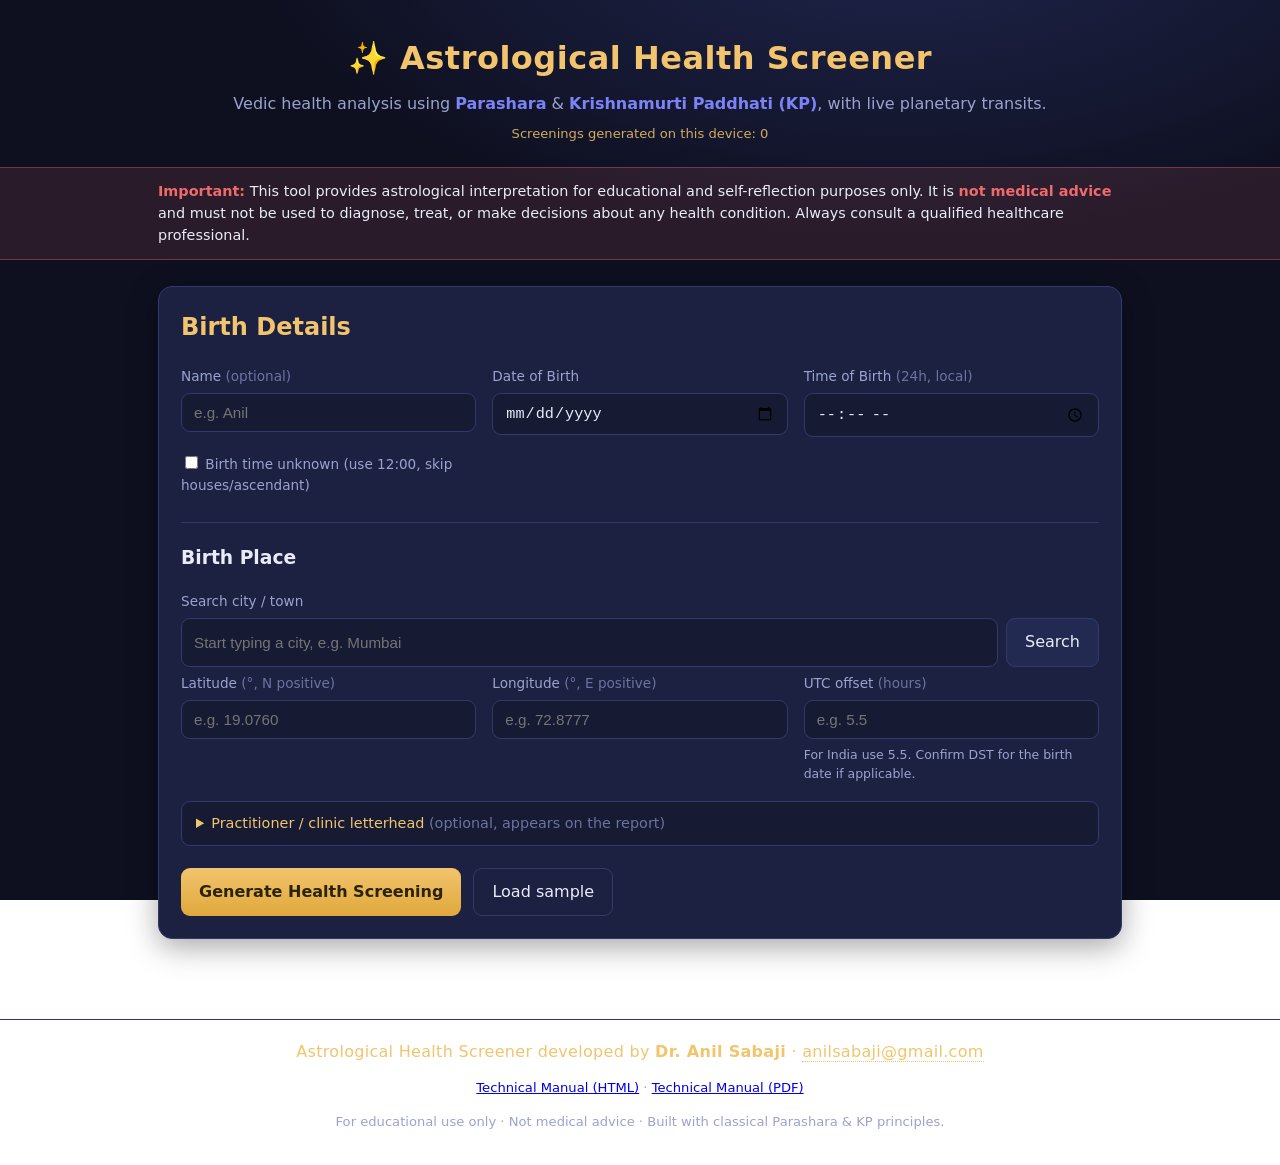
<file: index-modular.html>
<!DOCTYPE html>
<html lang="en">
<head>
  <meta charset="UTF-8" />
  <meta name="viewport" content="width=device-width, initial-scale=1.0" />
  <title>Astrological Health Screener &middot; Parashara &amp; KP</title>
  <link rel="stylesheet" href="css/styles.css" />
</head>
<body>
  <header class="site-header">
    <div class="wrap">
      <h1>&#10024; Astrological Health Screener</h1>
      <p class="tagline">Vedic health analysis using <strong>Parashara</strong> &amp; <strong>Krishnamurti Paddhati (KP)</strong>, with live planetary transits.</p>
      <p class="usage-counter" id="usage-counter"></p>
    </div>
  </header>

  <div class="disclaimer-banner">
    <div class="wrap">
      <strong>Important:</strong> This tool provides astrological interpretation for educational and
      self-reflection purposes only. It is <strong>not medical advice</strong> and must not be used to
      diagnose, treat, or make decisions about any health condition. Always consult a qualified
      healthcare professional.
    </div>
  </div>

  <main class="wrap">
    <!-- ================= INPUT FORM ================= -->
    <section class="card" id="form-card">
      <h2>Birth Details</h2>
      <form id="birth-form" autocomplete="off">
        <div class="grid">
          <div class="field">
            <label for="name">Name <span class="opt">(optional)</span></label>
            <input type="text" id="name" placeholder="e.g. Anil" />
          </div>

          <div class="field">
            <label for="dob">Date of Birth</label>
            <input type="date" id="dob" required />
          </div>

          <div class="field">
            <label for="tob">Time of Birth <span class="opt">(24h, local)</span></label>
            <input type="time" id="tob" required step="60" />
          </div>

          <div class="field">
            <label for="unknown-time">
              <input type="checkbox" id="unknown-time" /> Birth time unknown (use 12:00, skip houses/ascendant)
            </label>
          </div>
        </div>

        <hr />

        <h3>Birth Place</h3>
        <div class="grid">
          <div class="field field-wide">
            <label for="city">Search city / town</label>
            <div class="city-search">
              <input type="text" id="city" placeholder="Start typing a city, e.g. Mumbai" />
              <button type="button" id="city-btn">Search</button>
            </div>
            <ul id="city-results" class="city-results" hidden></ul>
            <p class="hint" id="place-resolved"></p>
          </div>
        </div>

        <div class="grid">
          <div class="field">
            <label for="lat">Latitude <span class="opt">(&deg;, N positive)</span></label>
            <input type="number" id="lat" step="0.0001" min="-90" max="90" placeholder="e.g. 19.0760" required />
          </div>
          <div class="field">
            <label for="lon">Longitude <span class="opt">(&deg;, E positive)</span></label>
            <input type="number" id="lon" step="0.0001" min="-180" max="180" placeholder="e.g. 72.8777" required />
          </div>
          <div class="field">
            <label for="tz">UTC offset <span class="opt">(hours)</span></label>
            <input type="number" id="tz" step="0.25" min="-12" max="14" placeholder="e.g. 5.5" required />
            <p class="hint">For India use 5.5. Confirm DST for the birth date if applicable.</p>
          </div>
        </div>

        <details class="letterhead-config">
          <summary>Practitioner / clinic letterhead <span class="opt">(optional, appears on the report)</span></summary>
          <div class="grid">
            <div class="field">
              <label for="lh-name">Practitioner / clinic name</label>
              <input type="text" id="lh-name" value="Dr. Anil Sabaji" />
            </div>
            <div class="field">
              <label for="lh-tagline">Tagline / credentials</label>
              <input type="text" id="lh-tagline" placeholder="Vedic Astrologer &amp; Health Consultant" value="Vedic Astrologer &amp; Health Consultant" />
            </div>
            <div class="field">
              <label for="lh-contact">Contact (email / phone / address)</label>
              <input type="text" id="lh-contact" value="anilsabaji@gmail.com" />
            </div>
            <div class="field">
              <label for="lh-logo">Logo image <span class="opt">(optional)</span></label>
              <input type="file" id="lh-logo" accept="image/*" />
            </div>
          </div>
        </details>

        <div class="actions">
          <button type="submit" class="primary" id="run-btn">Generate Health Screening</button>
          <button type="button" id="sample-btn" class="ghost">Load sample</button>
        </div>
        <p class="error" id="form-error" hidden></p>
      </form>
    </section>

    <!-- ================= RESULTS ================= -->
    <section id="results" hidden>
      <div class="letterhead" id="letterhead" hidden>
        <img id="lh-logo-img" class="lh-logo" alt="logo" hidden />
        <div class="lh-text">
          <div class="lh-name" id="lh-name-out"></div>
          <div class="lh-tagline" id="lh-tagline-out"></div>
          <div class="lh-contact" id="lh-contact-out"></div>
        </div>
      </div>
      <div class="report-actions">
        <button type="button" id="print-btn" class="primary">&#128424; Print / Save as PDF</button>
        <button type="button" id="download-btn" class="ghost">&#11015; Download report (HTML)</button>
        <span class="report-date" id="report-date"></span>
      </div>

      <div class="card native-details" id="native-details">
        <h2>Native Details</h2>
        <table class="kv-table">
          <tbody>
            <tr><th>Name</th><td id="nd-name">&mdash;</td></tr>
            <tr><th>Date of Birth</th><td id="nd-dob">&mdash;</td></tr>
            <tr><th>Time of Birth</th><td id="nd-tob">&mdash;</td></tr>
            <tr><th>Place of Birth</th><td id="nd-place">&mdash;</td></tr>
          </tbody>
        </table>
      </div>

      <div class="card" id="charts-card">
        <h2>Charts
          <span class="chart-fmt-toggle">
            <button type="button" id="fmt-south" class="fmt-btn active">South Indian</button>
            <button type="button" id="fmt-north" class="fmt-btn">North Indian</button>
          </span>
        </h2>
        <div class="charts-grid" id="charts-grid"></div>
        <p class="hint">Signs are fixed; the Ascendant/Lagna cell is highlighted (La). D1 Rasi, D9 Navamsa, D3 Drekkana and D6 Shashthamsa are the charts used in this screening.</p>
      </div>
      <div class="card" id="overview-card">
        <h2>Screening Overview</h2>
        <p id="overview-meta" class="meta"></p>
        <div class="score-row">
          <div class="score-box parashara">
            <span class="score-label">Parashara vitality index</span>
            <span class="score-value" id="par-score">--</span>
          </div>
          <div class="score-box kp">
            <span class="score-label">KP health index</span>
            <span class="score-value" id="kp-score">--</span>
          </div>
          <div class="score-box risk">
            <span class="score-label">Current-period risk</span>
            <span class="score-value" id="risk-level">--</span>
          </div>
          <div class="score-box d6">
            <span class="score-label">D6 health index</span>
            <span class="score-value" id="d6-score">--</span>
          </div>
        </div>
        <div id="forecast-highlight" class="forecast-highlight" hidden></div>
      </div>

      <nav class="tabs" id="tabs">
        <button class="tab active" data-tab="ask">&#128172; Ask a Question</button>
        <button class="tab" data-tab="chart">Birth Chart</button>
        <button class="tab" data-tab="transits">Current Transits</button>
        <button class="tab" data-tab="parashara">Parashara Analysis</button>
        <button class="tab" data-tab="kp">KP Analysis</button>
        <button class="tab" data-tab="dasha">Dasha &amp; Forecast</button>
        <button class="tab" data-tab="kpdasha">KP Dasha</button>
        <button class="tab" data-tab="timeline">20-Yr Health</button>
        <button class="tab" data-tab="d6">D6 Health</button>
        <button class="tab" data-tab="shadbala">Shadbala</button>
        <button class="tab" data-tab="divisional">Divisionals (D3)</button>
      </nav>

      <div class="tab-panel active" id="tab-ask">
        <div class="card">
          <h3>Ask a specific health question</h3>
          <p class="hint">Type a question in plain English. The module identifies the health theme, runs the relevant
            astrological calculations (significators, D6, dasha timing, maraka points) and answers with a likelihood,
            the most implicated organ/area, and the most sensitive time window.</p>
          <div class="city-search">
            <input type="text" id="qa-input" placeholder="e.g. Will I get a heart attack? / Will I get cancer? / Any risk to my kidneys?" />
            <button type="button" id="qa-btn" class="primary">Ask</button>
          </div>
          <div class="qa-examples" id="qa-examples"></div>
          <div id="qa-out"></div>
          <p class="hint qa-disclaimer">&#9888; Answers are astrological <em>indications and risk-sensitive periods</em>, not a
            medical diagnosis or a prediction of certainty. For any genuine health concern &mdash; especially serious ones &mdash;
            please consult a qualified medical professional and get appropriate screening.</p>
        </div>
      </div>

      <div class="tab-panel" id="tab-chart">
        <div class="card">
          <h3>Natal Chart <span class="sub" id="chart-asc"></span></h3>
          <div class="table-scroll">
            <table class="data-table" id="natal-table">
              <thead>
                <tr><th>Body</th><th>Sign</th><th>Deg</th><th>Nakshatra</th><th>Pada</th><th>Sub-Lord</th><th>House (P)</th><th>House (WS)</th><th>Dignity</th><th>Strength (Rupas)</th></tr>
              </thead>
              <tbody></tbody>
            </table>
          </div>
          <p class="hint">P = Placidus house (KP) &middot; WS = Whole-sign house (Parashara) &middot; Strength = total Shadbala in Rupas (green = strong, amber = moderate, red = weak; &#8478; retrograde, &#9737; combust). Ayanamsa: Lahiri.</p>
        </div>
        <div class="card" id="neecha-out"></div>
      </div>

      <div class="tab-panel" id="tab-transits">
        <div class="card">
          <h3>Current Planetary Transits <span class="sub" id="transit-time"></span></h3>
          <div class="table-scroll">
            <table class="data-table" id="transit-table">
              <thead>
                <tr><th>Body</th><th>Sign</th><th>Deg</th><th>Nakshatra</th><th>Sub-Lord</th><th>Transits natal house</th></tr>
              </thead>
              <tbody></tbody>
            </table>
          </div>
          <p class="hint">Gochara (transit) through natal whole-sign houses. Transits over the natal Ascendant, Moon and houses 6/8/12 are most relevant to health timing.</p>
          <div id="transit-flags"></div>
        </div>
      </div>

      <div class="tab-panel" id="tab-parashara">
        <div class="card" id="parashara-out"></div>
        <div class="card" id="accident-out"></div>
      </div>

      <div class="tab-panel" id="tab-kp">
        <div class="card" id="kp-out"></div>
      </div>

      <div class="tab-panel" id="tab-dasha">
        <div class="card">
          <h3>Vimshottari Dasha <span class="sub" id="dasha-meta"></span></h3>
          <div class="table-scroll">
            <table class="data-table" id="dasha-table">
              <thead>
                <tr><th>Level</th><th>Lord</th><th>From</th><th>To</th></tr>
              </thead>
              <tbody></tbody>
            </table>
          </div>
          <p class="hint">Running Maha &middot; Antar &middot; Pratyantar periods as of today (365.25-day year).</p>
        </div>
        <div class="card" id="forecast-out"></div>
        <div class="card">
          <h3>Upcoming Maha Dashas <span class="sub">Parashara health verdict</span></h3>
          <div class="table-scroll">
            <table class="data-table" id="par-md-table">
              <thead><tr><th></th><th>Maha Dasha</th><th>From</th><th>To</th><th>Basis</th><th>Verdict</th></tr></thead>
              <tbody></tbody>
            </table>
          </div>
        </div>
        <div class="card">
          <h3>Antar Dashas <span class="sub">current &amp; upcoming (~40 yrs)</span></h3>
          <div class="table-scroll">
            <table class="data-table" id="par-ad-table">
              <thead><tr><th></th><th>Maha</th><th>Antar</th><th>From</th><th>To</th><th>Verdict</th></tr></thead>
              <tbody></tbody>
            </table>
          </div>
        </div>
        <div class="card">
          <h3>Pratyantar Dashas <span class="sub">current &amp; next Antar Dasha</span></h3>
          <div class="table-scroll">
            <table class="data-table" id="par-pd-table">
              <thead><tr><th></th><th>Maha</th><th>Antar</th><th>Pratyantar</th><th>From</th><th>To</th><th>Verdict</th></tr></thead>
              <tbody></tbody>
            </table>
          </div>
        </div>
        <div class="card" id="par-sensitive-out"></div>
      </div>

      <div class="tab-panel" id="tab-kpdasha">
        <div class="card" id="kpdasha-out"></div>
        <div class="card">
          <h3>Upcoming Maha Dashas <span class="sub">KP health verdict</span></h3>
          <div class="table-scroll">
            <table class="data-table" id="kp-md-table">
              <thead><tr><th></th><th>Maha Dasha</th><th>From</th><th>To</th><th>Signifies</th><th>KP Health</th></tr></thead>
              <tbody></tbody>
            </table>
          </div>
        </div>
        <div class="card">
          <h3>Antar Dashas <span class="sub">current &amp; upcoming (~40 yrs)</span></h3>
          <div class="table-scroll">
            <table class="data-table" id="kp-ad-table">
              <thead><tr><th></th><th>Maha</th><th>Antar</th><th>From</th><th>To</th><th>KP Health</th></tr></thead>
              <tbody></tbody>
            </table>
          </div>
        </div>
        <div class="card">
          <h3>Pratyantar Dashas <span class="sub">current &amp; next Antar Dasha</span></h3>
          <div class="table-scroll">
            <table class="data-table" id="kp-pd-table">
              <thead><tr><th></th><th>Maha</th><th>Antar</th><th>Pratyantar</th><th>From</th><th>To</th><th>KP Health</th></tr></thead>
              <tbody></tbody>
            </table>
          </div>
        </div>
        <div class="card" id="kp-sensitive-out"></div>
      </div>

      <div class="tab-panel" id="tab-timeline">
        <div class="card">
          <h3>Health Timeline <span class="sub" id="timeline-range"></span>
            <span class="chart-fmt-toggle">
              <button type="button" id="tl-10" class="fmt-btn">10 yrs</button>
              <button type="button" id="tl-20" class="fmt-btn active">20 yrs</button>
              <button type="button" id="tl-30" class="fmt-btn">30 yrs</button>
            </span>
          </h3>
          <p class="hint">Vitality over the coming years from both systems &mdash; <span style="color:var(--indigo)">&#9632; Parashara</span> and <span style="color:var(--gold)">&#9632; KP</span>. Higher = better. Considers the 22nd Drekkana &amp; 64th Navamsa. Severity is relative within the chosen window.</p>
          <div id="timeline-graph"></div>
        </div>
        <div class="card">
          <h3>Period-by-period (Maha &middot; Antar &middot; Pratyantar)</h3>
          <div class="table-scroll tall">
            <table class="data-table" id="timeline-table">
              <thead>
                <tr><th>Dasha (MD-AD-PD)</th><th>Date range (dd/mm/yyyy)</th><th>Area of concern</th><th>Parashara</th><th>KP</th></tr>
              </thead>
              <tbody></tbody>
            </table>
          </div>
          <p class="hint">Severity bands: Low / Moderate / High / Adverse / Fatal. "Fatal" is reserved for the most critical maraka-triggered windows and denotes the astrologically most demanding periods &mdash; it is NOT a prediction of death. Use for preventive care only.</p>
        </div>
      </div>

      <div class="tab-panel" id="tab-d6">
        <div class="card">
          <h3>D6 Shashthamsa &mdash; Health Chart <span class="sub" id="d6-asc"></span></h3>
          <div class="table-scroll">
            <table class="data-table" id="d6-table">
              <thead>
                <tr><th>Body</th><th>D6 Sign</th><th>D6 House</th></tr>
              </thead>
              <tbody></tbody>
            </table>
          </div>
          <p class="hint">Shashthamsa (D6): each sign split into six 5&deg; parts (odd signs reckoned from Aries, even from Libra). This is the classical divisional chart for <strong>health &amp; disease</strong>; houses 1/6/8/12 here are read for vulnerability.</p>
        </div>
        <div class="card" id="d6-out"></div>
      </div>

      <div class="tab-panel" id="tab-shadbala">
        <div class="card">
          <h3>Shadbala &mdash; Six-fold Planetary Strength <span class="sub">with motion, direction &amp; declination</span></h3>
          <div class="table-scroll">
            <table class="data-table" id="shadbala-table">
              <thead>
                <tr><th>Planet</th><th>Sthana</th><th>Dig</th><th>Kala</th><th>Cheshta</th><th>Naisargika</th><th>Drik</th><th>Total (Rupas)</th><th>Req.</th><th>Status</th><th>Speed &deg;/day</th><th>Motion</th><th>Decl.</th></tr>
              </thead>
              <tbody></tbody>
            </table>
          </div>
          <p class="hint">Total in Rupas (60 Virupas = 1 Rupa) vs the classical required strength. A planet below requirement, combust, retrograde or slow is functionally weaker. Some Kala sub-balas are approximated; declination assumes ~0 latitude.</p>
        </div>
        <div class="card" id="shadbala-out"></div>
      </div>

      <div class="tab-panel" id="tab-divisional">
        <div class="card">
          <h3>Longevity / Maraka points</h3>
          <div id="maraka-out"></div>
        </div>
        <div class="card">
          <h3>D3 Drekkana Chart <span class="sub" id="d3-asc"></span></h3>
          <div class="table-scroll">
            <table class="data-table" id="d3-table">
              <thead>
                <tr><th>Body</th><th>D3 Sign</th><th>D3 House</th></tr>
              </thead>
              <tbody></tbody>
            </table>
          </div>
          <p class="hint">Drekkana (D3): each sign split into three 10&deg; parts (1st = same sign, 2nd = 5th sign, 3rd = 9th sign). Used here for constitution/longevity context.</p>
        </div>
      </div>

      <div class="card disclaimer-foot">
        <h3>Methodology &amp; Limitations</h3>
        <ul>
          <li>Planetary positions use a compact analytical ephemeris (Schlyter's method) with the Lahiri ayanamsa for sidereal longitudes. Accuracy is within a few arc-minutes &mdash; sufficient for sign, nakshatra and KP sub-divisions.</li>
          <li>Parashara analysis uses whole-sign houses; KP analysis uses Placidus cusps and cuspal sub-lords.</li>
          <li>Interpretations are rule-based summaries of classical significations, not a substitute for an experienced astrologer or, above all, a medical professional.</li>
        </ul>
      </div>
    </section>
  </main>

  <footer class="site-footer">
    <div class="wrap">
      <p class="credit">Astrological Health Screener developed by <strong>Dr. Anil Sabaji</strong> &middot; <a href="mailto:anilsabaji@gmail.com">anilsabaji@gmail.com</a></p>
      <p><a href="manual.html" target="_blank">Technical Manual (HTML)</a> &middot; <a href="manual.pdf" target="_blank">Technical Manual (PDF)</a></p>
      <p>For educational use only &middot; Not medical advice &middot; Built with classical Parashara &amp; KP principles.</p>
    </div>
  </footer>

  <div class="print-footer" id="print-footer">Astrological Health Screener &mdash; developed by Dr. Anil Sabaji &middot; anilsabaji@gmail.com</div>

  <!-- Engine scripts (order matters) -->
  <script src="js/ephemeris.js"></script>
  <script src="js/astro-core.js"></script>
  <script src="js/data.js"></script>
  <script src="js/parashara.js"></script>
  <script src="js/kp.js"></script>
  <script src="js/varga.js"></script>
  <script src="js/neecha.js"></script>
  <script src="js/accident.js"></script>
  <script src="js/dasha.js"></script>
  <script src="js/d6.js"></script>
  <script src="js/shadbala.js"></script>
  <script src="js/kp-dasha.js"></script>
  <script src="js/timeline-health.js"></script>
  <script src="js/health-topics.js"></script>
  <script src="js/qa.js"></script>
  <script src="js/predict.js"></script>
  <script src="js/app.js"></script>
</body>
</html>
</file>
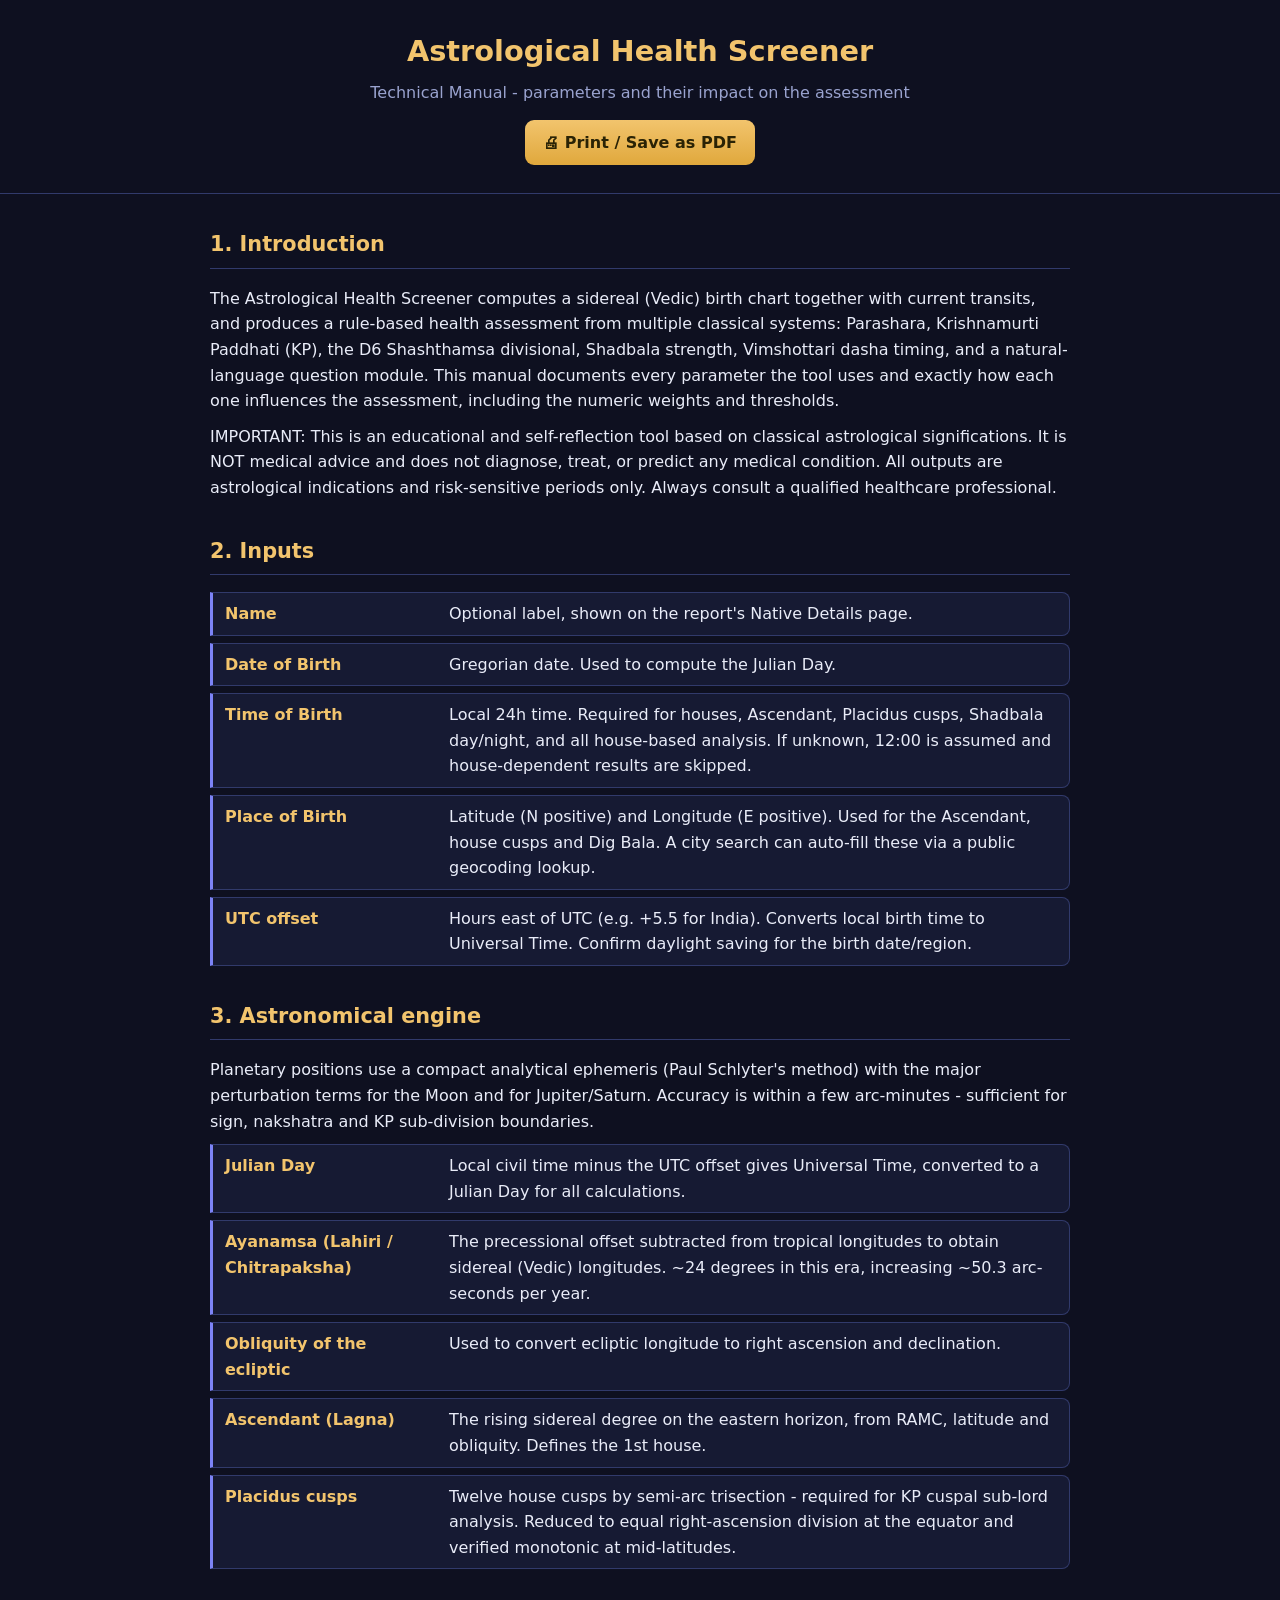
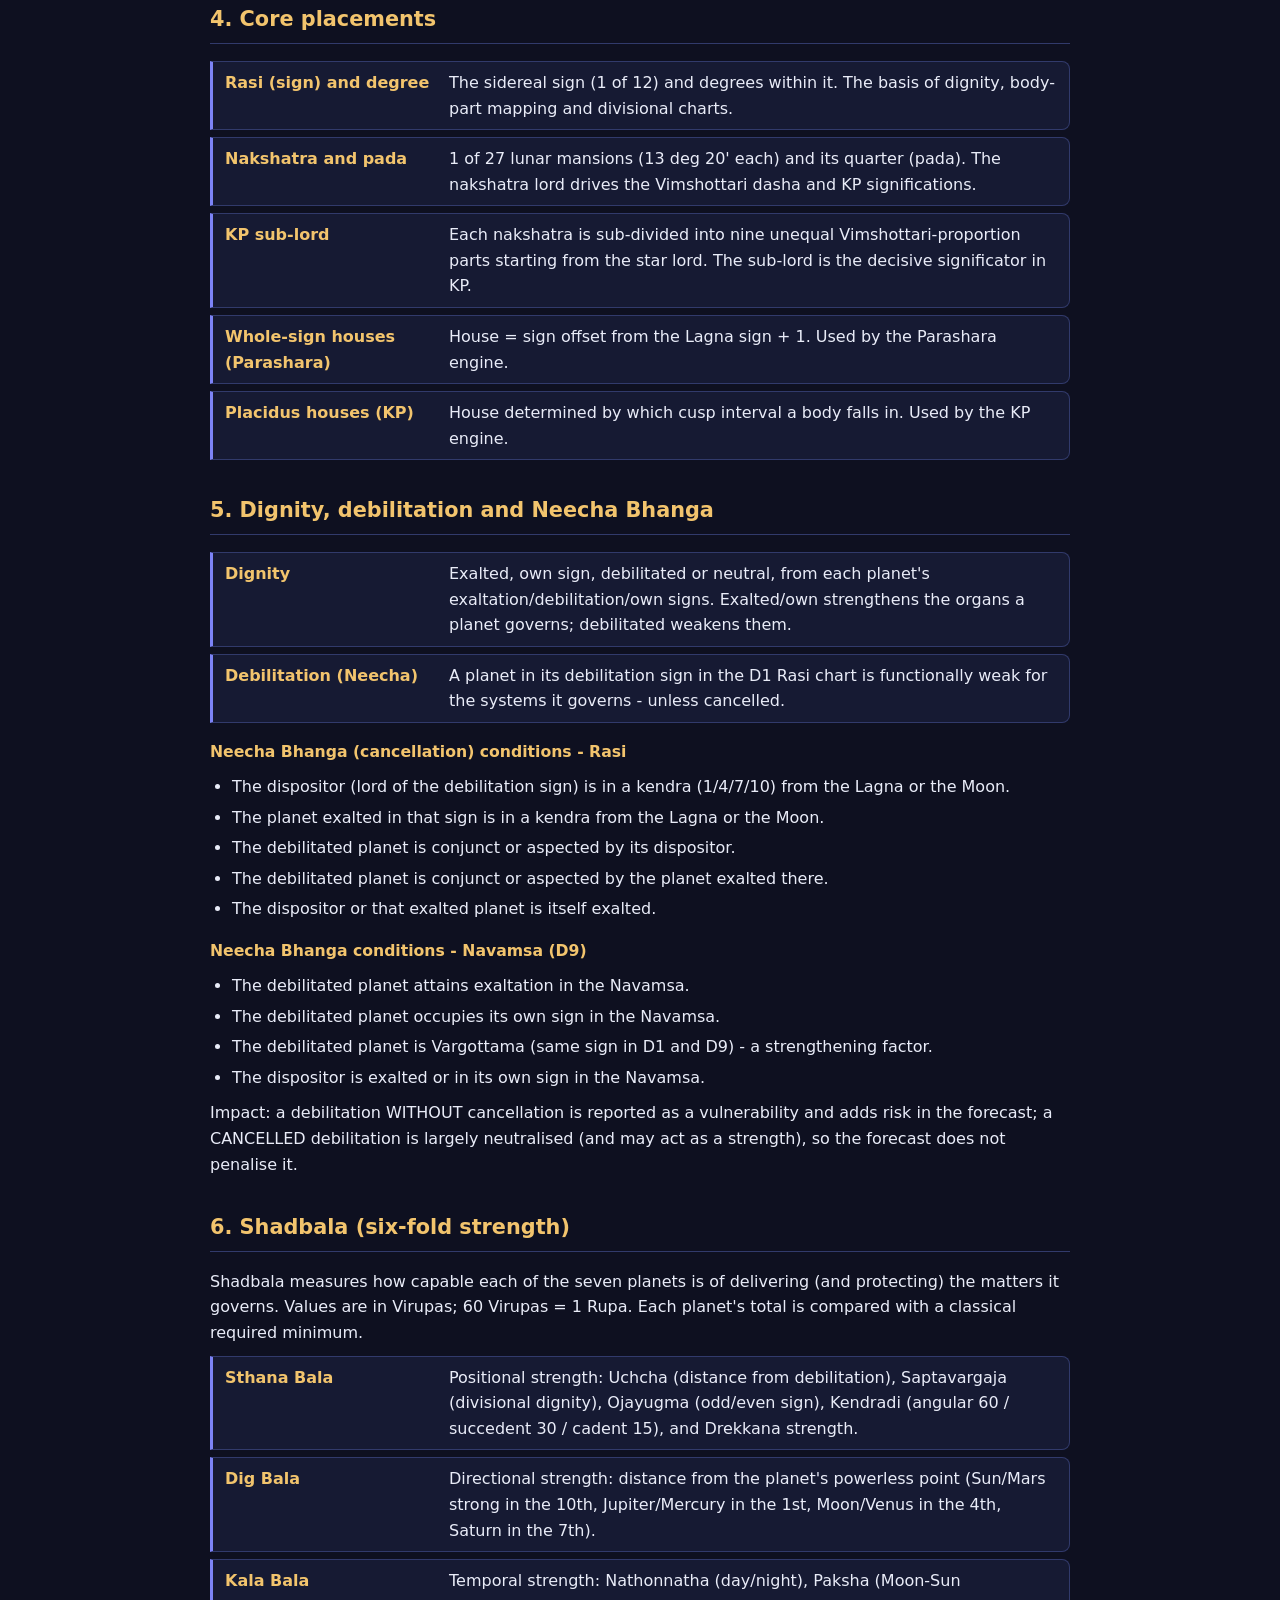
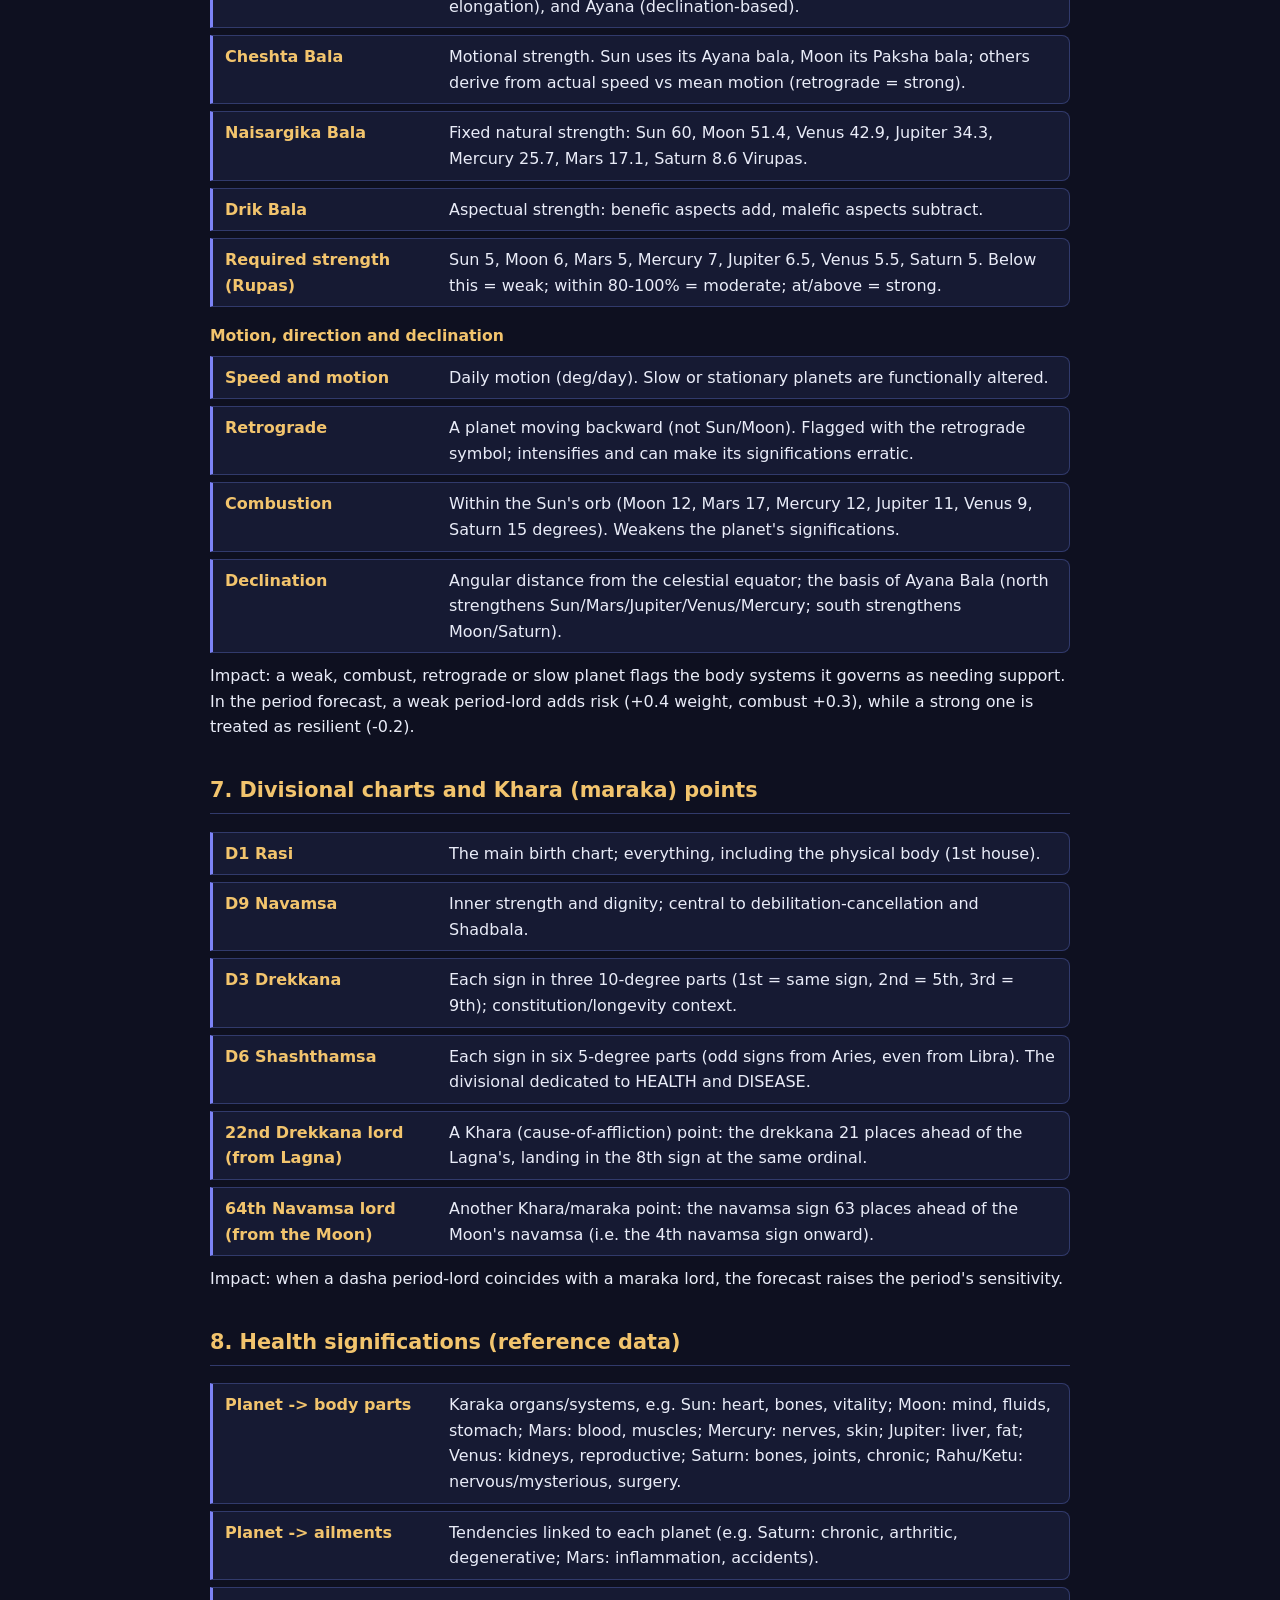
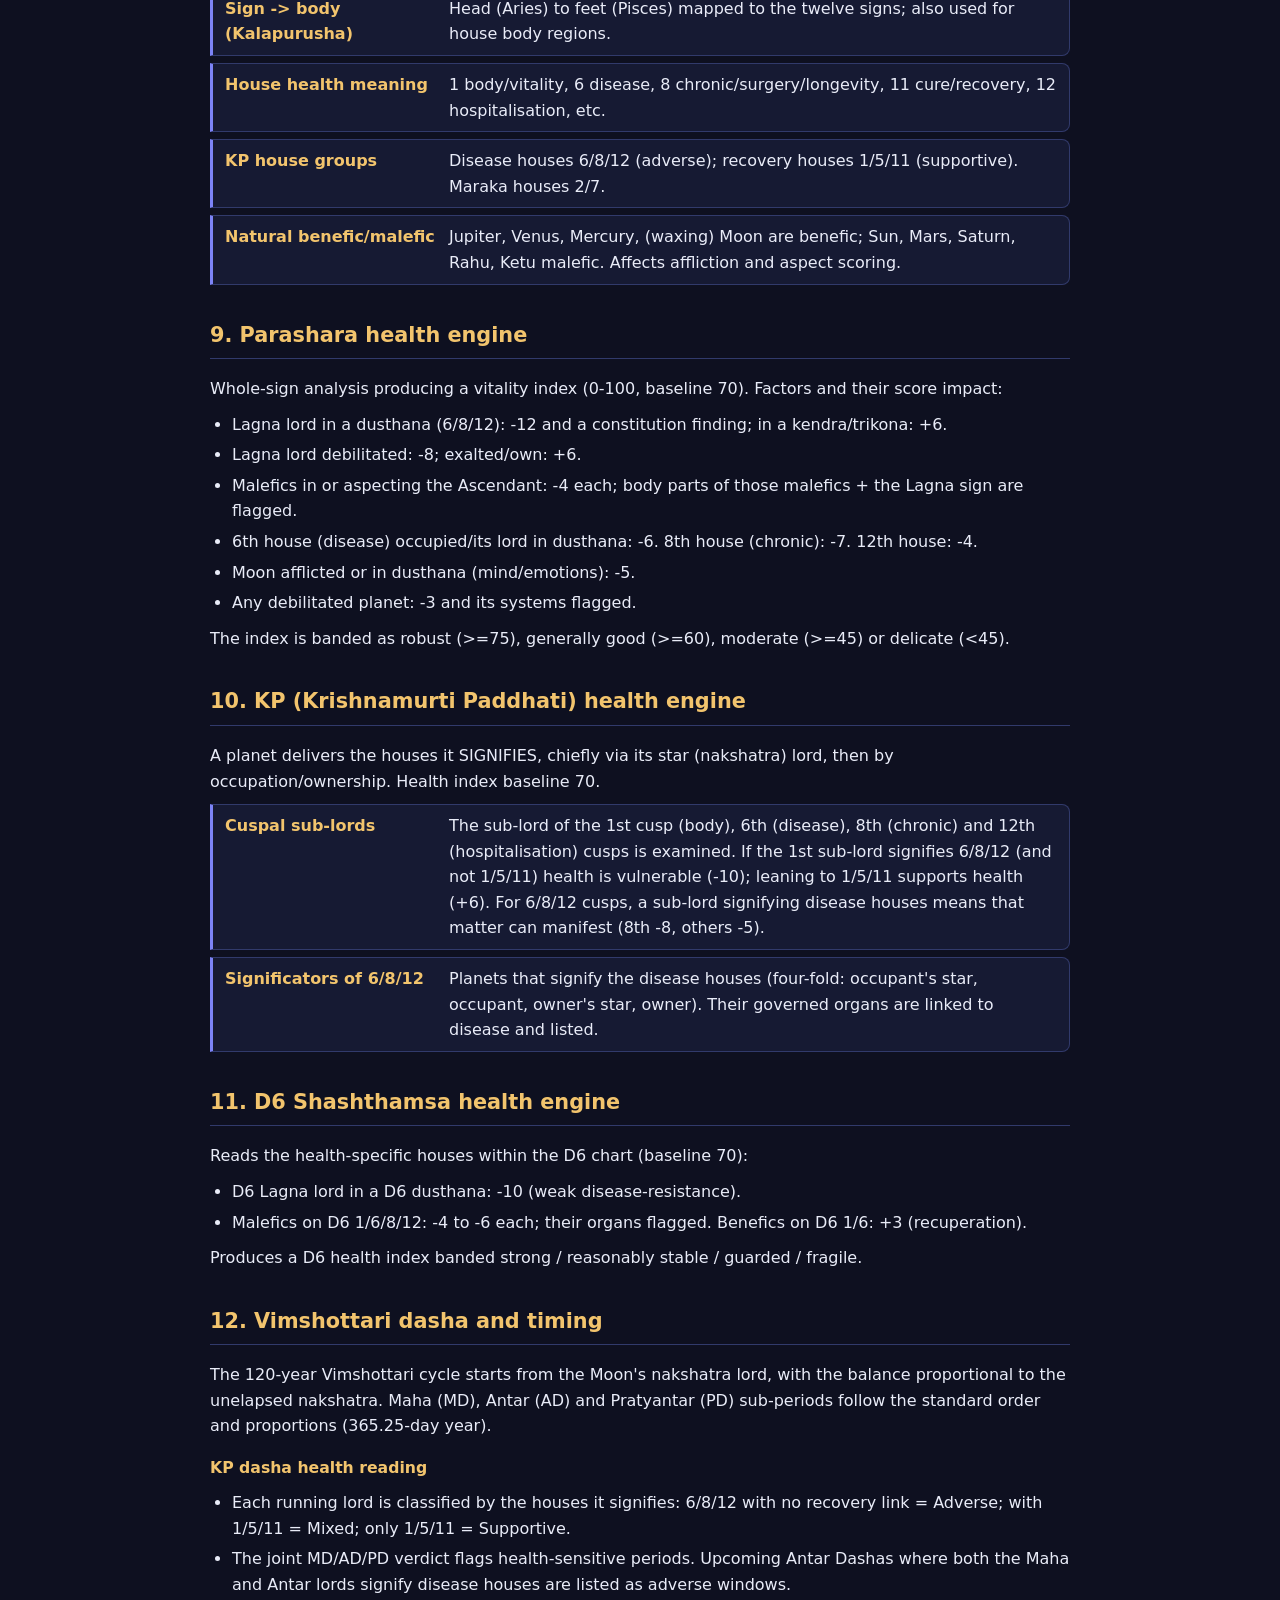
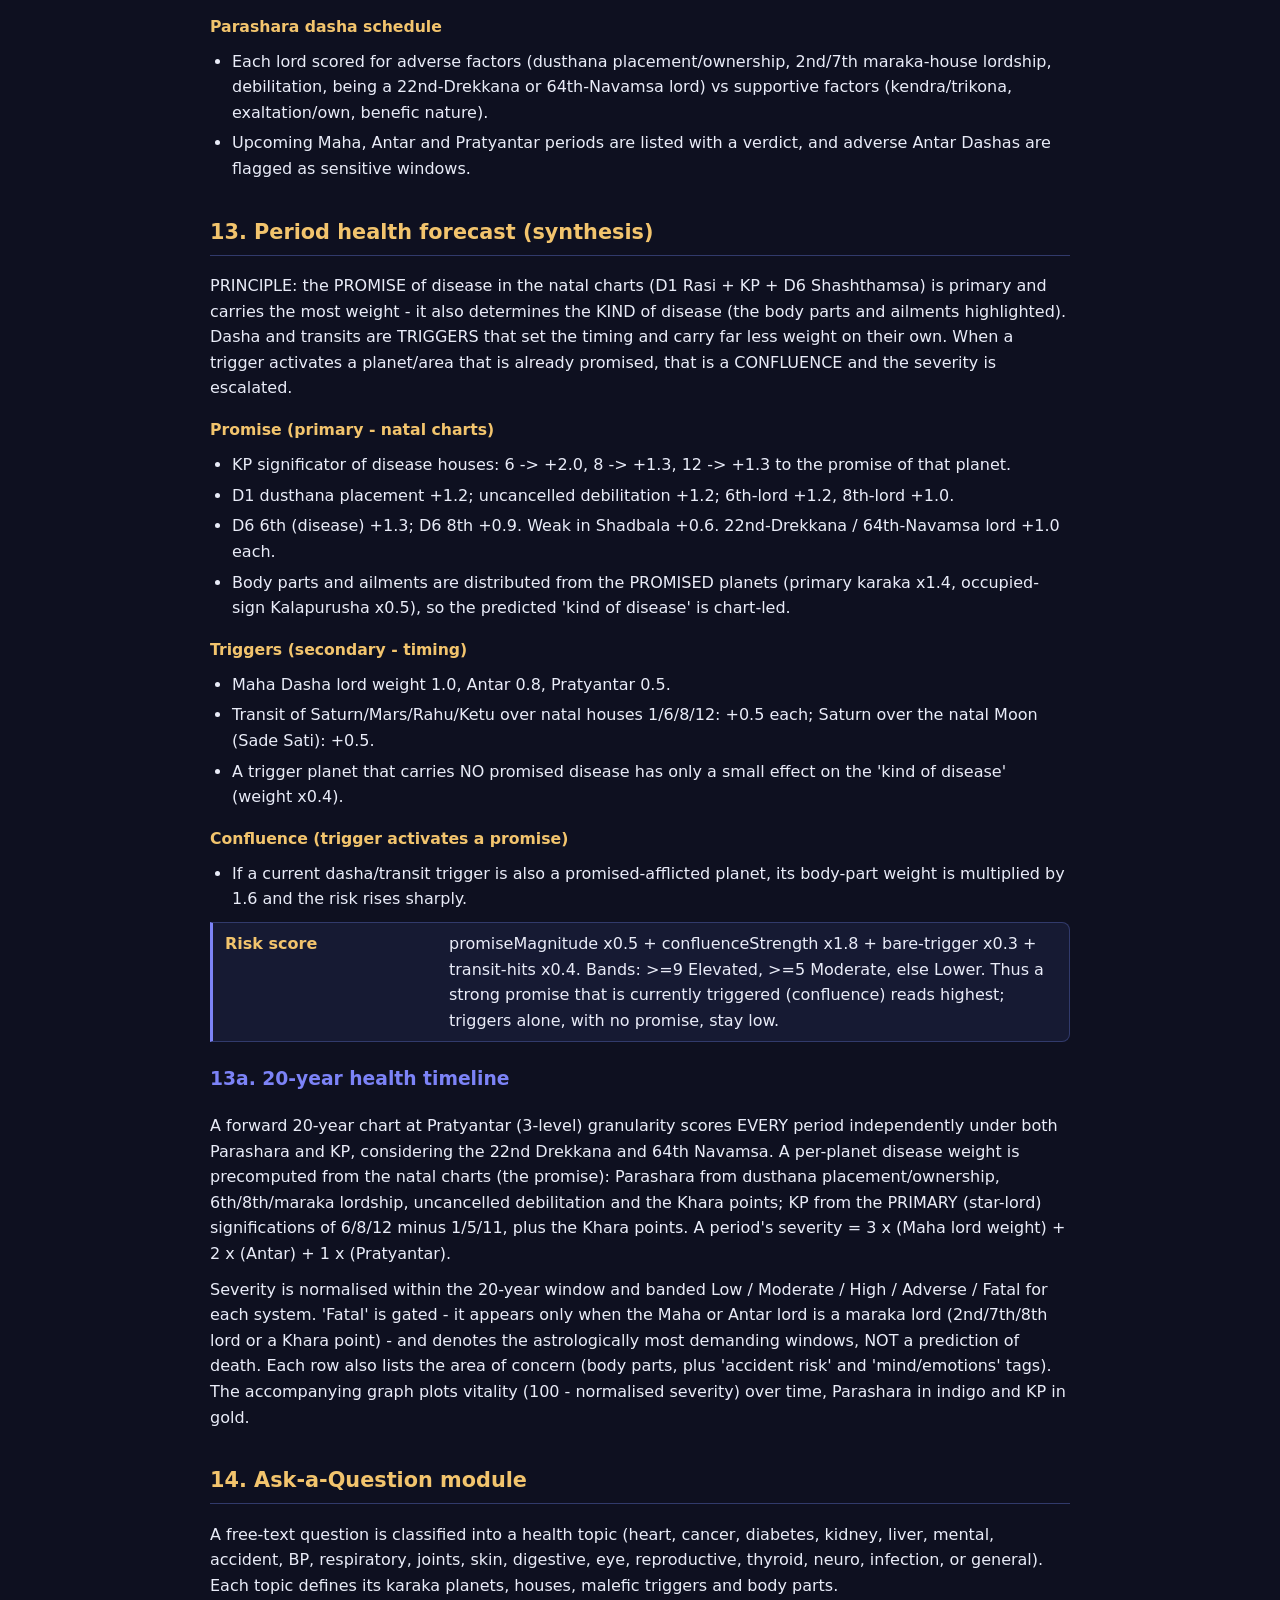
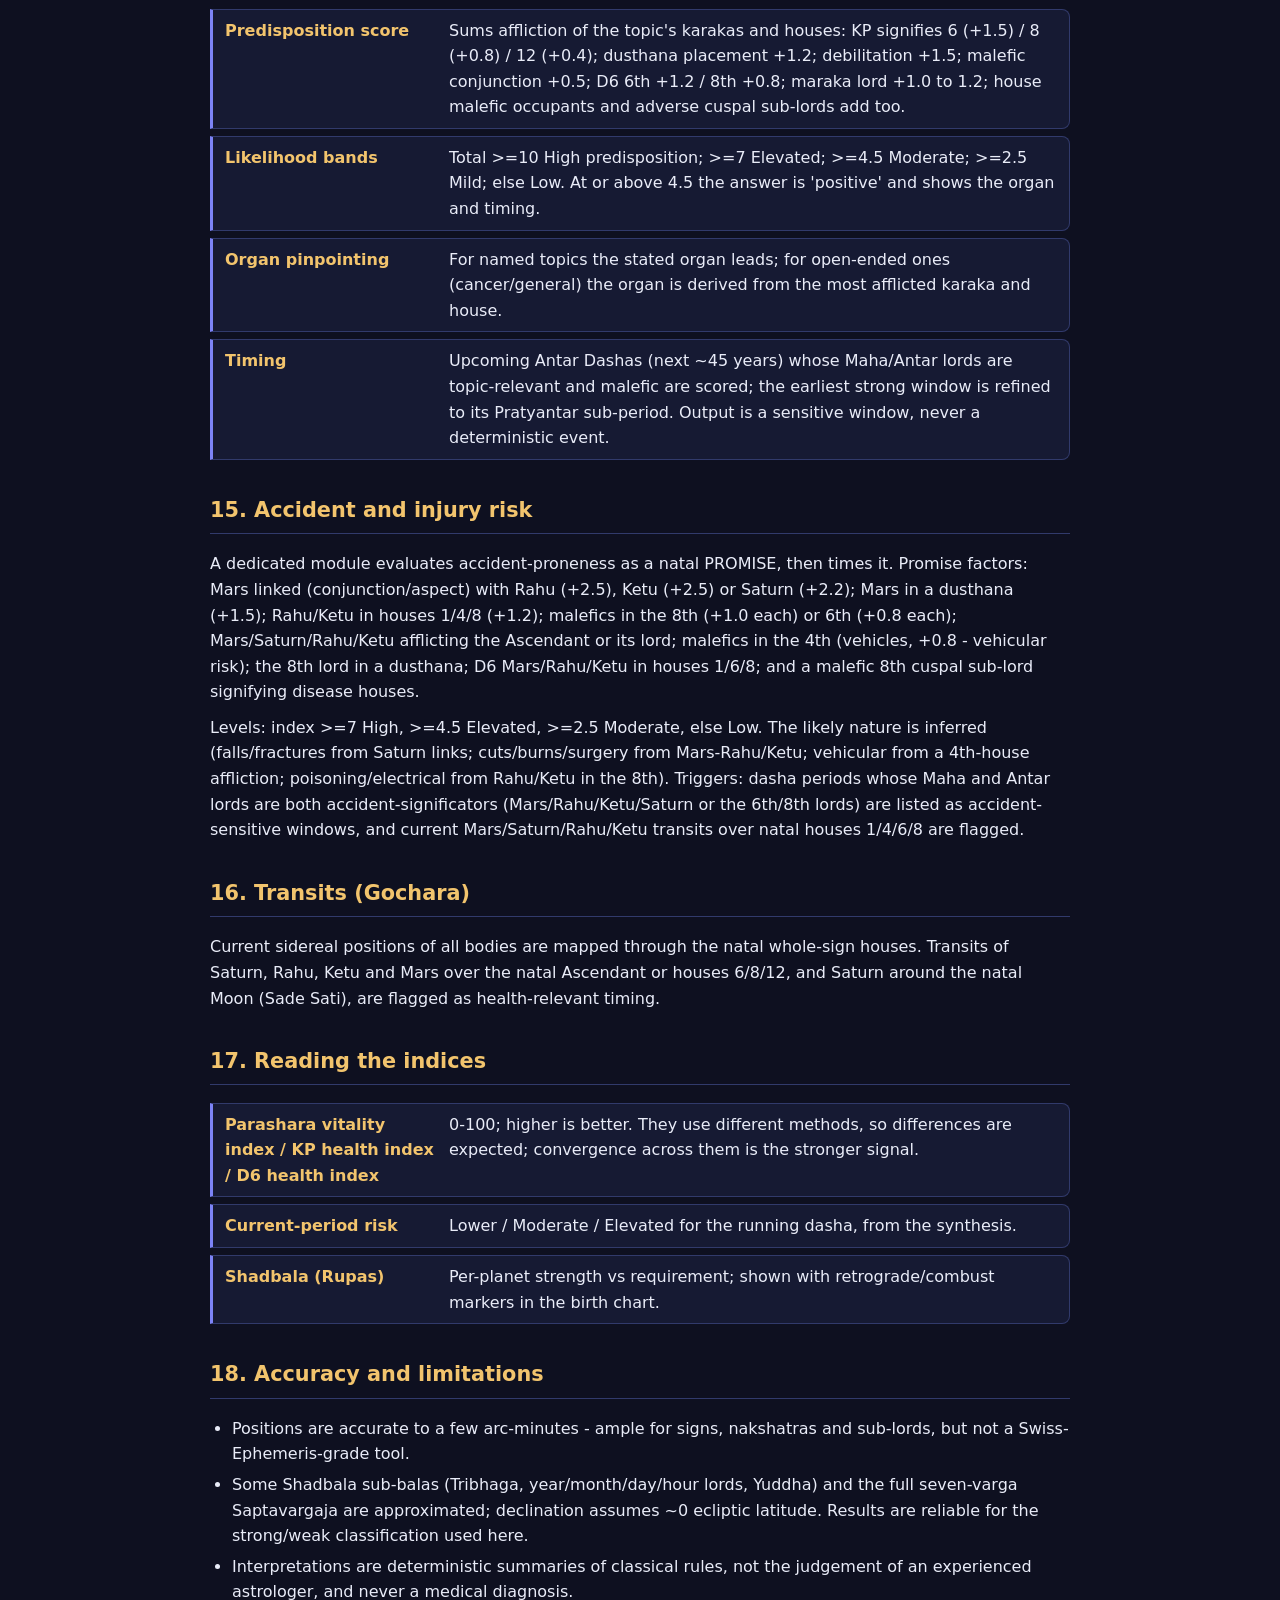
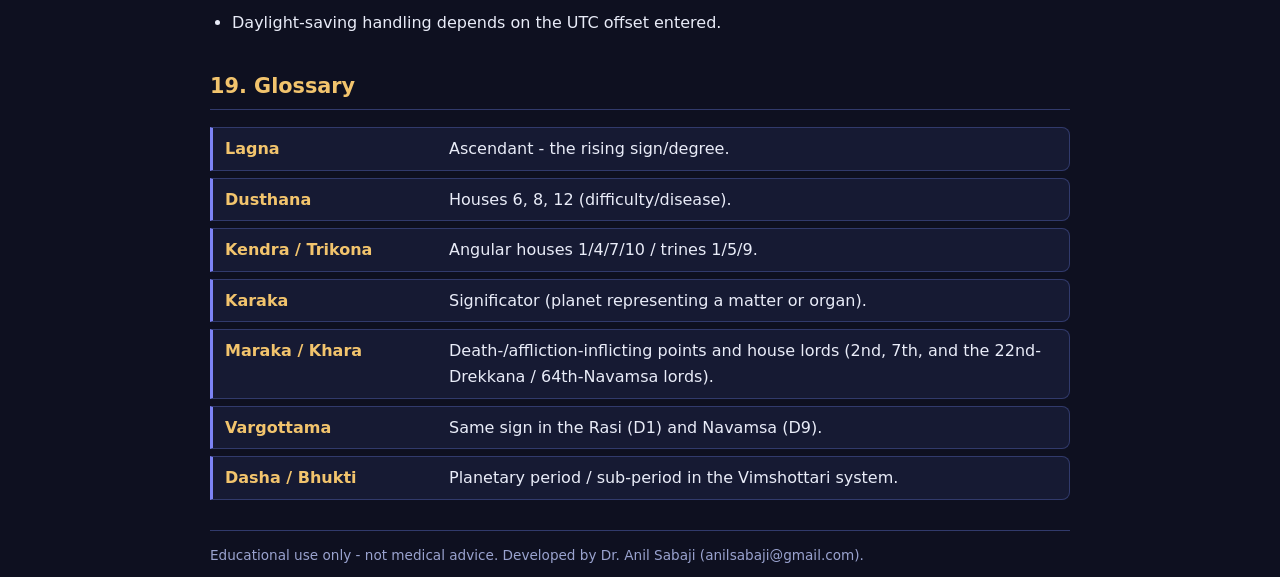
<file: manual.html>
<!DOCTYPE html><html lang="en"><head><meta charset="utf-8"><meta name="viewport" content="width=device-width, initial-scale=1"><title>Astrological Health Screener - Technical Manual</title><style>:root{--bg:#0e1020;--bg2:#161a33;--card:#1c2142;--line:#313a6b;--text:#e9ecf8;--muted:#9aa3cf;--gold:#f2c46d;--indigo:#7c83f7;}*{box-sizing:border-box}body{margin:0;background:#0e1020;color:var(--text);font-family:'Segoe UI',system-ui,Arial,sans-serif;line-height:1.6}.wrap{max-width:900px;margin:0 auto;padding:0 20px}.m-header{padding:28px 0;border-bottom:1px solid var(--line);text-align:center}.m-header h1{margin:0;color:var(--gold);font-size:1.8rem}.m-header .sub{color:var(--muted);margin:6px 0 14px}button.print{font:inherit;cursor:pointer;border:none;border-radius:9px;padding:10px 18px;font-weight:700;background:linear-gradient(180deg,#f2c46d,#e0a83c);color:#2a2305}main{padding:24px 0 60px}h2.sec{color:var(--gold);border-bottom:1px solid var(--line);padding-bottom:6px;margin-top:34px;font-size:1.3rem}h3{color:var(--indigo);margin-top:22px}h4{color:var(--gold);margin:16px 0 6px;font-size:.98rem}p{margin:10px 0}ul{margin:10px 0;padding-left:22px}li{margin:5px 0}.param{display:flex;gap:14px;padding:8px 12px;margin:7px 0;background:var(--bg2);border:1px solid var(--line);border-left:3px solid var(--indigo);border-radius:0 8px 8px 0}.param .pname{flex:0 0 210px;color:var(--gold);font-weight:600}.param .pdetail{flex:1;color:var(--text)}.foot-note{margin-top:30px;color:var(--muted);font-size:.85rem;border-top:1px solid var(--line);padding-top:14px}.page-foot{display:none}@media (max-width:680px){.param{flex-direction:column;gap:4px}.param .pname{flex:none}}@media print{*{-webkit-print-color-adjust:exact;print-color-adjust:exact}@page{margin:14mm 12mm 18mm}body{background:#0e1020}.print,.m-header .sub{}button.print{display:none}.param{break-inside:avoid}h2.sec,h3,h4{break-after:avoid}.page-foot{display:block;position:fixed;left:0;right:0;bottom:0;text-align:center;font-size:8pt;color:var(--gold);background:#0e1020;border-top:1px solid var(--gold);padding:4px 0}}</style></head><body><header class="m-header"><div class="wrap"><h1>Astrological Health Screener</h1><p class="sub">Technical Manual - parameters and their impact on the assessment</p><button id="print-btn" class="print">&#128424; Print / Save as PDF</button></div></header><main class="wrap"><h2 class='sec'>1. Introduction</h2><p>The Astrological Health Screener computes a sidereal (Vedic) birth chart together with current transits, and produces a rule-based health assessment from multiple classical systems: Parashara, Krishnamurti Paddhati (KP), the D6 Shashthamsa divisional, Shadbala strength, Vimshottari dasha timing, and a natural-language question module. This manual documents every parameter the tool uses and exactly how each one influences the assessment, including the numeric weights and thresholds.</p><p>IMPORTANT: This is an educational and self-reflection tool based on classical astrological significations. It is NOT medical advice and does not diagnose, treat, or predict any medical condition. All outputs are astrological indications and risk-sensitive periods only. Always consult a qualified healthcare professional.</p><h2 class='sec'>2. Inputs</h2><div class='param'><span class='pname'>Name</span><span class='pdetail'>Optional label, shown on the report's Native Details page.</span></div><div class='param'><span class='pname'>Date of Birth</span><span class='pdetail'>Gregorian date. Used to compute the Julian Day.</span></div><div class='param'><span class='pname'>Time of Birth</span><span class='pdetail'>Local 24h time. Required for houses, Ascendant, Placidus cusps, Shadbala day/night, and all house-based analysis. If unknown, 12:00 is assumed and house-dependent results are skipped.</span></div><div class='param'><span class='pname'>Place of Birth</span><span class='pdetail'>Latitude (N positive) and Longitude (E positive). Used for the Ascendant, house cusps and Dig Bala. A city search can auto-fill these via a public geocoding lookup.</span></div><div class='param'><span class='pname'>UTC offset</span><span class='pdetail'>Hours east of UTC (e.g. +5.5 for India). Converts local birth time to Universal Time. Confirm daylight saving for the birth date/region.</span></div><h2 class='sec'>3. Astronomical engine</h2><p>Planetary positions use a compact analytical ephemeris (Paul Schlyter's method) with the major perturbation terms for the Moon and for Jupiter/Saturn. Accuracy is within a few arc-minutes - sufficient for sign, nakshatra and KP sub-division boundaries.</p><div class='param'><span class='pname'>Julian Day</span><span class='pdetail'>Local civil time minus the UTC offset gives Universal Time, converted to a Julian Day for all calculations.</span></div><div class='param'><span class='pname'>Ayanamsa (Lahiri / Chitrapaksha)</span><span class='pdetail'>The precessional offset subtracted from tropical longitudes to obtain sidereal (Vedic) longitudes. ~24 degrees in this era, increasing ~50.3 arc-seconds per year.</span></div><div class='param'><span class='pname'>Obliquity of the ecliptic</span><span class='pdetail'>Used to convert ecliptic longitude to right ascension and declination.</span></div><div class='param'><span class='pname'>Ascendant (Lagna)</span><span class='pdetail'>The rising sidereal degree on the eastern horizon, from RAMC, latitude and obliquity. Defines the 1st house.</span></div><div class='param'><span class='pname'>Placidus cusps</span><span class='pdetail'>Twelve house cusps by semi-arc trisection - required for KP cuspal sub-lord analysis. Reduced to equal right-ascension division at the equator and verified monotonic at mid-latitudes.</span></div><h2 class='sec'>4. Core placements</h2><div class='param'><span class='pname'>Rasi (sign) and degree</span><span class='pdetail'>The sidereal sign (1 of 12) and degrees within it. The basis of dignity, body-part mapping and divisional charts.</span></div><div class='param'><span class='pname'>Nakshatra and pada</span><span class='pdetail'>1 of 27 lunar mansions (13 deg 20' each) and its quarter (pada). The nakshatra lord drives the Vimshottari dasha and KP significations.</span></div><div class='param'><span class='pname'>KP sub-lord</span><span class='pdetail'>Each nakshatra is sub-divided into nine unequal Vimshottari-proportion parts starting from the star lord. The sub-lord is the decisive significator in KP.</span></div><div class='param'><span class='pname'>Whole-sign houses (Parashara)</span><span class='pdetail'>House = sign offset from the Lagna sign + 1. Used by the Parashara engine.</span></div><div class='param'><span class='pname'>Placidus houses (KP)</span><span class='pdetail'>House determined by which cusp interval a body falls in. Used by the KP engine.</span></div><h2 class='sec'>5. Dignity, debilitation and Neecha Bhanga</h2><div class='param'><span class='pname'>Dignity</span><span class='pdetail'>Exalted, own sign, debilitated or neutral, from each planet's exaltation/debilitation/own signs. Exalted/own strengthens the organs a planet governs; debilitated weakens them.</span></div><div class='param'><span class='pname'>Debilitation (Neecha)</span><span class='pdetail'>A planet in its debilitation sign in the D1 Rasi chart is functionally weak for the systems it governs - unless cancelled.</span></div><h4>Neecha Bhanga (cancellation) conditions - Rasi</h4><ul><li>The dispositor (lord of the debilitation sign) is in a kendra (1/4/7/10) from the Lagna or the Moon.</li><li>The planet exalted in that sign is in a kendra from the Lagna or the Moon.</li><li>The debilitated planet is conjunct or aspected by its dispositor.</li><li>The debilitated planet is conjunct or aspected by the planet exalted there.</li><li>The dispositor or that exalted planet is itself exalted.</li></ul><h4>Neecha Bhanga conditions - Navamsa (D9)</h4><ul><li>The debilitated planet attains exaltation in the Navamsa.</li><li>The debilitated planet occupies its own sign in the Navamsa.</li><li>The debilitated planet is Vargottama (same sign in D1 and D9) - a strengthening factor.</li><li>The dispositor is exalted or in its own sign in the Navamsa.</li></ul><p>Impact: a debilitation WITHOUT cancellation is reported as a vulnerability and adds risk in the forecast; a CANCELLED debilitation is largely neutralised (and may act as a strength), so the forecast does not penalise it.</p><h2 class='sec'>6. Shadbala (six-fold strength)</h2><p>Shadbala measures how capable each of the seven planets is of delivering (and protecting) the matters it governs. Values are in Virupas; 60 Virupas = 1 Rupa. Each planet's total is compared with a classical required minimum.</p><div class='param'><span class='pname'>Sthana Bala</span><span class='pdetail'>Positional strength: Uchcha (distance from debilitation), Saptavargaja (divisional dignity), Ojayugma (odd/even sign), Kendradi (angular 60 / succedent 30 / cadent 15), and Drekkana strength.</span></div><div class='param'><span class='pname'>Dig Bala</span><span class='pdetail'>Directional strength: distance from the planet's powerless point (Sun/Mars strong in the 10th, Jupiter/Mercury in the 1st, Moon/Venus in the 4th, Saturn in the 7th).</span></div><div class='param'><span class='pname'>Kala Bala</span><span class='pdetail'>Temporal strength: Nathonnatha (day/night), Paksha (Moon-Sun elongation), and Ayana (declination-based).</span></div><div class='param'><span class='pname'>Cheshta Bala</span><span class='pdetail'>Motional strength. Sun uses its Ayana bala, Moon its Paksha bala; others derive from actual speed vs mean motion (retrograde = strong).</span></div><div class='param'><span class='pname'>Naisargika Bala</span><span class='pdetail'>Fixed natural strength: Sun 60, Moon 51.4, Venus 42.9, Jupiter 34.3, Mercury 25.7, Mars 17.1, Saturn 8.6 Virupas.</span></div><div class='param'><span class='pname'>Drik Bala</span><span class='pdetail'>Aspectual strength: benefic aspects add, malefic aspects subtract.</span></div><div class='param'><span class='pname'>Required strength (Rupas)</span><span class='pdetail'>Sun 5, Moon 6, Mars 5, Mercury 7, Jupiter 6.5, Venus 5.5, Saturn 5. Below this = weak; within 80-100% = moderate; at/above = strong.</span></div><h4>Motion, direction and declination</h4><div class='param'><span class='pname'>Speed and motion</span><span class='pdetail'>Daily motion (deg/day). Slow or stationary planets are functionally altered.</span></div><div class='param'><span class='pname'>Retrograde</span><span class='pdetail'>A planet moving backward (not Sun/Moon). Flagged with the retrograde symbol; intensifies and can make its significations erratic.</span></div><div class='param'><span class='pname'>Combustion</span><span class='pdetail'>Within the Sun's orb (Moon 12, Mars 17, Mercury 12, Jupiter 11, Venus 9, Saturn 15 degrees). Weakens the planet's significations.</span></div><div class='param'><span class='pname'>Declination</span><span class='pdetail'>Angular distance from the celestial equator; the basis of Ayana Bala (north strengthens Sun/Mars/Jupiter/Venus/Mercury; south strengthens Moon/Saturn).</span></div><p>Impact: a weak, combust, retrograde or slow planet flags the body systems it governs as needing support. In the period forecast, a weak period-lord adds risk (+0.4 weight, combust +0.3), while a strong one is treated as resilient (-0.2).</p><h2 class='sec'>7. Divisional charts and Khara (maraka) points</h2><div class='param'><span class='pname'>D1 Rasi</span><span class='pdetail'>The main birth chart; everything, including the physical body (1st house).</span></div><div class='param'><span class='pname'>D9 Navamsa</span><span class='pdetail'>Inner strength and dignity; central to debilitation-cancellation and Shadbala.</span></div><div class='param'><span class='pname'>D3 Drekkana</span><span class='pdetail'>Each sign in three 10-degree parts (1st = same sign, 2nd = 5th, 3rd = 9th); constitution/longevity context.</span></div><div class='param'><span class='pname'>D6 Shashthamsa</span><span class='pdetail'>Each sign in six 5-degree parts (odd signs from Aries, even from Libra). The divisional dedicated to HEALTH and DISEASE.</span></div><div class='param'><span class='pname'>22nd Drekkana lord (from Lagna)</span><span class='pdetail'>A Khara (cause-of-affliction) point: the drekkana 21 places ahead of the Lagna's, landing in the 8th sign at the same ordinal.</span></div><div class='param'><span class='pname'>64th Navamsa lord (from the Moon)</span><span class='pdetail'>Another Khara/maraka point: the navamsa sign 63 places ahead of the Moon's navamsa (i.e. the 4th navamsa sign onward).</span></div><p>Impact: when a dasha period-lord coincides with a maraka lord, the forecast raises the period's sensitivity.</p><h2 class='sec'>8. Health significations (reference data)</h2><div class='param'><span class='pname'>Planet -&gt; body parts</span><span class='pdetail'>Karaka organs/systems, e.g. Sun: heart, bones, vitality; Moon: mind, fluids, stomach; Mars: blood, muscles; Mercury: nerves, skin; Jupiter: liver, fat; Venus: kidneys, reproductive; Saturn: bones, joints, chronic; Rahu/Ketu: nervous/mysterious, surgery.</span></div><div class='param'><span class='pname'>Planet -&gt; ailments</span><span class='pdetail'>Tendencies linked to each planet (e.g. Saturn: chronic, arthritic, degenerative; Mars: inflammation, accidents).</span></div><div class='param'><span class='pname'>Sign -&gt; body (Kalapurusha)</span><span class='pdetail'>Head (Aries) to feet (Pisces) mapped to the twelve signs; also used for house body regions.</span></div><div class='param'><span class='pname'>House health meaning</span><span class='pdetail'>1 body/vitality, 6 disease, 8 chronic/surgery/longevity, 11 cure/recovery, 12 hospitalisation, etc.</span></div><div class='param'><span class='pname'>KP house groups</span><span class='pdetail'>Disease houses 6/8/12 (adverse); recovery houses 1/5/11 (supportive). Maraka houses 2/7.</span></div><div class='param'><span class='pname'>Natural benefic/malefic</span><span class='pdetail'>Jupiter, Venus, Mercury, (waxing) Moon are benefic; Sun, Mars, Saturn, Rahu, Ketu malefic. Affects affliction and aspect scoring.</span></div><h2 class='sec'>9. Parashara health engine</h2><p>Whole-sign analysis producing a vitality index (0-100, baseline 70). Factors and their score impact:</p><ul><li>Lagna lord in a dusthana (6/8/12): -12 and a constitution finding; in a kendra/trikona: +6.</li><li>Lagna lord debilitated: -8; exalted/own: +6.</li><li>Malefics in or aspecting the Ascendant: -4 each; body parts of those malefics + the Lagna sign are flagged.</li><li>6th house (disease) occupied/its lord in dusthana: -6. 8th house (chronic): -7. 12th house: -4.</li><li>Moon afflicted or in dusthana (mind/emotions): -5.</li><li>Any debilitated planet: -3 and its systems flagged.</li></ul><p>The index is banded as robust (&gt;=75), generally good (&gt;=60), moderate (&gt;=45) or delicate (&lt;45).</p><h2 class='sec'>10. KP (Krishnamurti Paddhati) health engine</h2><p>A planet delivers the houses it SIGNIFIES, chiefly via its star (nakshatra) lord, then by occupation/ownership. Health index baseline 70.</p><div class='param'><span class='pname'>Cuspal sub-lords</span><span class='pdetail'>The sub-lord of the 1st cusp (body), 6th (disease), 8th (chronic) and 12th (hospitalisation) cusps is examined. If the 1st sub-lord signifies 6/8/12 (and not 1/5/11) health is vulnerable (-10); leaning to 1/5/11 supports health (+6). For 6/8/12 cusps, a sub-lord signifying disease houses means that matter can manifest (8th -8, others -5).</span></div><div class='param'><span class='pname'>Significators of 6/8/12</span><span class='pdetail'>Planets that signify the disease houses (four-fold: occupant's star, occupant, owner's star, owner). Their governed organs are linked to disease and listed.</span></div><h2 class='sec'>11. D6 Shashthamsa health engine</h2><p>Reads the health-specific houses within the D6 chart (baseline 70):</p><ul><li>D6 Lagna lord in a D6 dusthana: -10 (weak disease-resistance).</li><li>Malefics on D6 1/6/8/12: -4 to -6 each; their organs flagged. Benefics on D6 1/6: +3 (recuperation).</li></ul><p>Produces a D6 health index banded strong / reasonably stable / guarded / fragile.</p><h2 class='sec'>12. Vimshottari dasha and timing</h2><p>The 120-year Vimshottari cycle starts from the Moon's nakshatra lord, with the balance proportional to the unelapsed nakshatra. Maha (MD), Antar (AD) and Pratyantar (PD) sub-periods follow the standard order and proportions (365.25-day year).</p><h4>KP dasha health reading</h4><ul><li>Each running lord is classified by the houses it signifies: 6/8/12 with no recovery link = Adverse; with 1/5/11 = Mixed; only 1/5/11 = Supportive.</li><li>The joint MD/AD/PD verdict flags health-sensitive periods. Upcoming Antar Dashas where both the Maha and Antar lords signify disease houses are listed as adverse windows.</li></ul><h4>Parashara dasha schedule</h4><ul><li>Each lord scored for adverse factors (dusthana placement/ownership, 2nd/7th maraka-house lordship, debilitation, being a 22nd-Drekkana or 64th-Navamsa lord) vs supportive factors (kendra/trikona, exaltation/own, benefic nature).</li><li>Upcoming Maha, Antar and Pratyantar periods are listed with a verdict, and adverse Antar Dashas are flagged as sensitive windows.</li></ul><h2 class='sec'>13. Period health forecast (synthesis)</h2><p>PRINCIPLE: the PROMISE of disease in the natal charts (D1 Rasi + KP + D6 Shashthamsa) is primary and carries the most weight - it also determines the KIND of disease (the body parts and ailments highlighted). Dasha and transits are TRIGGERS that set the timing and carry far less weight on their own. When a trigger activates a planet/area that is already promised, that is a CONFLUENCE and the severity is escalated.</p><h4>Promise (primary - natal charts)</h4><ul><li>KP significator of disease houses: 6 -&gt; +2.0, 8 -&gt; +1.3, 12 -&gt; +1.3 to the promise of that planet.</li><li>D1 dusthana placement +1.2; uncancelled debilitation +1.2; 6th-lord +1.2, 8th-lord +1.0.</li><li>D6 6th (disease) +1.3; D6 8th +0.9. Weak in Shadbala +0.6. 22nd-Drekkana / 64th-Navamsa lord +1.0 each.</li><li>Body parts and ailments are distributed from the PROMISED planets (primary karaka x1.4, occupied-sign Kalapurusha x0.5), so the predicted 'kind of disease' is chart-led.</li></ul><h4>Triggers (secondary - timing)</h4><ul><li>Maha Dasha lord weight 1.0, Antar 0.8, Pratyantar 0.5.</li><li>Transit of Saturn/Mars/Rahu/Ketu over natal houses 1/6/8/12: +0.5 each; Saturn over the natal Moon (Sade Sati): +0.5.</li><li>A trigger planet that carries NO promised disease has only a small effect on the 'kind of disease' (weight x0.4).</li></ul><h4>Confluence (trigger activates a promise)</h4><ul><li>If a current dasha/transit trigger is also a promised-afflicted planet, its body-part weight is multiplied by 1.6 and the risk rises sharply.</li></ul><div class='param'><span class='pname'>Risk score</span><span class='pdetail'>promiseMagnitude x0.5 + confluenceStrength x1.8 + bare-trigger x0.3 + transit-hits x0.4. Bands: &gt;=9 Elevated, &gt;=5 Moderate, else Lower. Thus a strong promise that is currently triggered (confluence) reads highest; triggers alone, with no promise, stay low.</span></div><h3>13a. 20-year health timeline</h3><p>A forward 20-year chart at Pratyantar (3-level) granularity scores EVERY period independently under both Parashara and KP, considering the 22nd Drekkana and 64th Navamsa. A per-planet disease weight is precomputed from the natal charts (the promise): Parashara from dusthana placement/ownership, 6th/8th/maraka lordship, uncancelled debilitation and the Khara points; KP from the PRIMARY (star-lord) significations of 6/8/12 minus 1/5/11, plus the Khara points. A period's severity = 3 x (Maha lord weight) + 2 x (Antar) + 1 x (Pratyantar).</p><p>Severity is normalised within the 20-year window and banded Low / Moderate / High / Adverse / Fatal for each system. 'Fatal' is gated - it appears only when the Maha or Antar lord is a maraka lord (2nd/7th/8th lord or a Khara point) - and denotes the astrologically most demanding windows, NOT a prediction of death. Each row also lists the area of concern (body parts, plus 'accident risk' and 'mind/emotions' tags). The accompanying graph plots vitality (100 - normalised severity) over time, Parashara in indigo and KP in gold.</p><h2 class='sec'>14. Ask-a-Question module</h2><p>A free-text question is classified into a health topic (heart, cancer, diabetes, kidney, liver, mental, accident, BP, respiratory, joints, skin, digestive, eye, reproductive, thyroid, neuro, infection, or general). Each topic defines its karaka planets, houses, malefic triggers and body parts.</p><div class='param'><span class='pname'>Predisposition score</span><span class='pdetail'>Sums affliction of the topic's karakas and houses: KP signifies 6 (+1.5) / 8 (+0.8) / 12 (+0.4); dusthana placement +1.2; debilitation +1.5; malefic conjunction +0.5; D6 6th +1.2 / 8th +0.8; maraka lord +1.0 to 1.2; house malefic occupants and adverse cuspal sub-lords add too.</span></div><div class='param'><span class='pname'>Likelihood bands</span><span class='pdetail'>Total &gt;=10 High predisposition; &gt;=7 Elevated; &gt;=4.5 Moderate; &gt;=2.5 Mild; else Low. At or above 4.5 the answer is 'positive' and shows the organ and timing.</span></div><div class='param'><span class='pname'>Organ pinpointing</span><span class='pdetail'>For named topics the stated organ leads; for open-ended ones (cancer/general) the organ is derived from the most afflicted karaka and house.</span></div><div class='param'><span class='pname'>Timing</span><span class='pdetail'>Upcoming Antar Dashas (next ~45 years) whose Maha/Antar lords are topic-relevant and malefic are scored; the earliest strong window is refined to its Pratyantar sub-period. Output is a sensitive window, never a deterministic event.</span></div><h2 class='sec'>15. Accident and injury risk</h2><p>A dedicated module evaluates accident-proneness as a natal PROMISE, then times it. Promise factors: Mars linked (conjunction/aspect) with Rahu (+2.5), Ketu (+2.5) or Saturn (+2.2); Mars in a dusthana (+1.5); Rahu/Ketu in houses 1/4/8 (+1.2); malefics in the 8th (+1.0 each) or 6th (+0.8 each); Mars/Saturn/Rahu/Ketu afflicting the Ascendant or its lord; malefics in the 4th (vehicles, +0.8 - vehicular risk); the 8th lord in a dusthana; D6 Mars/Rahu/Ketu in houses 1/6/8; and a malefic 8th cuspal sub-lord signifying disease houses.</p><p>Levels: index &gt;=7 High, &gt;=4.5 Elevated, &gt;=2.5 Moderate, else Low. The likely nature is inferred (falls/fractures from Saturn links; cuts/burns/surgery from Mars-Rahu/Ketu; vehicular from a 4th-house affliction; poisoning/electrical from Rahu/Ketu in the 8th). Triggers: dasha periods whose Maha and Antar lords are both accident-significators (Mars/Rahu/Ketu/Saturn or the 6th/8th lords) are listed as accident-sensitive windows, and current Mars/Saturn/Rahu/Ketu transits over natal houses 1/4/6/8 are flagged.</p><h2 class='sec'>16. Transits (Gochara)</h2><p>Current sidereal positions of all bodies are mapped through the natal whole-sign houses. Transits of Saturn, Rahu, Ketu and Mars over the natal Ascendant or houses 6/8/12, and Saturn around the natal Moon (Sade Sati), are flagged as health-relevant timing.</p><h2 class='sec'>17. Reading the indices</h2><div class='param'><span class='pname'>Parashara vitality index / KP health index / D6 health index</span><span class='pdetail'>0-100; higher is better. They use different methods, so differences are expected; convergence across them is the stronger signal.</span></div><div class='param'><span class='pname'>Current-period risk</span><span class='pdetail'>Lower / Moderate / Elevated for the running dasha, from the synthesis.</span></div><div class='param'><span class='pname'>Shadbala (Rupas)</span><span class='pdetail'>Per-planet strength vs requirement; shown with retrograde/combust markers in the birth chart.</span></div><h2 class='sec'>18. Accuracy and limitations</h2><ul><li>Positions are accurate to a few arc-minutes - ample for signs, nakshatras and sub-lords, but not a Swiss-Ephemeris-grade tool.</li><li>Some Shadbala sub-balas (Tribhaga, year/month/day/hour lords, Yuddha) and the full seven-varga Saptavargaja are approximated; declination assumes ~0 ecliptic latitude. Results are reliable for the strong/weak classification used here.</li><li>Interpretations are deterministic summaries of classical rules, not the judgement of an experienced astrologer, and never a medical diagnosis.</li><li>Daylight-saving handling depends on the UTC offset entered.</li></ul><h2 class='sec'>19. Glossary</h2><div class='param'><span class='pname'>Lagna</span><span class='pdetail'>Ascendant - the rising sign/degree.</span></div><div class='param'><span class='pname'>Dusthana</span><span class='pdetail'>Houses 6, 8, 12 (difficulty/disease).</span></div><div class='param'><span class='pname'>Kendra / Trikona</span><span class='pdetail'>Angular houses 1/4/7/10 / trines 1/5/9.</span></div><div class='param'><span class='pname'>Karaka</span><span class='pdetail'>Significator (planet representing a matter or organ).</span></div><div class='param'><span class='pname'>Maraka / Khara</span><span class='pdetail'>Death-/affliction-inflicting points and house lords (2nd, 7th, and the 22nd-Drekkana / 64th-Navamsa lords).</span></div><div class='param'><span class='pname'>Vargottama</span><span class='pdetail'>Same sign in the Rasi (D1) and Navamsa (D9).</span></div><div class='param'><span class='pname'>Dasha / Bhukti</span><span class='pdetail'>Planetary period / sub-period in the Vimshottari system.</span></div><p class="foot-note">Educational use only - not medical advice. Developed by Dr. Anil Sabaji (anilsabaji@gmail.com).</p></main><div class="page-foot">Astrological Health Screener &mdash; Technical Manual &middot; developed by Dr. Anil Sabaji</div><script>document.getElementById('print-btn').addEventListener('click',function(){window.print();});</script></body></html>
</file>
<file: css/styles.css>
:root {
  --bg: #0e1020;
  --bg-2: #161a33;
  --card: #1c2142;
  --card-2: #232a52;
  --line: #313a6b;
  --text: #e9ecf8;
  --muted: #9aa3cf;
  --gold: #f2c46d;
  --gold-2: #e0a83c;
  --indigo: #7c83f7;
  --green: #57c98a;
  --amber: #e8b84b;
  --red: #ef6a6a;
  --shadow: 0 8px 30px rgba(0,0,0,.35);
}

* { box-sizing: border-box; }
html, body { margin: 0; padding: 0; }
body {
  background: radial-gradient(1200px 600px at 70% -10%, #20264f 0%, var(--bg) 55%) fixed;
  color: var(--text);
  font-family: "Segoe UI", system-ui, -apple-system, Roboto, Helvetica, Arial, sans-serif;
  line-height: 1.55;
}
.wrap { max-width: 1000px; margin: 0 auto; padding: 0 18px; }

/* Header */
.site-header { padding: 34px 0 22px; text-align: center; }
.site-header h1 { margin: 0; font-size: 2rem; letter-spacing: .5px; color: var(--gold); }
.tagline { margin: 8px 0 0; color: var(--muted); }
.tagline strong { color: var(--indigo); }
.usage-counter { margin: 8px 0 0; color: var(--gold); font-size: .82rem; opacity: .85; }

.disclaimer-banner {
  background: rgba(239,106,106,.12);
  border-top: 1px solid rgba(239,106,106,.35);
  border-bottom: 1px solid rgba(239,106,106,.35);
  font-size: .9rem;
  padding: 12px 0;
}
.disclaimer-banner strong { color: var(--red); }

main.wrap { padding-top: 26px; padding-bottom: 60px; }

/* Cards */
.card {
  background: var(--card);
  border: 1px solid var(--line);
  border-radius: 14px;
  padding: 22px;
  margin-bottom: 20px;
  box-shadow: var(--shadow);
}
.card h2 { margin-top: 0; color: var(--gold); }
.card h3 { margin-top: 0; }
hr { border: none; border-top: 1px solid var(--line); margin: 20px 0; }

/* Form */
.grid { display: grid; grid-template-columns: repeat(3, 1fr); gap: 16px; }
.field { display: flex; flex-direction: column; }
.field-wide { grid-column: 1 / -1; }
label { font-size: .85rem; color: var(--muted); margin-bottom: 6px; }
.opt { color: #6b73a0; font-weight: normal; }
input[type="text"], input[type="number"], input[type="date"], input[type="time"] {
  background: var(--bg-2);
  border: 1px solid var(--line);
  border-radius: 9px;
  color: var(--text);
  padding: 10px 12px;
  font-size: .95rem;
}
input:focus { outline: 2px solid var(--indigo); border-color: var(--indigo); }
.hint { font-size: .78rem; color: var(--muted); margin: 6px 0 0; }

.city-search { display: flex; gap: 8px; }
.city-search input { flex: 1; }
.city-results {
  list-style: none; margin: 8px 0 0; padding: 0;
  border: 1px solid var(--line); border-radius: 9px; overflow: hidden;
  background: var(--bg-2);
}
.city-results li { padding: 9px 12px; cursor: pointer; border-bottom: 1px solid var(--line); }
.city-results li:last-child { border-bottom: none; }
.city-results li:hover { background: var(--card-2); }

.actions { display: flex; gap: 12px; margin-top: 22px; flex-wrap: wrap; }
button {
  font: inherit; cursor: pointer; border-radius: 9px; padding: 11px 18px; border: 1px solid var(--line);
  background: var(--card-2); color: var(--text); transition: .15s;
}
button:hover { border-color: var(--indigo); }
button.primary { background: linear-gradient(180deg, var(--gold) 0%, var(--gold-2) 100%); color: #2a2305; border: none; font-weight: 700; }
button.primary:hover { filter: brightness(1.06); }
button.ghost { background: transparent; }
.error { color: var(--red); margin-top: 12px; }

/* Overview / scores */
.meta { color: var(--muted); margin-top: 0; }
.score-row { display: flex; gap: 16px; flex-wrap: wrap; }
.score-box {
  flex: 1; min-width: 200px; border-radius: 12px; padding: 16px 18px; text-align: center;
  border: 1px solid var(--line); background: var(--card-2);
}
.score-box.parashara { border-color: rgba(124,131,247,.5); }
.score-box.kp { border-color: rgba(242,196,109,.5); }
.score-box.risk { border-color: rgba(239,106,106,.5); }
.score-box.d6 { border-color: rgba(87,201,138,.5); }
.score-box.risk .score-value { font-size: 1.6rem; padding-top: 8px; }
.risk-high { color: var(--red); }
.risk-moderate { color: var(--amber); }
.risk-low { color: var(--green); }

.forecast-highlight {
  margin-top: 16px; border-radius: 12px; padding: 16px 18px;
  background: linear-gradient(180deg, rgba(124,131,247,.14), rgba(124,131,247,.05));
  border: 1px solid rgba(124,131,247,.45);
}
.forecast-highlight h3 { margin: 0 0 8px; color: var(--gold); }
.forecast-highlight .focus-parts { margin-top: 10px; }
.forecast-highlight .focus-chip {
  display: inline-block; background: rgba(239,106,106,.16); border: 1px solid rgba(239,106,106,.4);
  color: #ffd0d0; border-radius: 999px; padding: 4px 12px; font-size: .85rem; margin: 4px 6px 0 0; font-weight: 600;
}
.forecast-highlight .issue-chip {
  display: inline-block; background: rgba(232,184,75,.14); border: 1px solid rgba(232,184,75,.4);
  color: var(--amber); border-radius: 999px; padding: 4px 12px; font-size: .85rem; margin: 4px 6px 0 0;
}
.period-pill {
  display: inline-block; background: var(--bg-2); border: 1px solid var(--indigo);
  color: var(--text); border-radius: 8px; padding: 4px 10px; font-size: .85rem; margin: 2px 4px 2px 0;
}
.score-label { display: block; color: var(--muted); font-size: .82rem; }
.score-value { display: block; font-size: 2.4rem; font-weight: 800; margin-top: 4px; }

/* Tabs */
.tabs { display: flex; gap: 6px; flex-wrap: wrap; margin-bottom: 16px; }
.tab {
  background: transparent; border: 1px solid var(--line); color: var(--muted);
  padding: 9px 16px; border-radius: 999px;
}
.tab.active { background: var(--indigo); color: #fff; border-color: var(--indigo); }
.tab-panel { display: none; }
.tab-panel.active { display: block; }

/* Tables */
.table-scroll { overflow-x: auto; }
.data-table { width: 100%; border-collapse: collapse; font-size: .9rem; }
.data-table th, .data-table td { padding: 9px 10px; text-align: left; border-bottom: 1px solid var(--line); white-space: nowrap; }
.data-table th { color: var(--gold); font-weight: 600; }
.data-table tbody tr:hover { background: var(--card-2); }
.data-table tr.row-current { background: rgba(124,131,247,.14); }

/* Severity bands (20-year timeline) */
.band { display:inline-block; padding:2px 9px; border-radius:6px; font-size:.72rem; font-weight:700; }
.band.low { background:rgba(87,201,138,.2); color:var(--green); }
.band.moderate { background:rgba(232,184,75,.2); color:var(--amber); }
.band.high { background:rgba(240,150,70,.25); color:#f0a050; }
.band.adverse { background:rgba(239,106,106,.22); color:var(--red); }
.band.fatal { background:rgba(150,20,40,.55); color:#ffd0d0; }
.table-scroll.tall { max-height:480px; overflow:auto; }
.table-scroll.tall thead th { position:sticky; top:0; background:var(--card); z-index:1; }
.timeline-svg { width:100%; height:auto; background:var(--bg-2); border:1px solid var(--line); border-radius:8px; }
.sub { font-size: .85rem; color: var(--muted); font-weight: normal; margin-left: 8px; }

.badge { display: inline-block; padding: 2px 8px; border-radius: 999px; font-size: .72rem; font-weight: 700; }
.badge.exalted { background: rgba(87,201,138,.2); color: var(--green); }
.badge.debilitated { background: rgba(239,106,106,.2); color: var(--red); }
.badge.own { background: rgba(242,196,109,.2); color: var(--gold); }
.badge.neutral { background: rgba(154,163,207,.15); color: var(--muted); }

/* Findings */
.finding {
  border-left: 4px solid var(--line); background: var(--card-2);
  border-radius: 0 10px 10px 0; padding: 12px 16px; margin: 12px 0;
}
.finding.high { border-left-color: var(--red); }
.finding.moderate { border-left-color: var(--amber); }
.finding.low { border-left-color: var(--indigo); }
.finding h4 { margin: 0 0 6px; display: flex; align-items: center; gap: 10px; }
.sev-tag { font-size: .68rem; padding: 2px 8px; border-radius: 999px; text-transform: uppercase; letter-spacing: .5px; }
.sev-tag.high { background: rgba(239,106,106,.2); color: var(--red); }
.sev-tag.moderate { background: rgba(232,184,75,.2); color: var(--amber); }
.sev-tag.low { background: rgba(124,131,247,.2); color: var(--indigo); }
.bodyparts { margin-top: 8px; }
.bodyparts .chip {
  display: inline-block; background: var(--bg-2); border: 1px solid var(--line);
  border-radius: 999px; padding: 3px 10px; font-size: .76rem; margin: 3px 4px 0 0; color: var(--muted);
}
.supportive { border-left-color: var(--green); }
.supportive li { margin: 6px 0; }

.summary-box { background: var(--bg-2); border: 1px solid var(--line); border-radius: 10px; padding: 14px 16px; margin-bottom: 14px; }

.flag {
  display: inline-block; margin: 6px 8px 0 0; padding: 6px 12px; border-radius: 8px;
  background: rgba(232,184,75,.15); border: 1px solid rgba(232,184,75,.4); color: var(--amber); font-size: .85rem;
}

.disclaimer-foot { background: var(--bg-2); }
.disclaimer-foot ul { margin: 8px 0 0; padding-left: 18px; color: var(--muted); font-size: .88rem; }
.disclaimer-foot li { margin: 6px 0; }

/* Ask-a-question */
.qa-examples { margin: 12px 0; }
.qa-examples .qa-chip {
  display: inline-block; cursor: pointer; background: var(--bg-2); border: 1px solid var(--line);
  border-radius: 999px; padding: 6px 12px; font-size: .82rem; margin: 4px 6px 0 0; color: var(--muted);
}
.qa-examples .qa-chip:hover { border-color: var(--indigo); color: var(--text); }
.qa-answer { margin-top: 16px; border-radius: 12px; padding: 16px 18px; border: 1px solid var(--line); background: var(--card-2); }
.qa-answer.high { border-left: 5px solid var(--red); }
.qa-answer.moderate { border-left: 5px solid var(--amber); }
.qa-answer.low { border-left: 5px solid var(--green); }
.qa-answer h4 { margin: 0 0 8px; }
.qa-likelihood { font-size: .72rem; padding: 3px 10px; border-radius: 999px; text-transform: uppercase; letter-spacing: .5px; margin-left: 8px; }
.qa-likelihood.high { background: rgba(239,106,106,.2); color: var(--red); }
.qa-likelihood.moderate { background: rgba(232,184,75,.2); color: var(--amber); }
.qa-likelihood.low { background: rgba(87,201,138,.2); color: var(--green); }
.qa-window { background: var(--bg-2); border: 1px solid var(--line); border-radius: 8px; padding: 8px 12px; margin: 6px 0; font-size: .9rem; }
.qa-window .when { color: var(--gold); font-weight: 600; }
.qa-disclaimer { color: var(--amber); margin-top: 16px; }

.site-footer { border-top: 1px solid var(--line); padding: 20px 0; color: var(--muted); font-size: .82rem; text-align: center; }
.site-footer .credit { font-size: 1rem; color: var(--gold); margin: 0 0 6px; letter-spacing: .3px; }
.site-footer .credit strong { color: var(--gold); }
.site-footer .credit a { color: var(--gold); text-decoration: none; border-bottom: 1px dotted var(--gold); }
.site-footer .credit a:hover { color: var(--gold-2); }

@media (max-width: 680px) {
  .grid { grid-template-columns: 1fr; }
  .site-header h1 { font-size: 1.55rem; }
}

/* Report actions (screen) */
.report-actions { display: flex; align-items: center; gap: 14px; margin-bottom: 16px; }
.report-date { color: var(--muted); font-size: .85rem; }

/* Letterhead */
.letterhead-config { margin-top: 18px; border: 1px solid var(--line); border-radius: 9px; padding: 10px 14px; background: var(--bg-2); }
.letterhead-config summary { cursor: pointer; color: var(--gold); font-size: .9rem; }
.letterhead-config .grid { margin-top: 14px; }
.letterhead {
  display: flex; align-items: center; gap: 18px; margin-bottom: 16px;
  padding: 16px 20px; border-radius: 12px;
  background: linear-gradient(135deg, #1c2142 0%, #2a2150 100%);
  border: 1px solid var(--gold); border-left: 6px solid var(--gold);
}
.letterhead .lh-logo { max-height: 64px; max-width: 64px; border-radius: 8px; object-fit: contain; background: #fff; padding: 4px; }
.letterhead .lh-name { font-size: 1.3rem; font-weight: 800; color: var(--gold); }
.letterhead .lh-tagline { color: var(--indigo); font-size: .95rem; margin-top: 2px; }
.letterhead .lh-contact { color: var(--muted); font-size: .85rem; margin-top: 4px; }

/* Native details block */
.native-details h2 { margin-top: 0; color: var(--gold); }
.kv-table { width: 100%; border-collapse: collapse; }
.kv-table th { text-align: left; width: 180px; color: var(--indigo); font-weight: 600; padding: 7px 10px; vertical-align: top; border-bottom: 1px solid var(--line); }
.kv-table td { padding: 7px 10px; border-bottom: 1px solid var(--line); }

/* Every-page developer footnote (print only) */
.print-footer { display: none; }

/* South Indian charts */
.charts-grid { display: grid; grid-template-columns: repeat(2, 1fr); gap: 18px; }
.south-chart-wrap { text-align: center; }
.south-chart-title { color: var(--gold); font-weight: 600; margin-bottom: 6px; font-size: .95rem; }
.south-chart {
  display: grid; grid-template-columns: repeat(4, 1fr); grid-template-rows: repeat(4, 1fr);
  aspect-ratio: 1 / 1; border: 2px solid var(--gold); background: var(--bg-2);
}
.sic-cell { border: 1px solid var(--line); padding: 3px 4px; position: relative; overflow: hidden; min-height: 0; }
.sic-cell .sic-sign { display: block; font-size: .6rem; color: var(--muted); }
.sic-cell .sic-bodies { display: block; font-size: .72rem; color: var(--text); font-weight: 600; line-height: 1.25; }
.sic-cell .sic-deg { color: var(--muted); font-size: .58rem; font-weight: 400; }
.sic-cell.lagna { background: rgba(242,196,109,.16); }
.sic-cell.lagna::after { content: "La"; position: absolute; top: 2px; right: 3px; font-size: .55rem; color: var(--gold); font-weight: 700; }
.sic-center { grid-column: 2 / 4; grid-row: 2 / 4; display: flex; align-items: center; justify-content: center; text-align: center; color: var(--indigo); font-weight: 700; font-size: .8rem; border: 1px solid var(--line); }

/* North Indian chart */
.north-chart-wrap { text-align: center; }
.north-chart { width: 100%; height: auto; aspect-ratio: 1 / 1; background: var(--bg-2); border: 1px solid var(--line); border-radius: 4px; }

/* Chart format toggle */
.chart-fmt-toggle { float: right; }
.fmt-btn { font-size: .75rem; padding: 5px 12px; border-radius: 999px; border: 1px solid var(--line); background: transparent; color: var(--muted); }
.fmt-btn.active { background: var(--indigo); color: #fff; border-color: var(--indigo); }

@media (max-width: 680px) { .charts-grid { grid-template-columns: 1fr; } }

/* ============ PRINT / SAVE-AS-PDF (vibrant colour) ============ */
@media print {
  @page { margin: 12mm 10mm 18mm; }
  /* Force browsers to render background colours/gradients in the PDF */
  * { -webkit-print-color-adjust: exact !important; print-color-adjust: exact !important; color-adjust: exact !important; }

  body { background: #0e1020 !important; }
  .wrap { max-width: none; padding: 0 6mm; }

  /* Developer footnote repeated on every printed page */
  .print-footer {
    display: block !important; position: fixed; left: 0; right: 0; bottom: 0;
    text-align: center; font-size: 8pt; color: var(--gold);
    background: #0e1020; border-top: 1px solid var(--gold); padding: 4px 0;
  }
  /* Native details should lead the report */
  #results .native-details { page-break-after: avoid; }

  /* Hide interactive / input-only chrome */
  #form-card, .tabs, .report-actions, .actions,
  .city-search, .city-results, #qa-examples, .qa-examples,
  #qa-btn, #qa-input, .usage-counter, .chart-fmt-toggle { display: none !important; }

  /* Show every tab panel as one continuous report */
  .tab-panel { display: block !important; page-break-inside: auto; }
  #results { display: block !important; }

  /* Keep the vibrant theme; just tidy spacing & avoid awkward splits */
  .card, .letterhead, .finding, .qa-answer, .score-box, .forecast-highlight {
    box-shadow: none !important; page-break-inside: avoid;
  }
  .letterhead { display: flex !important; }
  .table-scroll { overflow: visible !important; }
  .data-table { font-size: 8.5pt; }

  /* Major sections start on a fresh page */
  #tab-chart, #tab-parashara, #tab-kp, #tab-dasha, #tab-d6, #tab-divisional { page-break-before: always; }
  #tab-timeline { page-break-before: always; }
  /* Show the full timeline table (no scroll clipping) and keep the graph whole */
  .table-scroll.tall { max-height: none !important; overflow: visible !important; }
  #timeline-graph { page-break-inside: avoid; }

  /* Compact single-row charts in the printed report */
  #charts-card { page-break-inside: avoid; }
  .charts-grid { grid-template-columns: repeat(4, 1fr) !important; gap: 6px !important; }
  .south-chart-title { font-size: 7pt; }
  .sic-cell .sic-bodies { font-size: 6pt; line-height: 1.1; }
  .sic-cell .sic-sign { font-size: 5pt; }
  .sic-cell .sic-deg { font-size: 5pt; }
  .sic-center { font-size: 6pt; }
}
</file>
